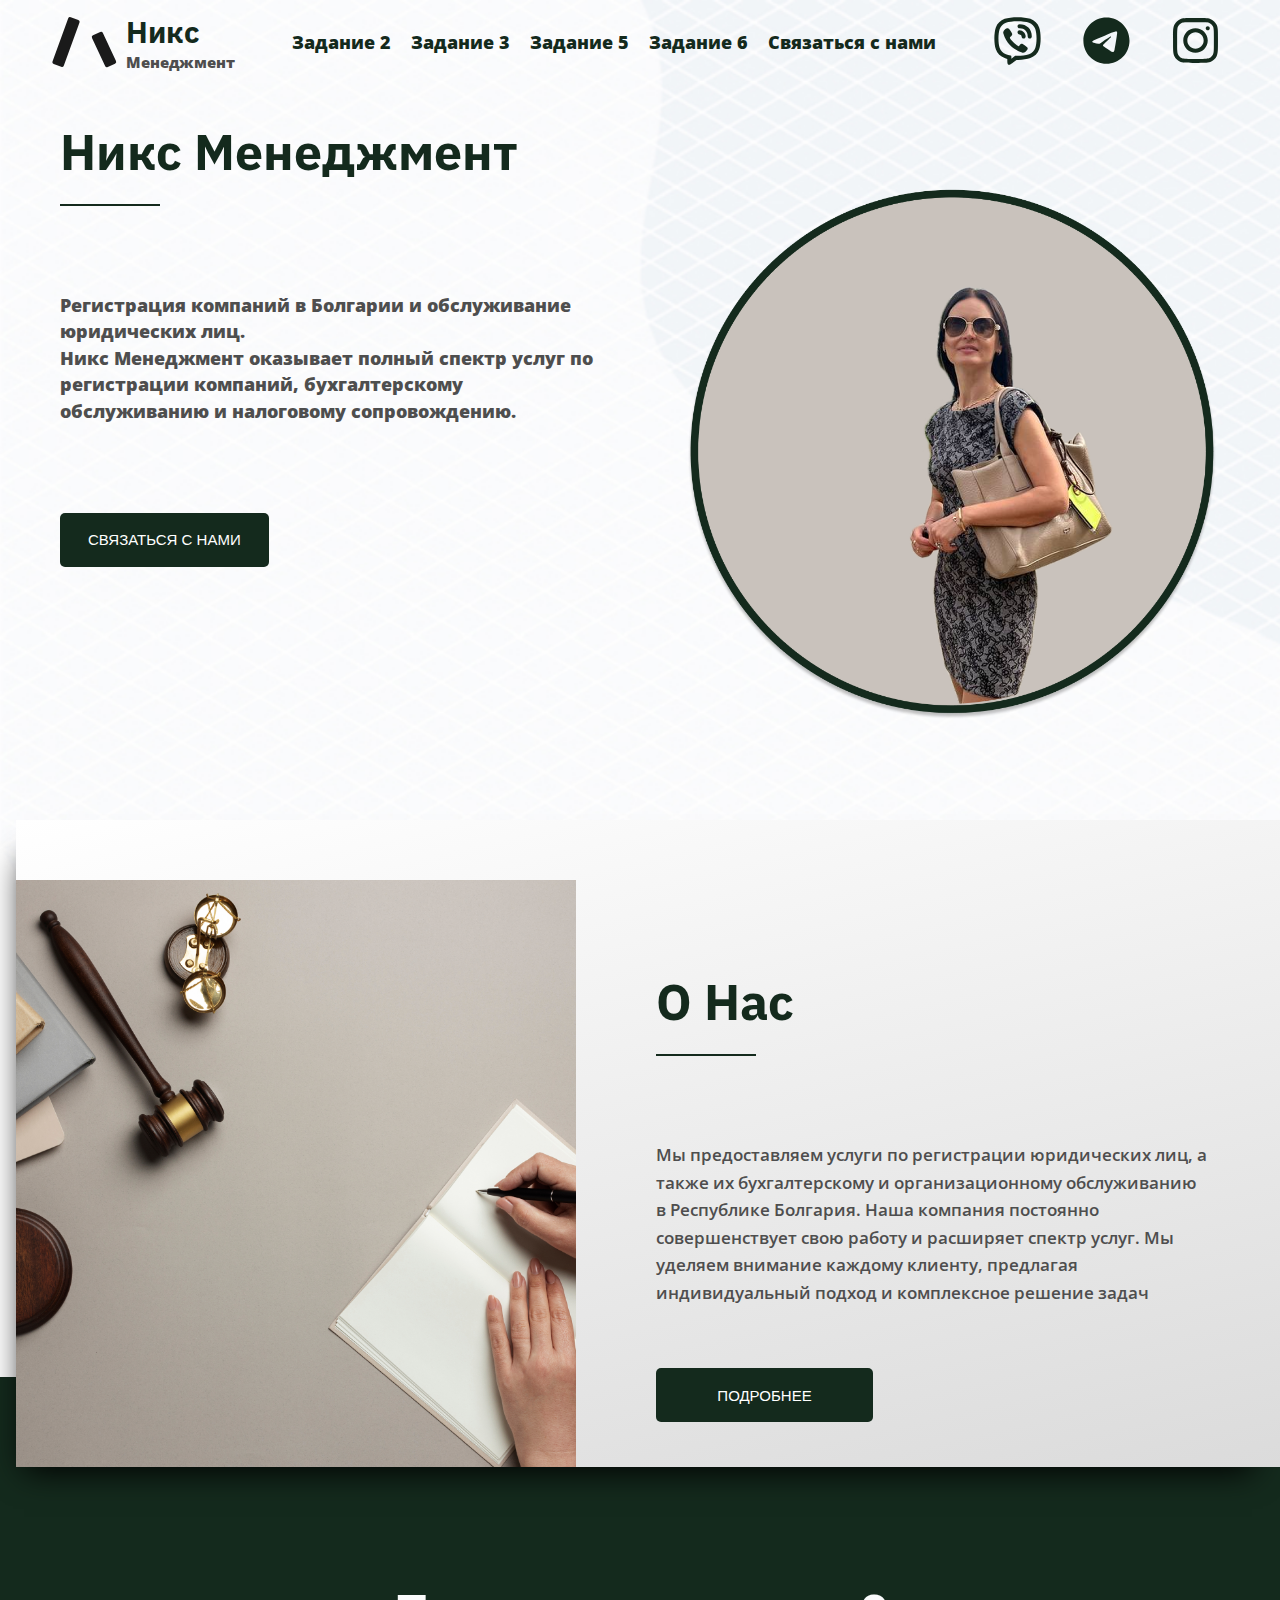
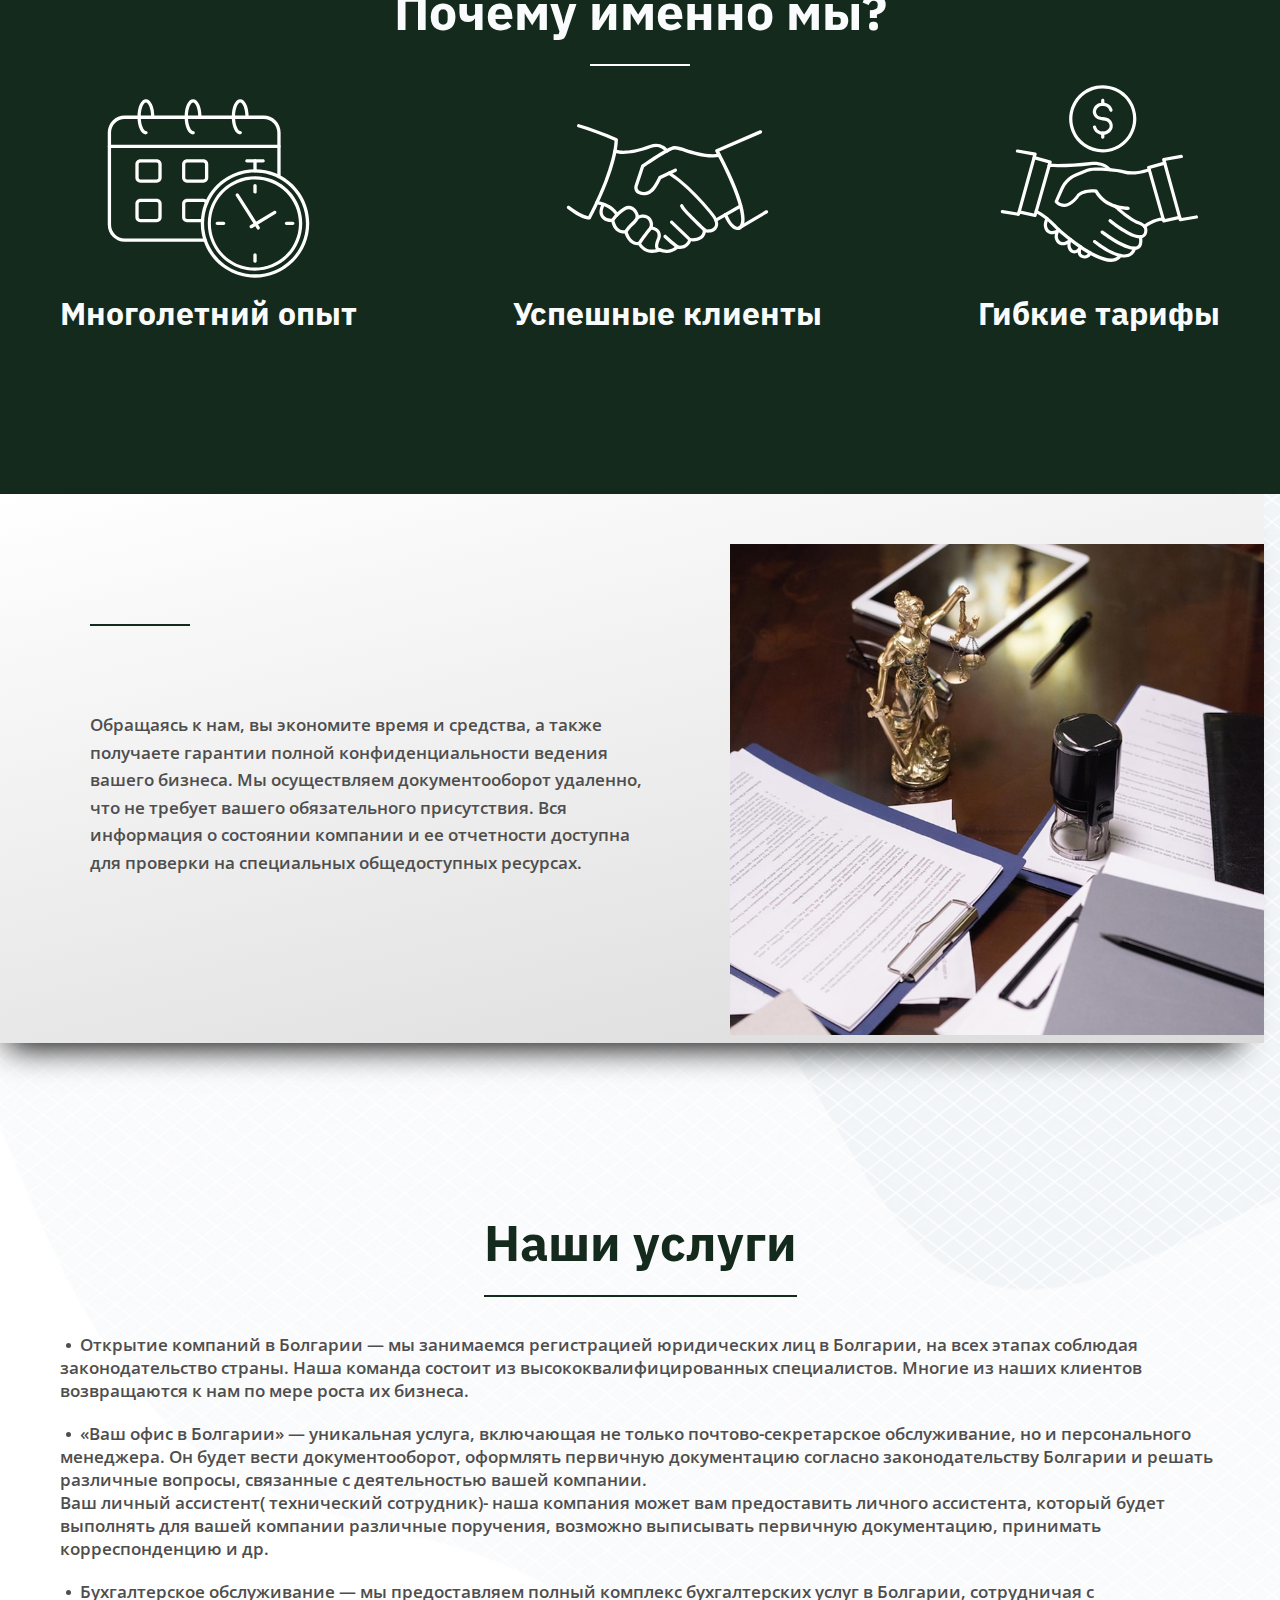
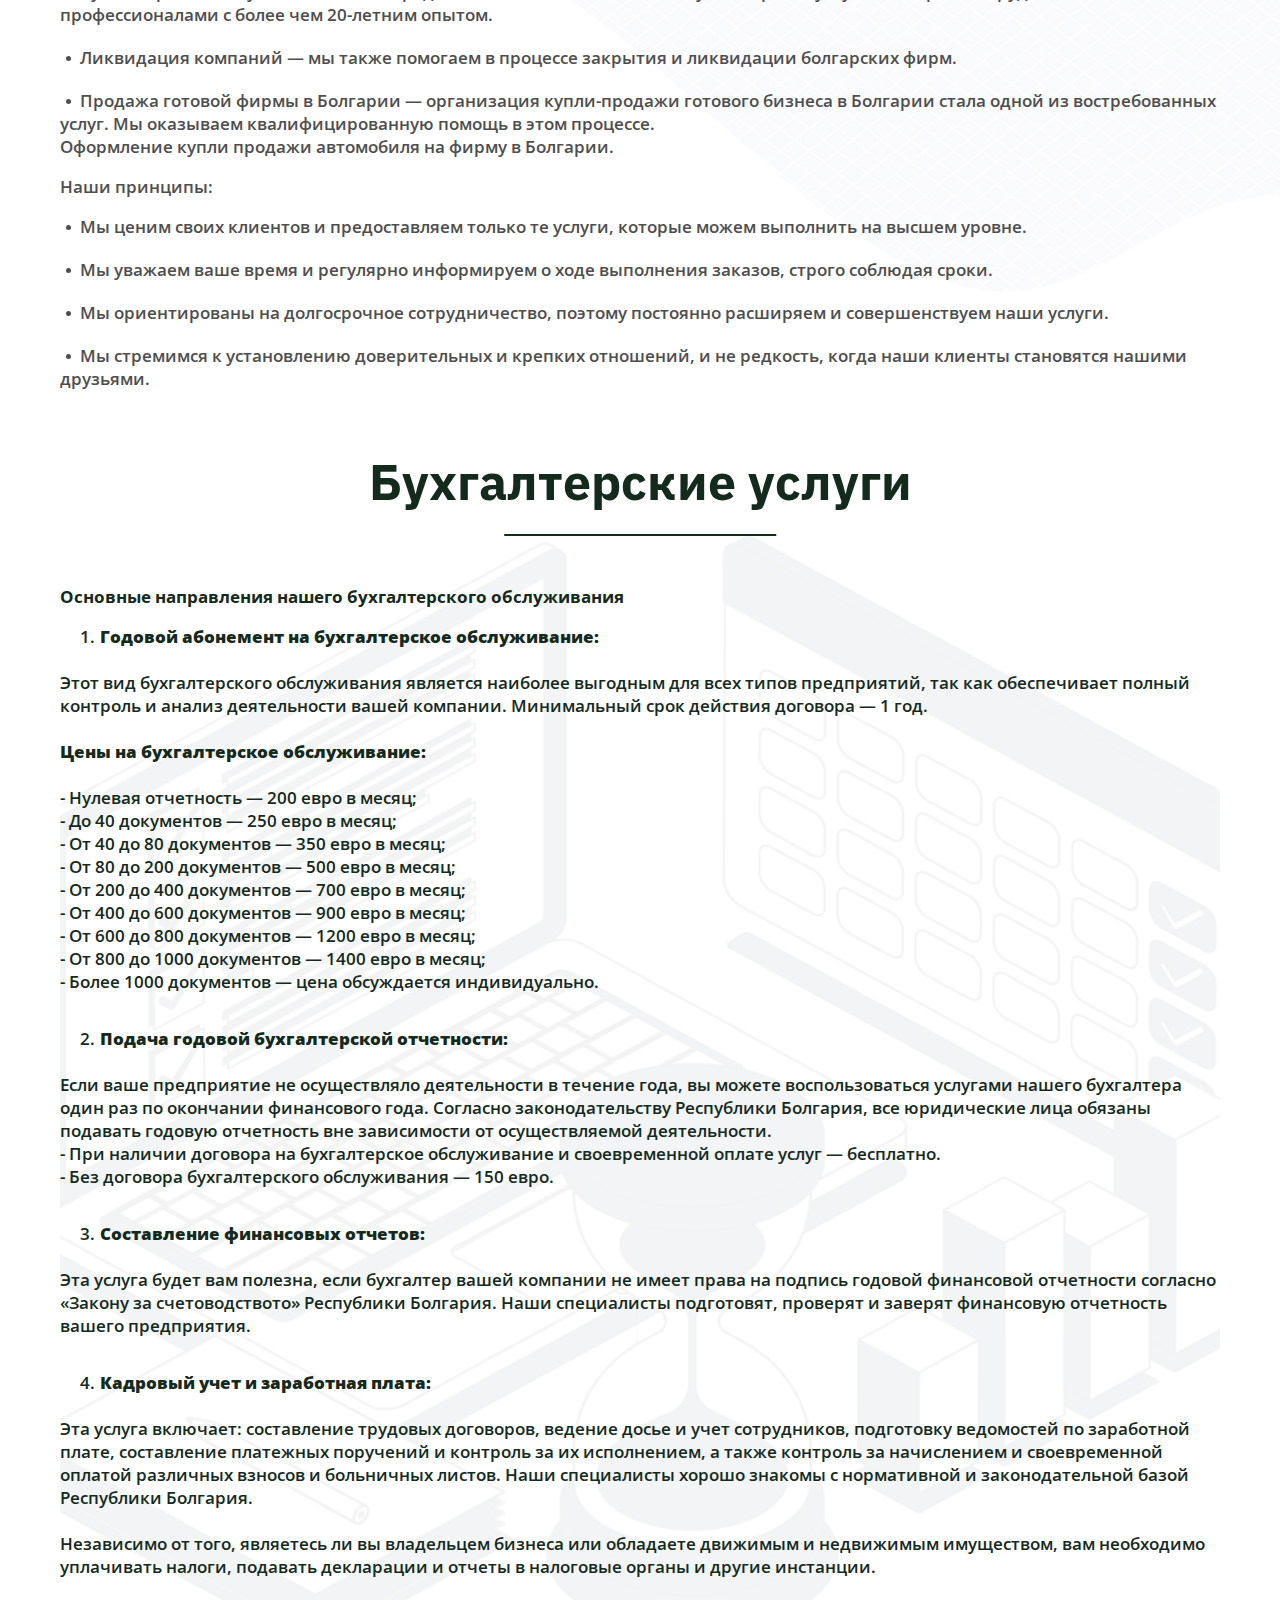
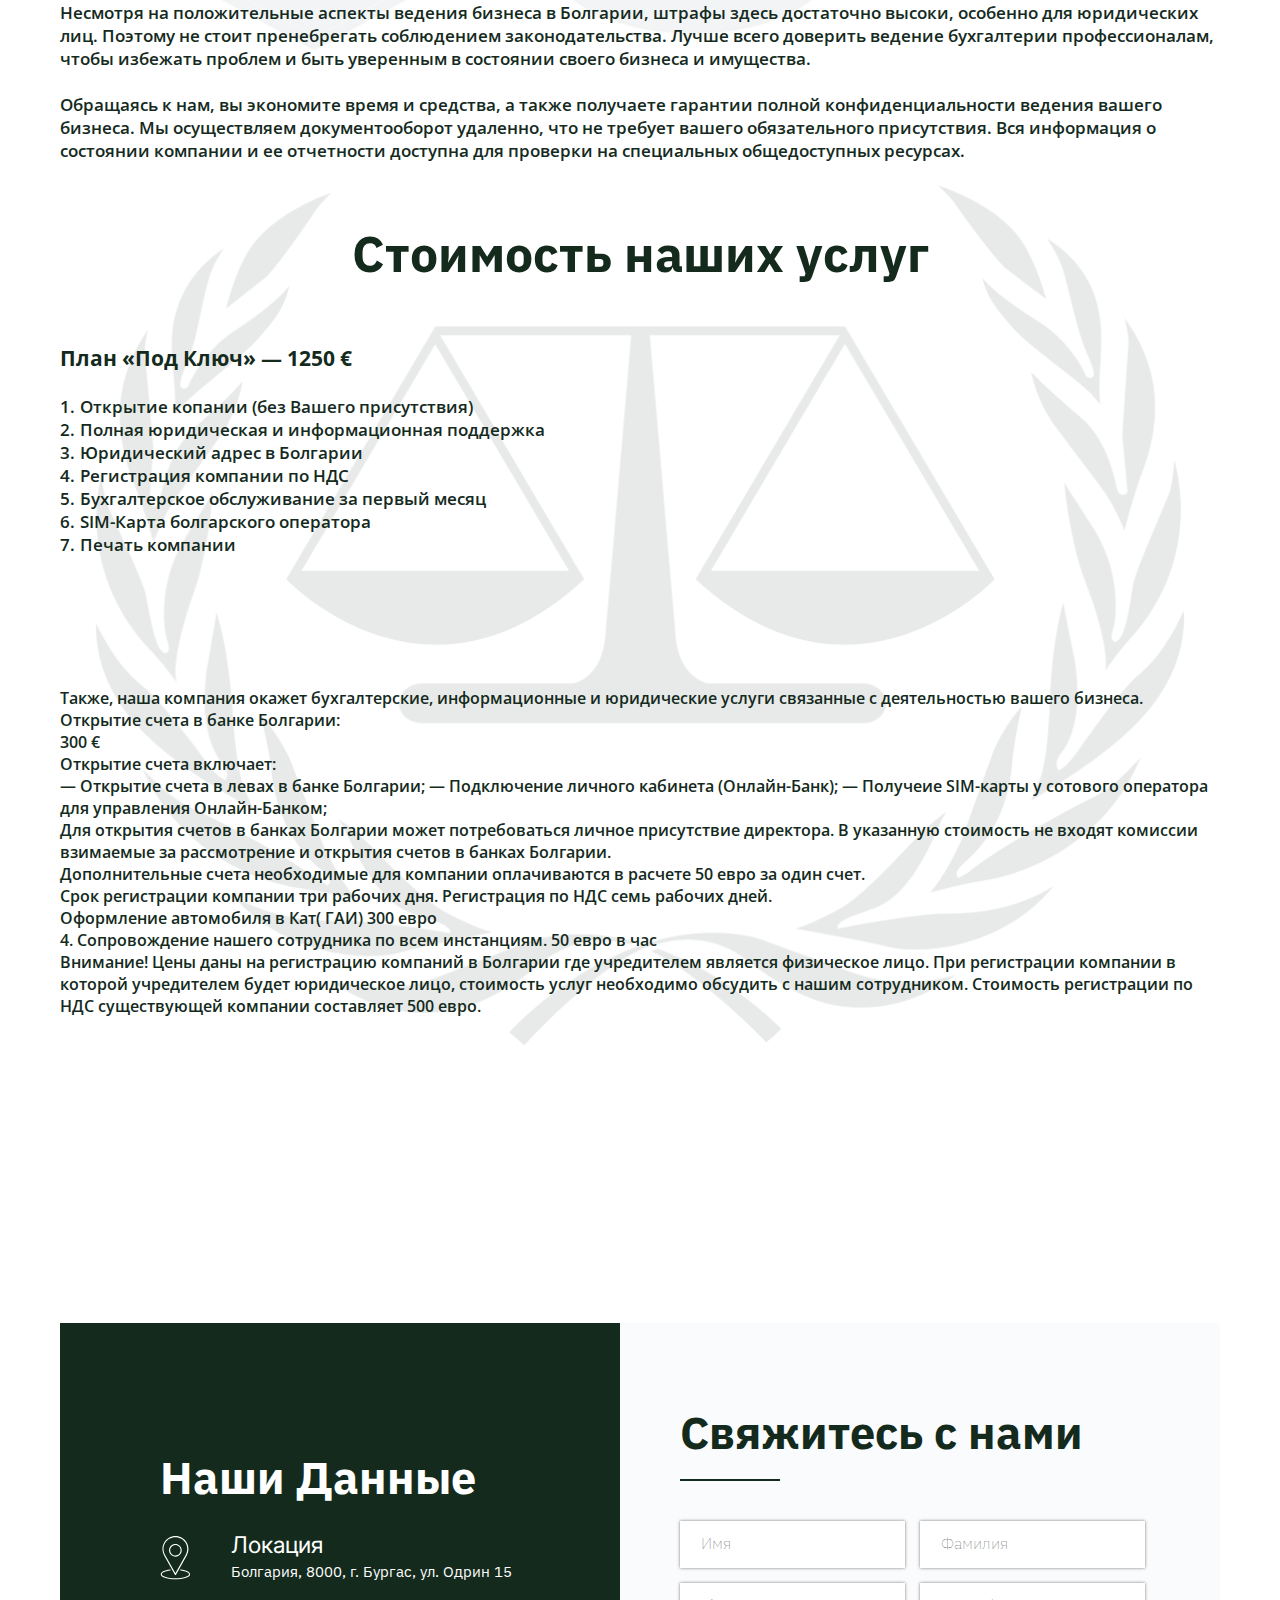
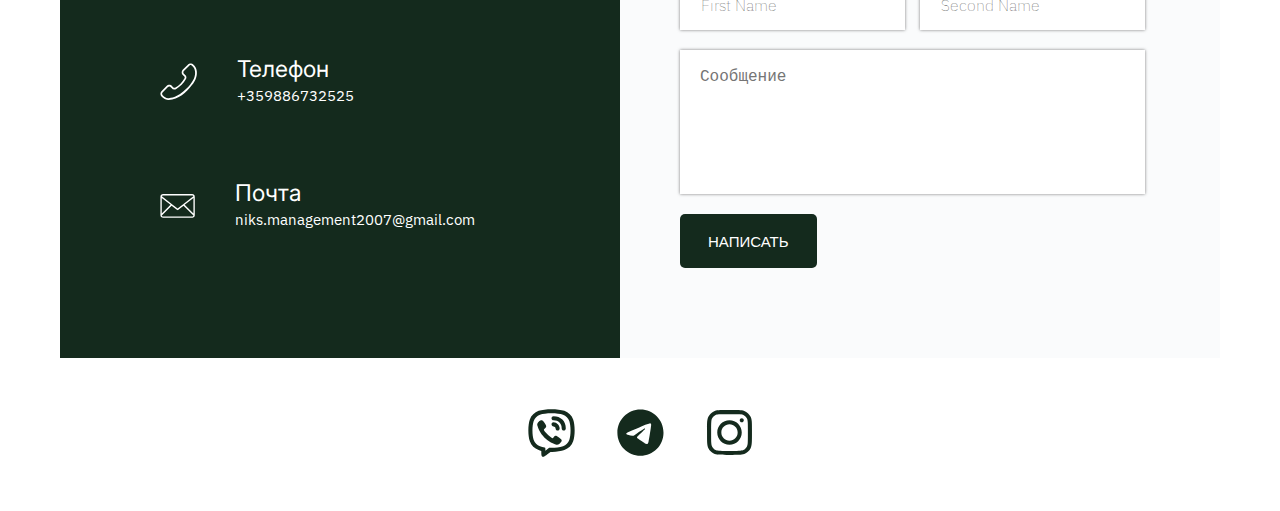
<file: index.html>
<!DOCTYPE html>
<html lang="en">
  <head>
    <meta charset="UTF-8" />
    <meta name="viewport" content="width=device-width, initial-scale=1.0" />
    <title>Document</title>
    <link rel="stylesheet" href="css/style.css" />
    <link rel="preconnect" href="https://fonts.googleapis.com" />
    <link rel="preconnect" href="https://fonts.gstatic.com" crossorigin />
    <link
      href="https://fonts.googleapis.com/css2?family=IBM+Plex+Sans:ital,wght@0,100..700;1,100..700&family=Inter:ital,opsz,wght@0,14..32,100..900;1,14..32,100..900&family=Montserrat:ital,wght@0,100..900;1,100..900&display=swap"
      rel="stylesheet"
    />
    <link rel="preconnect" href="https://fonts.googleapis.com" />
    <link rel="preconnect" href="https://fonts.gstatic.com" crossorigin />
    <link
      href="https://fonts.googleapis.com/css2?family=IBM+Plex+Sans:ital,wght@0,100..700;1,100..700&family=Inter:ital,opsz,wght@0,14..32,100..900;1,14..32,100..900&family=Montserrat:ital,wght@0,100..900;1,100..900&family=Open+Sans:ital,wght@0,300..800;1,300..800&family=Work+Sans:ital,wght@0,100..900;1,100..900&display=swap"
      rel="stylesheet"
    />
    <link
      href="https://fonts.googleapis.com/css2?family=IBM+Plex+Sans:ital,wght@0,100..700;1,100..700&family=Inter:ital,opsz,wght@0,14..32,100..900;1,14..32,100..900&family=Montserrat:ital,wght@0,100..900;1,100..900&family=Work+Sans:ital,wght@0,100..900;1,100..900&display=swap"
      rel="stylesheet"
    />
  </head>
  <body>
    <section class="first-bg" style="background-image: url(img/Pattern.jpg)">
      <header class="header">
        <div class="container">
          <div class="header__content">
            <a class="header__logo" href="index.html">
              <div class="header__logo-icon"></div>
              <div class="header__logo-text">
                <span class="header__brand-name">Никс</span>
                <span class="header__brand-subtitle">Менеджмент</span>
              </div>
            </a>
            <nav class="header__nav">
              <ul class="header__nav-list">
                <li class="header__nav-item"><a href="task2.html">Задание 2</a></li>
                <li class="header__nav-item"><a href="task3.html">Задание 3</a></li>
                <li class="header__nav-item"><a href="task5.html">Задание 5</a></li>
                <li class="header__nav-item"><a href="task6.html">Задание 6</a></li>
                <li class="header__nav-item">
                  <a href="#form">Связаться с нами</a>
                </li>
              </ul>
            </nav>
            <div class="header__social">
              <ul class="header__social-list">
                <li class="header__social-item">
                  <a href="#"
                    ><svg
                      width="49"
                      height="49"
                      viewBox="0 0 49 49"
                      fill="none"
                      xmlns="http://www.w3.org/2000/svg"
                    >
                      <path
                        d="M26.5417 8.16667C25.4141 8.16667 24.5 9.08076 24.5 10.2083C24.5 11.3359 25.4141 12.25 26.5417 12.25C29.1403 12.25 31.1471 13.1073 32.499 14.4593C33.851 15.8113 34.7083 17.8181 34.7083 20.4167C34.7083 21.5443 35.6224 22.4583 36.75 22.4583C37.8776 22.4583 38.7917 21.5443 38.7917 20.4167C38.7917 16.8902 37.6073 13.7928 35.3864 11.5719C33.1654 9.35106 30.068 8.16667 26.5417 8.16667Z"
                        fill="#142A1D"
                      />
                      <path
                        d="M10.237 16.3458C10.4703 14.5007 12.8682 11.993 14.7713 12.2713L14.7682 12.2683C16.3589 12.5705 17.6649 14.9647 18.5256 16.5425C18.667 16.8017 18.7963 17.0389 18.913 17.2412C19.4988 18.2811 19.1184 19.3348 18.5722 19.7794C18.509 19.8303 18.4428 19.8829 18.3746 19.937C17.6477 20.5141 16.7032 21.2638 16.9243 22.0161C17.3542 23.4792 22.4584 28.5833 24.9688 30.0343C25.7375 30.4786 26.3351 29.6158 26.8469 28.8769C26.9678 28.7024 27.084 28.5347 27.1965 28.3928C27.624 27.822 28.6785 27.4808 29.7161 28.0443C31.2657 28.9468 32.7255 29.9956 34.0755 31.1762C34.7496 31.7397 34.9078 32.5725 34.4407 33.4527C33.6179 35.0029 31.2382 37.0473 29.5107 36.6318C26.4935 35.9064 14.2917 31.1762 10.3724 17.4726C10.1672 16.869 10.2011 16.6149 10.2306 16.3944L10.237 16.3458Z"
                        fill="#142A1D"
                      />
                      <path
                        d="M26.5417 14.2917C25.4141 14.2917 24.5 15.2058 24.5 16.3333C24.5 17.4609 25.4141 18.375 26.5417 18.375C26.8985 18.375 27.4261 18.574 27.9053 19.0531C28.3843 19.5321 28.5833 20.0598 28.5833 20.4167C28.5833 21.5443 29.4974 22.4583 30.625 22.4583C31.7526 22.4583 32.6667 21.5443 32.6667 20.4167C32.6667 18.7318 31.8449 17.2179 30.7926 16.1657C29.7405 15.1135 28.2264 14.2917 26.5417 14.2917Z"
                        fill="#142A1D"
                      />
                      <path
                        fill-rule="evenodd"
                        clip-rule="evenodd"
                        d="M15.348 48.6554C15.4061 48.6874 15.4658 48.7166 15.5267 48.7428C16.6347 49.2193 18.0025 48.1554 20.738 46.0277L23.4791 43.8958C28.968 44.0775 33.7161 43.3572 37.387 42.0728C41.4922 40.6363 44.7198 37.4086 46.1563 33.3035C48.1359 27.6462 48.1359 17.2701 46.1563 11.6129C44.7198 7.50766 41.4922 4.27995 37.387 2.84345C30.8502 0.556167 18.0279 0.598836 11.6131 2.84345C7.50786 4.27995 4.28017 7.50766 2.84367 11.6129C0.864122 17.2701 0.864122 27.6462 2.84367 33.3035C4.28017 37.4086 7.50786 40.6363 11.6131 42.0728C12.4185 42.3546 13.3192 42.6637 14.2916 42.875C14.2916 46.3405 14.2916 48.0733 15.348 48.6554ZM18.375 42.6927V40.4064C18.375 39.9262 18.0401 39.5112 17.5705 39.4107C16.015 39.0781 14.4688 38.7459 12.9617 38.2186C10.0294 37.1926 7.72393 34.887 6.69787 31.9547C5.91818 29.7265 5.44234 26.2258 5.44234 22.4581C5.44234 18.6905 5.91818 15.1897 6.69787 12.9615C7.72393 10.0292 10.0294 7.72371 12.9617 6.69765C15.5498 5.79205 19.8391 5.23243 24.4587 5.22732C29.0778 5.22222 33.3937 5.77226 36.0382 6.69765C38.9705 7.72371 41.2761 10.0292 42.3021 12.9615C43.0818 15.1897 43.5577 18.6905 43.5577 22.4581C43.5577 26.2258 43.0818 29.7265 42.3021 31.9547C41.2761 34.887 38.9705 37.1926 36.0382 38.2186C31.686 39.7415 27.0704 39.9125 22.5071 39.7774C22.2686 39.7704 22.0349 39.8462 21.8466 39.9926L18.375 42.6927Z"
                        fill="#142A1D"
                      />
                    </svg>
                  </a>
                </li>
                <li class="header__social-item">
                  <a href="#"
                    ><svg
                      width="49"
                      height="49"
                      viewBox="0 0 49 49"
                      fill="none"
                      xmlns="http://www.w3.org/2000/svg"
                    >
                      <path
                        d="M33.8743 15.3737C33.8835 15.3737 33.8957 15.3737 33.908 15.3737C34.228 15.3737 34.5251 15.4733 34.7685 15.6448L34.7639 15.6417C34.9416 15.7964 35.061 16.0138 35.0901 16.2588V16.2634C35.1207 16.4502 35.1376 16.6646 35.1376 16.8836C35.1376 16.9831 35.1345 17.0811 35.1268 17.1791V17.1653C34.7823 20.7928 33.2878 29.5899 32.5283 33.6507C32.2067 35.3703 31.5743 35.9461 30.9618 36.0012C29.6312 36.1252 28.6206 35.1223 27.3312 34.277C25.3131 32.9525 24.1723 32.1287 22.2138 30.8378C19.9491 29.3479 21.4176 28.5257 22.7069 27.1873C23.0453 26.8352 28.9115 21.4988 29.0263 21.0149C29.0325 20.9858 29.0355 20.9536 29.0355 20.9199C29.0355 20.8005 28.9911 20.6918 28.9191 20.6091C28.8395 20.557 28.74 20.5279 28.6359 20.5279C28.567 20.5279 28.5011 20.5417 28.4399 20.5647L28.4429 20.5632C28.2408 20.6091 25.017 22.7396 18.7716 26.9546C18.0901 27.4921 17.2296 27.832 16.2925 27.8718H16.2833C14.9557 27.711 13.7506 27.4155 12.6067 26.9944L12.7201 27.0312C11.2837 26.5626 10.143 26.3161 10.241 25.5229C10.293 25.1105 10.8616 24.6883 11.9468 24.2565C18.6312 21.3441 23.0887 19.4244 25.3192 18.4975C27.7799 17.1913 30.6326 16.1164 33.6323 15.4197L33.8727 15.3722L33.8743 15.3737ZM24.3928 1.56953C11.6803 1.60016 1.38574 11.9131 1.38574 24.6302C1.38574 37.3656 11.7094 47.6908 24.4464 47.6908C37.1833 47.6908 47.507 37.3671 47.507 24.6302C47.507 11.9131 37.2124 1.60016 24.503 1.56953H24.5C24.4642 1.56953 24.4285 1.56953 24.3928 1.56953Z"
                        fill="#142A1D"
                      /></svg
                  ></a>
                </li>
                <li class="header__social-item">
                  <a href="#"
                    ><svg
                      width="49"
                      height="49"
                      viewBox="0 0 49 49"
                      fill="none"
                      xmlns="http://www.w3.org/2000/svg"
                    >
                      <path
                        fill-rule="evenodd"
                        clip-rule="evenodd"
                        d="M24.5 36.75C31.2655 36.75 36.75 31.2655 36.75 24.5C36.75 17.7345 31.2655 12.25 24.5 12.25C17.7345 12.25 12.25 17.7345 12.25 24.5C12.25 31.2655 17.7345 36.75 24.5 36.75ZM24.5 32.6667C29.0102 32.6667 32.6667 29.0102 32.6667 24.5C32.6667 19.9897 29.0102 16.3333 24.5 16.3333C19.9897 16.3333 16.3333 19.9897 16.3333 24.5C16.3333 29.0102 19.9897 32.6667 24.5 32.6667Z"
                        fill="#142A1D"
                      />
                      <path
                        d="M36.75 10.2083C35.6224 10.2083 34.7084 11.1224 34.7084 12.25C34.7084 13.3776 35.6224 14.2917 36.75 14.2917C37.8777 14.2917 38.7917 13.3776 38.7917 12.25C38.7917 11.1224 37.8777 10.2083 36.75 10.2083Z"
                        fill="#142A1D"
                      />
                      <path
                        fill-rule="evenodd"
                        clip-rule="evenodd"
                        d="M3.37679 8.73029C2.04163 11.3507 2.04163 14.781 2.04163 21.6417V27.3583C2.04163 34.2189 2.04163 37.6494 3.37679 40.2696C4.55124 42.5747 6.42525 44.4487 8.73025 45.6231C11.3507 46.9583 14.781 46.9583 21.6416 46.9583H27.3583C34.2189 46.9583 37.6493 46.9583 40.2696 45.6231C42.5746 44.4487 44.4487 42.5747 45.623 40.2696C46.9583 37.6494 46.9583 34.2189 46.9583 27.3583V21.6417C46.9583 14.781 46.9583 11.3507 45.623 8.73029C44.4487 6.42529 42.5746 4.55128 40.2696 3.37684C37.6493 2.04167 34.2189 2.04167 27.3583 2.04167H21.6416C14.781 2.04167 11.3507 2.04167 8.73025 3.37684C6.42525 4.55128 4.55124 6.42529 3.37679 8.73029ZM27.3583 6.125H21.6416C18.1439 6.125 15.7662 6.12819 13.9284 6.27833C12.1382 6.42459 11.2227 6.68971 10.584 7.01511C9.04738 7.79809 7.79804 9.04742 7.01506 10.5841C6.68966 11.2227 6.42455 12.1382 6.27829 13.9284C6.12814 15.7663 6.12496 18.144 6.12496 21.6417V27.3583C6.12496 30.8561 6.12814 33.2336 6.27829 35.0715C6.42455 36.8619 6.68966 37.7774 7.01506 38.416C7.79804 39.9526 9.04738 41.2019 10.584 41.9848C11.2227 42.3103 12.1382 42.5755 13.9284 42.7217C15.7662 42.8717 18.1439 42.875 21.6416 42.875H27.3583C30.8561 42.875 33.2336 42.8717 35.0715 42.7217C36.8618 42.5755 37.7773 42.3103 38.416 41.9848C39.9525 41.2019 41.2018 39.9526 41.9848 38.416C42.3102 37.7774 42.5754 36.8619 42.7216 35.0715C42.8717 33.2336 42.875 30.8561 42.875 27.3583V21.6417C42.875 18.144 42.8717 15.7663 42.7216 13.9284C42.5754 12.1382 42.3102 11.2227 41.9848 10.5841C41.2018 9.04742 39.9525 7.79809 38.416 7.01511C37.7773 6.68971 36.8618 6.42459 35.0715 6.27833C33.2336 6.12819 30.8561 6.125 27.3583 6.125Z"
                        fill="#142A1D"
                      /></svg
                  ></a>
                </li>
              </ul>
            </div>
          </div>
        </div>
      </header>
      <section class="hero">
        <div class="container">
          <div class="hero__content">
            <div class="hero__info">
              <h1 class="hero__title title">Никс Менеджмент</h1>
              <p class="hero__desc">
                Регистрация компаний в Болгарии и обслуживание юридических лиц.
                <br />
                Никс Менеджмент оказывает полный спектр услуг по регистрации
                компаний, бухгалтерскому обслуживанию и налоговому
                сопровождению.
              </p>
              <button class="hero__button buttom-primary">
                <a href="#form">Связаться с нами</a>
                <a href="#form"></a>
              </button>
            </div>
            <img class="hero__img" src="img/hero-img.png" alt="" />
          </div>
        </div>
      </section>
      <section id="about-us" class="about-us">
        <div class="about-us__wrapper">
          <div class="about-us__content">
            <div class="about__img">
              <img src="img/about-img (1).jpg" alt="" />
            </div>
            <div class="about-us__info">
              <h2 class="about-us__title title">О Нас</h2>
              <p class="about-us__desc">
                Мы предоставляем услуги по регистрации юридических лиц, а также
                их бухгалтерскому и организационному обслуживанию в Республике
                Болгария. Наша компания постоянно совершенствует свою работу и
                расширяет спектр услуг. Мы уделяем внимание каждому клиенту,
                предлагая индивидуальный подход и комплексное решение задач
              </p>
              <button class="about-us__button buttom-primary">
                <a href="#detail">Подробнее</a>
              </button>
            </div>
          </div>
        </div>
      </section>
    </section>

    <section class="why-us" id="why-us">
      <div class="why-us__wraper">
        <div class="container">
          <div class="why-us__content">
            <h2 class="why-us__title title">Почему именно мы?</h2>
            <div class="why-us__info">
              <div class="why-us__item">
                <svg
                  width="207"
                  height="207"
                  viewBox="0 0 207 207"
                  fill="none"
                  xmlns="http://www.w3.org/2000/svg"
                >
                  <path
                    d="M100.109 156.725H19.687C15.1975 156.72 10.8936 154.934 7.71905 151.759C4.5445 148.585 2.75848 144.281 2.75266 139.791V47.544C2.75848 43.0545 4.5445 38.7506 7.71905 35.576C10.8936 32.4015 15.1975 30.6154 19.687 30.6096H158.685C163.175 30.6154 167.479 32.4015 170.653 35.576C173.828 38.7506 175.614 43.0545 175.62 47.544V91.5865C175.62 92.0246 175.446 92.4447 175.136 92.7544C174.826 93.0641 174.406 93.2381 173.968 93.2381C173.53 93.2381 173.11 93.0641 172.8 92.7544C172.491 92.4447 172.317 92.0246 172.317 91.5865V47.544C172.311 43.9306 170.873 40.4668 168.318 37.9117C165.763 35.3566 162.299 33.9186 158.685 33.9128H19.687C16.0736 33.9186 12.6098 35.3566 10.0548 37.9117C7.49968 40.4668 6.06167 43.9306 6.05585 47.544V139.791C6.06167 143.405 7.49968 146.868 10.0548 149.423C12.6098 151.978 16.0736 153.416 19.687 153.422H100.109C100.547 153.422 100.967 153.596 101.277 153.906C101.586 154.216 101.76 154.636 101.76 155.074C101.76 155.512 101.586 155.932 101.277 156.242C100.967 156.551 100.547 156.725 100.109 156.725Z"
                    fill="white"
                  />
                  <path
                    d="M173.968 62.9808H4.40425C3.96622 62.9808 3.54613 62.8068 3.2364 62.4971C2.92666 62.1873 2.75266 61.7672 2.75266 61.3292C2.75266 60.8912 2.92666 60.4711 3.2364 60.1614C3.54613 59.8516 3.96622 59.6776 4.40425 59.6776H173.968C174.406 59.6776 174.826 59.8516 175.136 60.1614C175.446 60.4711 175.62 60.8912 175.62 61.3292C175.62 61.7672 175.446 62.1873 175.136 62.4971C174.826 62.8068 174.406 62.9808 173.968 62.9808Z"
                    fill="white"
                  />
                  <path
                    d="M88.0851 49.3937C83.2624 49.3937 79.6289 41.8624 79.6289 31.7767C79.6289 21.6909 83.2624 14.1597 88.0851 14.1597C92.9078 14.1597 96.5413 21.6909 96.5413 31.7767C96.5413 32.2147 96.3673 32.6348 96.0575 32.9445C95.7478 33.2543 95.3277 33.4283 94.8897 33.4283C94.4517 33.4283 94.0316 33.2543 93.7218 32.9445C93.4121 32.6348 93.2381 32.2147 93.2381 31.7767C93.2381 23.1884 90.2872 17.617 88.0851 17.617C85.883 17.617 82.9321 23.1664 82.9321 31.8428C82.9321 40.5191 85.9931 46.0685 88.0851 46.0685C88.5231 46.0685 88.9432 46.2425 89.253 46.5522C89.5627 46.862 89.7367 47.2821 89.7367 47.7201C89.7367 48.1581 89.5627 48.5782 89.253 48.888C88.9432 49.1977 88.5231 49.3717 88.0851 49.3717V49.3937Z"
                    fill="white"
                  />
                  <path
                    d="M40.9376 49.3937C36.1149 49.3937 32.4814 41.8624 32.4814 31.7767C32.4814 21.6909 36.1149 14.1597 40.9376 14.1597C45.7602 14.1597 49.3937 21.6909 49.3937 31.7767C49.3937 32.2147 49.2197 32.6348 48.91 32.9445C48.6003 33.2543 48.1802 33.4283 47.7421 33.4283C47.3041 33.4283 46.884 33.2543 46.5743 32.9445C46.2645 32.6348 46.0905 32.2147 46.0905 31.7767C46.0905 23.1003 43.0516 17.5509 40.9376 17.5509C38.8235 17.5509 35.7846 23.1003 35.7846 31.7767C35.7846 40.4531 38.8455 46.0024 40.9376 46.0024C41.3756 46.0024 41.7957 46.1764 42.1054 46.4862C42.4151 46.7959 42.5891 47.216 42.5891 47.654C42.5891 48.0921 42.4151 48.5121 42.1054 48.8219C41.7957 49.1316 41.3756 49.3056 40.9376 49.3056V49.3937Z"
                    fill="white"
                  />
                  <path
                    d="M135.233 49.3937C130.41 49.3937 126.776 41.8624 126.776 31.7767C126.776 21.6909 130.41 14.1597 135.233 14.1597C140.055 14.1597 143.689 21.6909 143.689 31.7767C143.689 32.2147 143.515 32.6348 143.205 32.9445C142.895 33.2543 142.475 33.4283 142.037 33.4283C141.599 33.4283 141.179 33.2543 140.869 32.9445C140.56 32.6348 140.386 32.2147 140.386 31.7767C140.386 23.1003 137.325 17.5509 135.233 17.5509C133.141 17.5509 130.08 23.1003 130.08 31.7767C130.08 40.4531 133.119 46.0024 135.233 46.0024C135.671 46.0024 136.091 46.1764 136.401 46.4862C136.71 46.7959 136.884 47.216 136.884 47.654C136.884 48.0921 136.71 48.5121 136.401 48.8219C136.091 49.1316 135.671 49.3056 135.233 49.3056V49.3937Z"
                    fill="white"
                  />
                  <path
                    d="M51.706 97.7304H35.3441C34.028 97.7305 32.7655 97.2091 31.8328 96.2806C30.9001 95.352 30.3732 94.0918 30.3673 92.7757V79.2766C30.3673 77.9567 30.8917 76.6908 31.825 75.7575C32.7583 74.8241 34.0242 74.2998 35.3441 74.2998H51.706C53.0221 74.3056 54.2823 74.8325 55.2109 75.7652C56.1394 76.6979 56.6608 77.9605 56.6607 79.2766V92.7977C56.6549 94.1079 56.1303 95.3626 55.2018 96.287C54.2732 97.2115 53.0162 97.7305 51.706 97.7304ZM35.3441 77.581C34.9003 77.581 34.4746 77.7573 34.1607 78.0712C33.8469 78.385 33.6705 78.8107 33.6705 79.2546V92.7757C33.6763 93.2157 33.8552 93.6358 34.1684 93.9449C34.4817 94.254 34.9041 94.4273 35.3441 94.4272H51.706C52.1422 94.4215 52.559 94.2457 52.8675 93.9372C53.176 93.6287 53.3518 93.2119 53.3576 92.7757V79.2766C53.3576 78.8365 53.1843 78.4141 52.8752 78.1009C52.5661 77.7877 52.146 77.6088 51.706 77.603L35.3441 77.581Z"
                    fill="white"
                  />
                  <path
                    d="M98.325 97.7304H81.9632C80.6624 97.7074 79.4223 97.1759 78.5086 96.2498C77.5948 95.3237 77.08 94.0767 77.0745 92.7757V79.2766C77.0803 77.9585 77.6065 76.696 78.5385 75.7639C79.4706 74.8318 80.7331 74.3056 82.0513 74.2998H98.4131C99.7138 74.3286 100.952 74.8656 101.861 75.7958C102.771 76.7261 103.28 77.9755 103.28 79.2766V92.7977C103.274 94.1079 102.749 95.3626 101.821 96.287C100.892 97.2115 99.6353 97.7305 98.325 97.7304ZM81.9632 77.581C81.5193 77.581 81.0936 77.7573 80.7798 78.0712C80.4659 78.385 80.2896 78.8107 80.2896 79.2546V92.7757C80.2954 93.2157 80.4742 93.6358 80.7875 93.9449C81.1007 94.254 81.5231 94.4273 81.9632 94.4272H98.325C98.763 94.4272 99.1831 94.2532 99.4928 93.9435C99.8026 93.6338 99.9766 93.2137 99.9766 92.7757V79.2766C99.9795 79.0579 99.9389 78.8407 99.8572 78.6378C99.7756 78.4349 99.6544 78.2502 99.5007 78.0945C99.3471 77.9388 99.164 77.8152 98.9622 77.7308C98.7603 77.6464 98.5438 77.603 98.325 77.603L81.9632 77.581Z"
                    fill="white"
                  />
                  <path
                    d="M51.706 137.237H35.3441C34.028 137.237 32.7655 136.715 31.8328 135.787C30.9001 134.858 30.3732 133.598 30.3673 132.282V118.761C30.3673 117.441 30.8917 116.175 31.825 115.242C32.7583 114.308 34.0242 113.784 35.3441 113.784H51.706C53.0221 113.79 54.2823 114.317 55.2109 115.249C56.1394 116.182 56.6608 117.445 56.6607 118.761V132.282C56.6607 133.596 56.1387 134.856 55.2095 135.785C54.2803 136.715 53.02 137.237 51.706 137.237ZM35.3441 117.087C34.9003 117.087 34.4746 117.263 34.1607 117.577C33.8469 117.891 33.6705 118.317 33.6705 118.761V132.282C33.6763 132.722 33.8552 133.142 34.1684 133.451C34.4817 133.76 34.9041 133.933 35.3441 133.933H51.706C52.1422 133.928 52.559 133.752 52.8675 133.443C53.176 133.135 53.3518 132.718 53.3576 132.282V118.761C53.3576 118.321 53.1843 117.898 52.8752 117.585C52.5661 117.272 52.146 117.093 51.706 117.087H35.3441Z"
                    fill="white"
                  />
                  <path
                    d="M97.5102 137.237H81.9632C80.6624 137.214 79.4223 136.682 78.5086 135.756C77.5948 134.83 77.08 133.583 77.0745 132.282V118.761C77.0803 117.443 77.6065 116.18 78.5385 115.248C79.4706 114.316 80.7331 113.79 82.0513 113.784H98.4131C99.5314 113.785 100.617 114.164 101.492 114.859C102.368 115.555 102.982 116.526 103.236 117.616C103.288 117.825 103.298 118.043 103.266 118.257C103.233 118.471 103.158 118.676 103.045 118.86C102.932 119.045 102.784 119.205 102.609 119.331C102.434 119.458 102.235 119.549 102.025 119.598C101.813 119.65 101.594 119.661 101.379 119.628C101.164 119.596 100.957 119.521 100.771 119.408C100.585 119.296 100.423 119.148 100.294 118.972C100.165 118.797 100.072 118.598 100.021 118.386C99.9405 118.019 99.7375 117.69 99.4452 117.454C99.153 117.218 98.7889 117.088 98.4131 117.087H81.9632C81.5193 117.087 81.0936 117.263 80.7798 117.577C80.4659 117.891 80.2896 118.317 80.2896 118.761V132.282C80.2954 132.722 80.4742 133.142 80.7875 133.451C81.1007 133.76 81.5231 133.933 81.9632 133.933H97.5102C97.9482 133.933 98.3683 134.107 98.6781 134.417C98.9878 134.727 99.1618 135.147 99.1618 135.585C99.1618 136.023 98.9878 136.443 98.6781 136.753C98.3683 137.063 97.9482 137.237 97.5102 137.237Z"
                    fill="white"
                  />
                  <path
                    d="M150.009 185.661C140.667 185.661 131.534 182.891 123.766 177.701C115.998 172.51 109.944 165.133 106.369 156.502C102.794 147.871 101.858 138.373 103.681 129.211C105.504 120.048 110.002 111.631 116.608 105.025C123.214 98.4191 131.631 93.9203 140.794 92.0977C149.957 90.2751 159.454 91.2105 168.085 94.7857C176.716 98.3608 184.094 104.415 189.284 112.183C194.474 119.951 197.245 129.083 197.245 138.426C197.233 150.95 192.253 162.958 183.397 171.813C174.541 180.669 162.533 185.65 150.009 185.661ZM150.009 94.4933C141.293 94.4715 132.768 97.036 125.51 101.862C118.253 106.688 112.591 113.559 109.241 121.605C105.89 129.651 105.002 138.51 106.689 147.06C108.376 155.611 112.562 163.469 118.717 169.639C124.872 175.81 132.72 180.016 141.266 181.724C149.812 183.432 158.674 182.566 166.728 179.236C174.782 175.906 181.667 170.261 186.511 163.016C191.356 155.771 193.941 147.251 193.941 138.536C193.941 126.874 189.316 115.688 181.081 107.432C172.845 99.1755 161.671 94.5224 150.009 94.4933Z"
                    fill="white"
                  />
                  <path
                    d="M150.009 192.664C139.282 192.664 128.795 189.483 119.876 183.523C110.956 177.563 104.004 169.093 99.8992 159.182C95.794 149.271 94.7199 138.366 96.8127 127.844C98.9055 117.323 104.071 107.659 111.657 100.073C119.242 92.488 128.906 87.3223 139.428 85.2295C149.949 83.1367 160.854 84.2108 170.765 88.3159C180.676 92.4211 189.147 99.373 195.107 108.292C201.066 117.212 204.247 127.698 204.247 138.426C204.23 152.805 198.51 166.591 188.342 176.759C178.174 186.927 164.389 192.647 150.009 192.664ZM150.009 87.4905C139.935 87.4905 130.087 90.4778 121.711 96.0746C113.335 101.671 106.806 109.626 102.951 118.934C99.0958 128.241 98.0871 138.482 100.052 148.363C102.018 158.243 106.869 167.319 113.992 174.442C121.116 181.566 130.192 186.417 140.072 188.382C149.952 190.348 160.194 189.339 169.501 185.484C178.808 181.629 186.763 175.1 192.36 166.724C197.957 158.348 200.944 148.5 200.944 138.426C200.927 124.922 195.555 111.977 186.006 102.428C176.458 92.8799 163.512 87.508 150.009 87.4905Z"
                    fill="white"
                  />
                  <path
                    d="M150.009 108.609C149.573 108.603 149.156 108.427 148.847 108.119C148.539 107.81 148.363 107.394 148.357 106.957V100.659C148.357 100.221 148.531 99.8012 148.841 99.4914C149.151 99.1817 149.571 99.0077 150.009 99.0077C150.447 99.0077 150.867 99.1817 151.177 99.4914C151.487 99.8012 151.661 100.221 151.661 100.659V106.957C151.661 107.395 151.487 107.815 151.177 108.125C150.867 108.435 150.447 108.609 150.009 108.609Z"
                    fill="white"
                  />
                  <path
                    d="M118.541 140.077H112.309C111.87 140.077 111.45 139.903 111.141 139.594C110.831 139.284 110.657 138.864 110.657 138.426C110.657 137.988 110.831 137.568 111.141 137.258C111.45 136.948 111.87 136.774 112.309 136.774H118.607C119.045 136.774 119.465 136.948 119.774 137.258C120.084 137.568 120.258 137.988 120.258 138.426C120.258 138.864 120.084 139.284 119.774 139.594C119.465 139.903 119.045 140.077 118.607 140.077H118.541Z"
                    fill="white"
                  />
                  <path
                    d="M150.009 177.844C149.571 177.844 149.151 177.67 148.841 177.36C148.531 177.05 148.357 176.63 148.357 176.192V169.916C148.357 169.478 148.531 169.058 148.841 168.748C149.151 168.439 149.571 168.265 150.009 168.265C150.447 168.265 150.867 168.439 151.177 168.748C151.487 169.058 151.661 169.478 151.661 169.916V176.17C151.667 176.39 151.628 176.608 151.547 176.812C151.467 177.017 151.346 177.203 151.191 177.359C151.037 177.515 150.853 177.639 150.65 177.722C150.447 177.805 150.229 177.847 150.009 177.844Z"
                    fill="white"
                  />
                  <path
                    d="M187.775 140.077H181.499C181.061 140.077 180.641 139.903 180.332 139.594C180.022 139.284 179.848 138.864 179.848 138.426C179.848 137.988 180.022 137.568 180.332 137.258C180.641 136.948 181.061 136.774 181.499 136.774H187.775C188.213 136.774 188.634 136.948 188.943 137.258C189.253 137.568 189.427 137.988 189.427 138.426C189.427 138.864 189.253 139.284 188.943 139.594C188.634 139.903 188.213 140.077 187.775 140.077Z"
                    fill="white"
                  />
                  <path
                    d="M146.111 143.336C145.759 143.318 145.421 143.187 145.149 142.963C144.876 142.738 144.682 142.433 144.596 142.09C144.51 141.748 144.536 141.387 144.67 141.061C144.804 140.734 145.039 140.459 145.34 140.276L168.903 125.94C169.28 125.712 169.732 125.643 170.159 125.748C170.587 125.854 170.955 126.124 171.182 126.501C171.41 126.878 171.479 127.33 171.374 127.757C171.268 128.185 170.998 128.553 170.621 128.78L146.97 143.138C146.708 143.284 146.41 143.353 146.111 143.336Z"
                    fill="white"
                  />
                  <path
                    d="M153.268 144.636C152.99 144.638 152.716 144.569 152.473 144.434C152.229 144.298 152.026 144.103 151.881 143.865L130.828 110.833C130.619 110.466 130.558 110.032 130.659 109.621C130.76 109.211 131.014 108.854 131.37 108.625C131.726 108.397 132.156 108.313 132.571 108.392C132.986 108.471 133.356 108.706 133.603 109.049L154.655 142.081C154.872 142.443 154.94 142.874 154.846 143.284C154.751 143.695 154.502 144.053 154.149 144.283C153.898 144.488 153.591 144.611 153.268 144.636Z"
                    fill="white"
                  />
                  <path
                    d="M150.009 87.4905C149.571 87.4905 149.151 87.3165 148.841 87.0067C148.531 86.697 148.357 86.2769 148.357 85.8389V75.9293C148.357 75.4913 148.531 75.0712 148.841 74.7614C149.151 74.4517 149.571 74.2777 150.009 74.2777C150.447 74.2777 150.867 74.4517 151.177 74.7614C151.487 75.0712 151.661 75.4913 151.661 75.9293V85.8829C151.658 86.0969 151.613 86.3083 151.528 86.5049C151.444 86.7015 151.321 86.8795 151.168 87.0288C151.014 87.1781 150.833 87.2957 150.634 87.3749C150.435 87.4541 150.223 87.4934 150.009 87.4905Z"
                    fill="white"
                  />
                  <path
                    d="M158.113 77.5809H141.905C141.467 77.5809 141.047 77.4069 140.737 77.0972C140.427 76.7874 140.253 76.3673 140.253 75.9293C140.253 75.4913 140.427 75.0712 140.737 74.7614C141.047 74.4517 141.467 74.2777 141.905 74.2777H158.113C158.551 74.2777 158.971 74.4517 159.281 74.7614C159.59 75.0712 159.764 75.4913 159.764 75.9293C159.764 76.3673 159.59 76.7874 159.281 77.0972C158.971 77.4069 158.551 77.5809 158.113 77.5809Z"
                    fill="white"
                  />
                </svg>
                <span class="why-us__item-name">Многолетний опыт</span>
              </div>
              <div class="why-us__item">
                <svg
                  width="207"
                  height="207"
                  viewBox="0 0 207 207"
                  fill="none"
                  xmlns="http://www.w3.org/2000/svg"
                >
                  <path
                    d="M59.4575 68.9926C56.3442 69.1679 53.2292 68.68 50.3186 67.5612C50.1235 67.4674 49.949 67.3355 49.8054 67.1735C49.6618 67.0114 49.5519 66.8223 49.4822 66.6173C49.4125 66.4122 49.3843 66.1954 49.3994 65.9794C49.4145 65.7633 49.4724 65.5525 49.5699 65.3591C49.7645 64.9693 50.1033 64.6707 50.5145 64.5268C50.9257 64.3828 51.3769 64.4049 51.772 64.5884C51.9482 64.5884 61.8358 68.9926 86.4556 59.7437C89.5356 58.4975 92.9445 58.3192 96.1377 59.2373C99.331 60.1553 102.125 62.1168 104.073 64.8086C104.208 64.9777 104.31 65.172 104.371 65.3803C104.431 65.5887 104.451 65.8069 104.427 66.0226C104.404 66.2384 104.338 66.4474 104.234 66.6377C104.129 66.828 103.989 66.9959 103.819 67.1318C103.65 67.2677 103.456 67.369 103.248 67.4298C103.039 67.4907 102.821 67.5099 102.605 67.4864C102.39 67.4628 102.181 67.3971 101.99 67.2928C101.8 67.1885 101.632 67.0477 101.496 66.8786C99.9839 64.7263 97.783 63.1541 95.2567 62.4214C92.7304 61.6887 90.0297 61.8395 87.6007 62.8487C74.498 67.7374 65.3372 68.9926 59.4575 68.9926Z"
                    fill="white"
                  />
                  <path
                    d="M79.9593 110.349C78.058 110.328 76.1824 109.908 74.454 109.115C72.8399 108.38 71.5554 107.073 70.8478 105.446C70.1403 103.82 70.06 101.989 70.6223 100.307L77.0745 80.7079C77.186 80.3706 77.402 80.0776 77.6911 79.8711C80.3336 78.0214 103.61 61.7917 110.084 61.109C112.639 60.8227 116.449 62.0559 121.756 63.7516C130.762 66.6364 143.116 70.5782 155.14 68.7504C155.572 68.6873 156.011 68.7978 156.362 69.0578C156.713 69.3177 156.946 69.706 157.012 70.1377C157.046 70.3533 157.037 70.5736 156.986 70.7858C156.935 70.998 156.842 71.1979 156.713 71.3741C156.584 71.5502 156.421 71.699 156.235 71.8118C156.048 71.9247 155.84 71.9994 155.624 72.0316C142.83 73.9474 130.08 69.8294 120.743 66.9006C117.444 65.5789 113.974 64.7336 110.437 64.3902C106.231 64.8306 90.1551 75.2026 80.0474 82.2494L73.7713 101.298C73.4771 102.201 73.5229 103.181 73.9 104.052C74.2771 104.924 74.9596 105.628 75.8193 106.032C79.4748 107.684 84.8921 107.992 89.9349 100.021C91.6298 97.4566 93.1032 94.7529 94.3392 91.9388C94.4926 91.5546 94.7828 91.2408 95.154 91.0579L110.635 83.6808C111.029 83.4915 111.483 83.4663 111.895 83.6108C112.308 83.7553 112.647 84.0577 112.837 84.4516C112.934 84.6463 112.991 84.8584 113.004 85.0754C113.018 85.2924 112.988 85.5099 112.916 85.7151C112.844 85.9203 112.732 86.1091 112.586 86.2702C112.44 86.4314 112.263 86.5618 112.066 86.6537L97.0698 93.9207C95.8073 96.7005 94.3349 99.3802 92.6656 101.936C88.4815 108.609 83.6809 110.349 79.9593 110.349Z"
                    fill="white"
                  />
                  <path
                    d="M52.9832 131.445C52.6839 131.444 52.3905 131.361 52.1345 131.206C51.8785 131.051 51.6695 130.829 51.5298 130.564C46.597 121.051 32.7897 119.311 32.6576 119.289C32.2225 119.24 31.825 119.019 31.5524 118.676C31.2799 118.334 31.1546 117.897 31.2042 117.462C31.2285 117.245 31.2961 117.035 31.403 116.845C31.5098 116.655 31.6538 116.488 31.8263 116.355C31.9988 116.221 32.1963 116.124 32.4072 116.068C32.6181 116.012 32.838 115.999 33.0539 116.03C33.6926 116.03 48.7331 117.99 54.4586 129.045C54.647 129.432 54.6789 129.877 54.5477 130.287C54.4164 130.697 54.1321 131.041 53.7539 131.247C53.5142 131.367 53.2513 131.435 52.9832 131.445Z"
                    fill="white"
                  />
                  <path
                    d="M60.1621 148.6C57.7156 148.595 55.3255 147.865 53.2947 146.5C51.264 145.136 49.684 143.2 48.7551 140.936C48.0452 139.382 47.499 137.759 47.1255 136.092C46.9429 135.755 46.8882 135.364 46.9714 134.99C47.0195 134.6 47.2072 134.24 47.4999 133.977C50.7828 129.075 55.1539 124.998 60.2722 122.064C61.8367 121.095 63.6697 120.652 65.5038 120.799C67.338 120.945 69.0773 121.674 70.4681 122.879C73.6612 125.499 75.7092 130.52 74.8723 133.405C73.4903 136.093 71.5804 138.475 69.2569 140.408C66.9563 142.372 65.0119 144.719 63.5094 147.344C63.4193 147.614 63.2601 147.856 63.0476 148.045C62.8351 148.235 62.5767 148.365 62.2982 148.423C61.5956 148.566 60.8786 148.625 60.1621 148.6ZM50.3847 135.585C50.7211 136.94 51.1857 138.26 51.772 139.527C52.449 141.322 53.6813 142.853 55.2894 143.899C56.8975 144.945 58.7976 145.45 60.7127 145.34C62.395 142.657 64.4486 140.225 66.8126 138.117C68.6981 136.478 70.3242 134.563 71.6352 132.436C71.6463 131.113 71.3591 129.804 70.7948 128.607C70.2306 127.41 69.4039 126.355 68.3761 125.521C67.4873 124.714 66.3538 124.228 65.1564 124.14C63.959 124.052 62.7667 124.368 61.7697 125.037C57.2487 127.678 53.3623 131.278 50.3847 135.585Z"
                    fill="white"
                  />
                  <path
                    d="M47.0594 137.06C45.7034 137.107 44.349 136.929 43.0516 136.532C41.4712 136.117 40.0102 135.337 38.7863 134.255C37.5624 133.172 36.6096 131.818 36.0048 130.3C34.0889 124.905 37.7885 118.871 37.9647 118.607C38.1983 118.236 38.5696 117.973 38.9971 117.876C39.4245 117.779 39.873 117.855 40.2439 118.089C40.6147 118.323 40.8776 118.694 40.9746 119.121C41.0717 119.549 40.995 119.997 40.7614 120.368C40.7614 120.368 37.7224 125.323 39.1318 129.177C39.5798 130.196 40.2553 131.099 41.1066 131.817C41.9578 132.534 42.9622 133.048 44.0425 133.317C45.4669 133.755 46.9688 133.883 48.4468 133.691C48.868 133.673 49.2803 133.817 49.599 134.093C49.9177 134.369 50.1188 134.756 50.161 135.176C50.2032 135.595 50.0834 136.015 49.8261 136.349C49.5688 136.683 49.1935 136.906 48.7771 136.972C48.2067 137.035 47.6332 137.064 47.0594 137.06Z"
                    fill="white"
                  />
                  <path
                    d="M73.463 160.337C71.4556 160.251 69.5053 159.643 67.8035 158.575C62.6065 155.602 60.3383 147.565 60.2502 147.234C60.1334 146.811 60.1896 146.358 60.4064 145.976C60.6232 145.594 60.9829 145.314 61.4063 145.197C61.8297 145.081 62.2822 145.137 62.6642 145.354C63.0462 145.57 63.3265 145.93 63.4433 146.353C63.4433 146.353 65.4252 153.4 69.4551 155.712C70.8141 156.722 72.5089 157.171 74.1897 156.968C75.533 155.03 81.743 146.133 85.0021 142.544C86.2133 141.245 86.0591 137.611 84.0772 135.079C82.0953 132.546 78.2856 131.996 73.9915 134.33C73.6069 134.52 73.1639 134.555 72.7541 134.428C72.3443 134.301 71.9989 134.022 71.7893 133.647C71.586 133.267 71.5413 132.822 71.6651 132.41C71.7889 131.997 72.0711 131.65 72.45 131.445C78.1755 128.34 83.4606 128.957 86.7418 133.075C89.5605 136.686 89.8908 142.169 87.4905 144.812C84.0332 148.578 76.7882 159.104 76.7221 159.214C76.6162 159.349 76.4983 159.474 76.3698 159.588C75.5016 160.132 74.486 160.394 73.463 160.337Z"
                    fill="white"
                  />
                  <path
                    d="M88.0851 167.934C85.0707 167.96 82.1125 167.118 79.563 165.509C77.0135 163.901 74.9802 161.593 73.7052 158.861C73.5636 158.46 73.5823 158.02 73.7575 157.632C73.9327 157.244 74.2508 156.939 74.6455 156.78C75.0402 156.621 75.481 156.62 75.8761 156.778C76.2712 156.936 76.5901 157.241 76.7662 157.628C76.9423 158.025 80.6199 166.437 91.8287 164.235C90.4194 162.033 90.7056 158.531 92.6655 153.995C93.2098 153.068 93.5238 152.025 93.5813 150.952C93.6388 149.879 93.438 148.808 92.9959 147.829C91.3222 145.032 86.6537 144.57 86.6097 144.57C86.1734 144.53 85.7698 144.322 85.4857 143.988C85.2016 143.655 85.0596 143.223 85.0902 142.786C85.1348 142.352 85.3452 141.952 85.6774 141.669C86.0096 141.385 86.4382 141.241 86.8739 141.266C87.1382 141.266 93.2601 141.861 95.8146 146.133C96.5533 147.551 96.9298 149.129 96.9106 150.727C96.8914 152.326 96.4771 153.895 95.7045 155.294C93.6785 160.007 94.2731 161.9 94.6034 162.451C94.7389 162.665 94.9194 162.847 95.1324 162.984C95.3454 163.12 95.5857 163.209 95.8366 163.244C96.216 163.271 96.5743 163.428 96.8511 163.689C97.128 163.95 97.3063 164.298 97.3561 164.675C97.4132 165.046 97.3388 165.425 97.1457 165.747C96.9527 166.069 96.6531 166.313 96.299 166.437C93.6672 167.403 90.8887 167.91 88.0851 167.934Z"
                    fill="white"
                  />
                  <path
                    d="M102.707 167.912C100.066 167.924 97.4522 167.368 95.0439 166.283C94.8506 166.187 94.6783 166.054 94.5369 165.891C94.3956 165.728 94.288 165.538 94.2204 165.333C94.1528 165.129 94.1265 164.912 94.1431 164.697C94.1598 164.482 94.2189 164.273 94.3172 164.081C94.5152 163.694 94.8572 163.402 95.2692 163.266C95.6813 163.13 96.1304 163.161 96.5193 163.354C99.1055 164.566 101.998 164.967 104.817 164.503C107.635 164.04 110.247 162.733 112.309 160.755C112.514 160.57 112.762 160.437 113.031 160.368C113.299 160.299 113.58 160.296 113.85 160.359C114.945 160.665 116.091 160.746 117.218 160.596C118.345 160.447 119.43 160.071 120.408 159.49C121.386 158.91 122.235 158.137 122.906 157.219C123.577 156.301 124.054 155.257 124.31 154.149C124.427 153.765 124.678 153.436 125.018 153.221C125.358 153.007 125.763 152.922 126.16 152.982C126.16 152.982 132.766 153.995 136.312 150.956C137.147 150.19 137.798 149.246 138.217 148.194C138.637 147.141 138.813 146.008 138.734 144.878C138.731 144.659 138.772 144.442 138.856 144.24C138.939 144.038 139.063 143.855 139.22 143.703C139.377 143.55 139.563 143.431 139.767 143.353C139.971 143.275 140.189 143.239 140.408 143.248C140.729 143.253 141.041 143.352 141.307 143.532C141.573 143.712 141.781 143.965 141.905 144.261C143.204 144.466 144.526 144.466 145.825 144.261C146.626 144.196 147.404 143.967 148.113 143.588C148.821 143.21 149.444 142.689 149.943 142.059C150.386 141.492 150.708 140.839 150.89 140.142C151.072 139.446 151.109 138.719 151 138.007C150.515 134.572 148.049 131.401 145.362 128.208C133.559 114.246 120.412 99.8885 104.183 89.4945C103.838 89.2571 103.595 88.8994 103.502 88.4918C103.408 88.0842 103.47 87.6563 103.676 87.2923C103.914 86.9476 104.273 86.7058 104.682 86.6158C105.091 86.5259 105.518 86.5945 105.878 86.8079C122.46 97.4221 135.827 112 147.719 126.16C150.736 129.749 153.51 133.317 154.127 137.633C154.303 138.795 154.24 139.98 153.94 141.116C153.641 142.252 153.113 143.315 152.387 144.239C151.625 145.171 150.686 145.943 149.624 146.51C148.562 147.077 147.398 147.428 146.199 147.543C144.737 147.723 143.258 147.723 141.795 147.543C141.375 149.828 140.177 151.898 138.404 153.4C135.105 155.742 131.062 156.792 127.041 156.351C126.096 158.965 124.239 161.149 121.811 162.501C119.382 163.853 116.547 164.281 113.828 163.706C110.76 166.42 106.804 167.917 102.707 167.912Z"
                    fill="white"
                  />
                  <path
                    d="M113.388 163.574C113.03 163.576 112.682 163.46 112.397 163.244C108.03 159.987 103.874 156.456 99.9546 152.673C99.7988 152.522 99.675 152.34 99.5904 152.14C99.5058 151.939 99.4623 151.724 99.4623 151.506C99.4623 151.289 99.5058 151.073 99.5904 150.873C99.675 150.673 99.7988 150.491 99.9546 150.339C100.264 150.03 100.684 149.856 101.122 149.856C101.559 149.856 101.979 150.03 102.289 150.339C106.104 154.005 110.142 157.432 114.379 160.601C114.656 160.809 114.861 161.099 114.964 161.43C115.067 161.761 115.064 162.116 114.954 162.445C114.845 162.774 114.634 163.06 114.353 163.262C114.072 163.465 113.734 163.574 113.388 163.574Z"
                    fill="white"
                  />
                  <path
                    d="M125.896 156.219C125.475 156.218 125.072 156.052 124.773 155.757L106.737 138.58C106.536 138.449 106.365 138.276 106.238 138.073C106.11 137.87 106.028 137.641 105.998 137.403C105.968 137.165 105.99 136.923 106.062 136.694C106.135 136.465 106.257 136.255 106.419 136.078C106.582 135.901 106.781 135.762 107.002 135.67C107.224 135.577 107.463 135.535 107.703 135.544C107.943 135.554 108.178 135.616 108.391 135.726C108.605 135.835 108.792 135.99 108.939 136.18L126.975 153.378C127.284 153.688 127.458 154.108 127.458 154.545C127.458 154.983 127.284 155.403 126.975 155.712C126.687 156.005 126.304 156.184 125.896 156.219Z"
                    fill="white"
                  />
                  <path
                    d="M140.43 146.552C140.014 146.55 139.613 146.393 139.307 146.111C139.307 146.111 130.696 138.007 126.38 133.515L124.486 131.555C120.633 127.613 117.307 124.2 116.206 121.469C116.113 121.268 116.061 121.049 116.055 120.827C116.049 120.605 116.089 120.384 116.171 120.178C116.254 119.972 116.378 119.785 116.535 119.628C116.693 119.471 116.88 119.349 117.087 119.267C117.289 119.177 117.507 119.128 117.728 119.124C117.949 119.119 118.169 119.159 118.375 119.242C118.58 119.324 118.767 119.446 118.924 119.602C119.081 119.758 119.205 119.943 119.289 120.148C120.17 122.35 123.429 125.631 126.887 129.177L128.802 131.159C133.075 135.563 141.531 143.557 141.597 143.623C141.84 143.849 142.01 144.142 142.084 144.466C142.158 144.79 142.133 145.128 142.011 145.437C141.89 145.746 141.679 146.012 141.404 146.199C141.13 146.386 140.806 146.486 140.474 146.486L140.43 146.552Z"
                    fill="white"
                  />
                  <path
                    d="M151.947 136.818C151.656 136.815 151.371 136.736 151.12 136.59C150.869 136.443 150.661 136.233 150.515 135.981C150.309 135.607 150.257 135.166 150.373 134.754C150.488 134.342 150.761 133.992 151.132 133.779L175.862 119.576C176.239 119.38 176.676 119.335 177.085 119.449C177.494 119.564 177.844 119.829 178.064 120.192C178.265 120.568 178.313 121.007 178.199 121.417C178.084 121.828 177.815 122.178 177.447 122.394L152.784 136.532C152.539 136.708 152.248 136.808 151.947 136.818Z"
                    fill="white"
                  />
                  <path
                    d="M24.9501 134.55C22.9462 134.55 16.2517 133.647 3.3913 123.716C3.07403 123.453 2.86811 123.079 2.81499 122.671C2.76188 122.262 2.86551 121.849 3.10502 121.513C3.23019 121.335 3.3895 121.183 3.57375 121.066C3.75801 120.949 3.96356 120.87 4.17853 120.833C4.39351 120.797 4.61366 120.803 4.82627 120.851C5.03888 120.9 5.23974 120.99 5.41726 121.117C16.2958 129.529 22.3296 130.983 24.3556 131.225C27.8129 124.618 49.0414 83.0643 50.5609 55.868C38.7835 50.4726 26.633 45.9318 14.2037 42.2809C13.9939 42.2227 13.7979 42.1232 13.6272 41.988C13.4564 41.8528 13.3146 41.6849 13.2099 41.4939C13.1052 41.303 13.0398 41.0931 13.0176 40.8765C12.9954 40.6599 13.0169 40.441 13.0807 40.2329C13.2079 39.8164 13.4945 39.4671 13.8781 39.2609C14.2616 39.0547 14.7111 39.0083 15.1286 39.1318C28.0972 42.8957 40.7595 47.6441 53.0052 53.3355C53.2884 53.48 53.5252 53.7011 53.6888 53.9736C53.8523 54.2462 53.9359 54.5592 53.9301 54.877C52.8511 85.0682 27.8569 131.687 26.7779 133.669C26.6545 133.893 26.4809 134.085 26.2707 134.23C26.0605 134.375 25.8196 134.47 25.5667 134.506C25.3633 134.542 25.1566 134.557 24.9501 134.55Z"
                    fill="white"
                  />
                  <path
                    d="M173.638 145.076C173.057 145.068 172.48 144.987 171.92 144.834C167.516 143.601 163.112 138.228 159.919 130.212C159.758 129.803 159.766 129.347 159.942 128.944C160.117 128.542 160.446 128.225 160.854 128.065C161.263 127.904 161.719 127.912 162.122 128.088C162.524 128.264 162.841 128.592 163.001 129.001C166.239 137.215 170.313 140.936 172.801 141.641C173.05 141.754 173.32 141.813 173.594 141.813C173.867 141.813 174.138 141.754 174.386 141.641C184.384 135.739 165.578 92.4453 151.308 66.5483C151.217 66.3362 151.169 66.1076 151.169 65.8766C151.169 65.6456 151.217 65.4171 151.308 65.205C151.379 64.9872 151.496 64.7876 151.652 64.6202C151.808 64.4528 151.999 64.3216 152.211 64.236L195.791 45.3418C195.992 45.2509 196.209 45.201 196.429 45.1951C196.649 45.1891 196.868 45.2273 197.073 45.3073C197.278 45.3874 197.465 45.5076 197.623 45.661C197.781 45.8144 197.907 45.9979 197.993 46.2006C198.171 46.6066 198.18 47.0664 198.019 47.4792C197.858 47.892 197.54 48.2241 197.134 48.4027L155.294 66.5703C161.9 78.66 191.431 135.563 176.434 144.393C175.617 144.956 174.622 145.199 173.638 145.076Z"
                    fill="white"
                  />
                  <path
                    d="M175.377 144.504C175.013 144.507 174.657 144.388 174.366 144.168C174.076 143.947 173.866 143.637 173.771 143.285C173.675 142.933 173.699 142.559 173.838 142.222C173.977 141.884 174.224 141.603 174.541 141.421L201.759 125.367C202.133 125.169 202.568 125.121 202.977 125.231C203.386 125.342 203.737 125.603 203.961 125.962C204.164 126.335 204.216 126.772 204.105 127.182C203.994 127.592 203.73 127.944 203.366 128.164L176.17 144.261C175.93 144.407 175.658 144.491 175.377 144.504Z"
                    fill="white"
                  />
                </svg>
                <span class="why-us__item-name">Успешные клиенты</span>
              </div>
              <div class="why-us__item">
                <svg
                  width="199"
                  height="177"
                  viewBox="0 0 199 177"
                  fill="none"
                  xmlns="http://www.w3.org/2000/svg"
                >
                  <path
                    d="M102.742 67.4118C96.0926 67.4118 89.5925 65.4397 84.0639 61.745C78.5353 58.0503 74.2267 52.7989 71.683 46.6552C69.1394 40.5114 68.4749 33.7512 69.7737 27.2298C71.0726 20.7084 74.2763 14.7186 78.9797 10.0182C83.6832 5.31779 89.675 2.11788 96.1972 0.823241C102.72 -0.471402 109.479 0.197383 115.621 2.745C121.764 5.29262 127.012 9.60461 130.703 15.1356C134.394 20.6665 136.362 27.1679 136.358 33.8174C136.347 42.7275 132.801 51.269 126.498 57.5673C120.196 63.8656 111.652 67.4061 102.742 67.4118ZM102.742 3.43588C96.7333 3.43588 90.8593 5.21773 85.8631 8.5561C80.8669 11.8945 76.9728 16.6394 74.6733 22.1909C72.3738 27.7424 71.7721 33.8511 72.9444 39.7446C74.1167 45.638 77.0102 51.0515 81.2592 55.3005C85.5081 59.5494 90.9216 62.443 96.815 63.6152C102.708 64.7875 108.817 64.1859 114.369 61.8864C119.92 59.5868 124.665 55.6928 128.004 50.6965C131.342 45.7003 133.124 39.8264 133.124 33.8174C133.118 25.7615 129.915 18.0372 124.219 12.3407C118.522 6.64433 110.798 3.4416 102.742 3.43588Z"
                    fill="white"
                  />
                  <path
                    d="M102.764 49.7953C100.507 49.8744 98.2924 49.1672 96.499 47.7946C94.7056 46.4221 93.4445 44.4693 92.9312 42.27C92.8598 41.8468 92.9593 41.4126 93.208 41.0628C93.4567 40.713 93.8342 40.4763 94.2573 40.4048C94.6805 40.3333 95.1148 40.4329 95.4646 40.6816C95.8143 40.9303 96.051 41.3077 96.1225 41.7309C96.5019 43.1957 97.3828 44.4812 98.612 45.3637C99.8411 46.2461 101.341 46.6698 102.85 46.5609C104.179 46.6167 105.496 46.2885 106.643 45.6155C107.79 44.9425 108.719 43.9531 109.319 42.7659C109.749 41.6296 109.768 40.3788 109.375 39.2294C108.981 38.08 108.199 37.104 107.162 36.4697C105.807 35.8377 104.343 35.4717 102.85 35.3916C101.467 35.2685 100.102 35.0011 98.7747 34.5937C97.0536 34.0529 95.5454 32.9861 94.4624 31.5433C93.3794 30.1006 92.776 28.3545 92.7372 26.5509C92.9144 24.0601 94.0664 21.7396 95.9434 20.0927C97.8204 18.4458 100.271 17.6053 102.764 17.7534C104.936 17.6689 107.075 18.3066 108.846 19.5667C110.617 20.8269 111.921 22.6384 112.553 24.7181C112.603 24.9248 112.611 25.1393 112.578 25.3492C112.544 25.5591 112.47 25.7605 112.359 25.9417C112.248 26.1229 112.102 26.2804 111.93 26.4053C111.758 26.5302 111.563 26.62 111.356 26.6695C111.15 26.7191 110.935 26.7274 110.725 26.6941C110.515 26.6608 110.314 26.5864 110.133 26.4753C109.952 26.3642 109.794 26.2185 109.669 26.0464C109.544 25.8744 109.455 25.6795 109.405 25.4728C108.963 24.0876 108.067 22.8917 106.863 22.078C105.658 21.2643 104.214 20.8803 102.764 20.9878C101.129 20.8426 99.5023 21.3437 98.2326 22.3836C96.9629 23.4235 96.1512 24.9196 95.9716 26.5509C96.008 27.6701 96.3934 28.7498 97.0739 29.6391C97.7544 30.5284 98.6958 31.1826 99.7666 31.5103C100.848 31.8306 101.962 32.0331 103.087 32.1141C105.046 32.2163 106.962 32.7229 108.715 33.6019C110.417 34.6445 111.696 36.2544 112.327 38.1478C112.958 40.0412 112.901 42.0966 112.165 43.9519C111.34 45.7377 110.01 47.2428 108.339 48.2812C106.669 49.3197 104.73 49.8461 102.764 49.7953Z"
                    fill="white"
                  />
                  <path
                    d="M102.764 21.0524C102.335 21.0524 101.924 20.882 101.62 20.5788C101.317 20.2755 101.147 19.8641 101.147 19.4352V15.4462C101.147 15.0173 101.317 14.6059 101.62 14.3026C101.924 13.9994 102.335 13.829 102.764 13.829C103.193 13.829 103.604 13.9994 103.907 14.3026C104.211 14.6059 104.381 15.0173 104.381 15.4462V19.4999C104.359 19.9157 104.18 20.3076 103.879 20.596C103.579 20.8843 103.18 21.0475 102.764 21.0524Z"
                    fill="white"
                  />
                  <path
                    d="M102.764 53.7628C102.551 53.7657 102.339 53.7258 102.142 53.6456C101.944 53.5654 101.765 53.4463 101.614 53.2956C101.463 53.1448 101.344 52.9654 101.264 52.7679C101.184 52.5704 101.144 52.3588 101.147 52.1456V48.1781C101.147 47.7492 101.317 47.3379 101.62 47.0346C101.924 46.7313 102.335 46.5609 102.764 46.5609C103.193 46.5609 103.604 46.7313 103.907 47.0346C104.211 47.3379 104.381 47.7492 104.381 48.1781V52.1456C104.381 52.5745 104.211 52.9858 103.907 53.2891C103.604 53.5924 103.193 53.7628 102.764 53.7628Z"
                    fill="white"
                  />
                  <path
                    d="M18.4328 130.892H18.1525L2.08847 128.132C1.87892 128.095 1.67869 128.017 1.49918 127.903C1.31968 127.789 1.16443 127.64 1.04229 127.466C0.920152 127.292 0.833521 127.096 0.787342 126.888C0.741163 126.68 0.736342 126.465 0.773153 126.256C0.809964 126.046 0.887687 125.846 1.00188 125.667C1.11608 125.487 1.26451 125.332 1.43871 125.21C1.61291 125.088 1.80946 125.001 2.01713 124.955C2.22481 124.909 2.43955 124.904 2.64909 124.941L17.2685 127.42L33.0307 70.3875L17.1607 67.6059C16.7398 67.527 16.3665 67.2866 16.1207 66.936C15.8749 66.5854 15.776 66.1525 15.8453 65.73C15.924 65.3104 16.1653 64.9389 16.5167 64.6966C16.8681 64.4542 17.3011 64.3606 17.7213 64.4362L35.3594 67.5197C35.5784 67.5578 35.7871 67.6407 35.9726 67.7631C36.1581 67.8855 36.3164 68.0449 36.4375 68.2312C36.5588 68.4253 36.6386 68.6423 36.672 68.8686C36.7054 69.0949 36.6916 69.3257 36.6316 69.5465L19.9853 129.706C19.8913 130.046 19.6887 130.346 19.4084 130.56C19.1281 130.774 18.7855 130.891 18.4328 130.892Z"
                    fill="white"
                  />
                  <path
                    d="M35.0791 132.056C34.9578 132.077 34.8338 132.077 34.7125 132.056L18.7347 128.455C18.3408 128.339 18.006 128.077 17.7982 127.723C17.5903 127.369 17.5251 126.948 17.6156 126.548C17.7061 126.147 17.9457 125.796 18.2857 125.566C18.6257 125.335 19.0406 125.243 19.4463 125.307L33.9363 128.563L48.146 78.1716L33.6775 74.2256C33.4721 74.1706 33.2796 74.0756 33.1109 73.9461C32.9423 73.8166 32.8008 73.655 32.6947 73.4708C32.5885 73.2865 32.5198 73.0831 32.4923 72.8723C32.4649 72.6614 32.4793 72.4472 32.5347 72.2419C32.6508 71.8302 32.9233 71.4802 33.2939 71.2666C33.6646 71.0531 34.1041 70.993 34.5185 71.0991L50.5825 75.4116C50.9927 75.5256 51.3413 75.7968 51.5528 76.1663C51.6622 76.3493 51.7321 76.5532 51.7581 76.7648C51.7841 76.9765 51.7656 77.1912 51.7038 77.3953L36.61 130.87C36.5202 131.209 36.3217 131.508 36.045 131.722C35.7684 131.936 35.429 132.054 35.0791 132.056Z"
                    fill="white"
                  />
                  <path
                    d="M180.367 136.347C180.015 136.346 179.672 136.229 179.392 136.015C179.111 135.801 178.909 135.501 178.815 135.161L162.169 74.9802C162.108 74.7645 162.093 74.5385 162.126 74.3169C162.158 74.0952 162.237 73.8829 162.357 73.6938C162.477 73.5046 162.636 73.3428 162.822 73.219C163.009 73.0951 163.22 73.012 163.441 72.9749L181.079 69.8699C181.502 69.7956 181.937 69.8924 182.289 70.139C182.641 70.3857 182.88 70.762 182.955 71.1852C183.029 71.6084 182.932 72.0438 182.686 72.3956C182.439 72.7474 182.063 72.9868 181.639 73.0611L165.769 75.8427L181.532 132.876L196.151 130.396C196.574 130.321 197.01 130.418 197.361 130.665C197.713 130.912 197.953 131.288 198.027 131.711C198.101 132.134 198.004 132.57 197.758 132.922C197.511 133.273 197.135 133.513 196.712 133.587L180.648 136.326L180.367 136.347Z"
                    fill="white"
                  />
                  <path
                    d="M163.721 137.511C163.37 137.515 163.028 137.403 162.747 137.192C162.467 136.982 162.263 136.685 162.169 136.347L147.075 82.8721C147.013 82.668 146.994 82.4533 147.02 82.2416C147.046 82.03 147.116 81.8261 147.226 81.643C147.437 81.2735 147.786 81.0024 148.196 80.8883L164.26 76.5758C164.675 76.4643 165.117 76.5221 165.489 76.7364C165.861 76.9507 166.132 77.304 166.244 77.7186C166.355 78.1332 166.298 78.5752 166.083 78.9472C165.869 79.3192 165.516 79.5909 165.101 79.7024L150.633 83.6268L164.842 134.04L179.332 130.784C179.538 130.736 179.75 130.73 179.958 130.765C180.166 130.799 180.365 130.875 180.544 130.988C180.722 131.1 180.876 131.246 180.998 131.419C181.119 131.591 181.206 131.786 181.251 131.991C181.348 132.409 181.276 132.848 181.049 133.212C180.823 133.575 180.461 133.835 180.044 133.932L164.088 137.468C163.969 137.504 163.845 137.518 163.721 137.511Z"
                    fill="white"
                  />
                  <path
                    d="M111.238 176.906C92.7372 176.906 59.725 148.875 53.4288 141.695C48.2916 136.066 42.2319 131.356 35.5104 127.765C35.1285 127.575 34.8372 127.242 34.6998 126.838C34.5625 126.434 34.5903 125.993 34.7772 125.609C34.9715 125.231 35.3049 124.943 35.7072 124.807C36.1095 124.67 36.5491 124.695 36.9335 124.876C44.0464 128.628 50.4466 133.598 55.8438 139.56C62.6575 147.387 96.8125 175.16 112.575 173.499C113.861 173.438 115.11 173.047 116.201 172.364C117.293 171.68 118.19 170.727 118.806 169.597C119.018 169.222 119.37 168.947 119.784 168.832C120.199 168.716 120.642 168.77 121.016 168.982C121.391 169.194 121.666 169.545 121.781 169.96C121.897 170.374 121.843 170.818 121.631 171.192C120.764 172.755 119.521 174.078 118.016 175.042C116.51 176.005 114.789 176.579 113.006 176.712C112.421 176.812 111.831 176.877 111.238 176.906Z"
                    fill="white"
                  />
                  <path
                    d="M124.391 172.594C111.798 172.594 94.2035 158.449 93.4919 157.78C93.1922 157.514 93.002 157.146 92.9582 156.748C92.9144 156.349 93.02 155.949 93.2547 155.624C93.5223 155.286 93.9122 155.067 94.34 155.015C94.7678 154.962 95.1991 155.08 95.5404 155.344C95.756 155.516 116.521 172.313 127.367 169.014C128.725 168.565 129.943 167.767 130.896 166.7C131.85 165.633 132.506 164.334 132.8 162.934C132.929 162.525 133.215 162.184 133.595 161.986C133.975 161.788 134.418 161.749 134.827 161.877C135.031 161.936 135.22 162.036 135.385 162.169C135.55 162.302 135.687 162.467 135.787 162.654C135.887 162.84 135.949 163.045 135.97 163.256C135.99 163.467 135.968 163.68 135.905 163.882C135.454 165.795 134.515 167.558 133.182 169.001C131.848 170.444 130.165 171.518 128.294 172.119C127.023 172.465 125.708 172.625 124.391 172.594Z"
                    fill="white"
                  />
                  <path
                    d="M134.461 164.853C123.183 164.853 103.734 150.276 101.254 148.379C101.074 148.255 100.92 148.095 100.803 147.91C100.686 147.724 100.608 147.517 100.573 147.301C100.539 147.084 100.549 146.863 100.602 146.65C100.656 146.437 100.752 146.238 100.886 146.064C101.019 145.89 101.186 145.744 101.377 145.637C101.568 145.529 101.779 145.462 101.997 145.438C102.215 145.415 102.436 145.436 102.645 145.5C102.855 145.565 103.049 145.671 103.217 145.813C113.329 153.532 131.507 164.486 137.242 160.907C139.14 159.742 139.679 156.767 138.838 152.023C138.801 151.813 138.805 151.599 138.851 151.391C138.897 151.183 138.984 150.986 139.106 150.812C139.228 150.638 139.384 150.489 139.563 150.375C139.743 150.261 139.943 150.184 140.153 150.147C140.573 150.077 141.003 150.173 141.353 150.415C141.703 150.656 141.945 151.024 142.029 151.441C143.107 157.651 142.029 161.748 138.924 163.667C137.572 164.46 136.029 164.871 134.461 164.853Z"
                    fill="white"
                  />
                  <path
                    d="M139.916 153.425C129.329 153.425 111.259 138.805 109.038 136.972C108.876 136.831 108.742 136.659 108.646 136.465C108.55 136.272 108.493 136.062 108.477 135.847C108.462 135.632 108.49 135.416 108.558 135.211C108.627 135.006 108.735 134.817 108.877 134.654C109.018 134.492 109.191 134.358 109.384 134.262C109.577 134.166 109.787 134.109 110.002 134.094C110.217 134.078 110.434 134.106 110.638 134.175C110.843 134.243 111.032 134.351 111.195 134.493C117.383 139.581 134.913 152.303 141.792 149.931C142.444 149.668 143.01 149.228 143.425 148.66C143.84 148.092 144.089 147.42 144.142 146.719C144.509 145.015 145.156 142.147 137.975 139.366C129.35 136.067 116.672 125.156 114.257 122.267C113.988 121.932 113.863 121.505 113.909 121.078C113.956 120.651 114.17 120.261 114.505 119.992C114.839 119.723 115.267 119.598 115.693 119.645C116.12 119.691 116.511 119.905 116.779 120.24C118.936 122.892 131.118 133.307 139.032 136.347C147.657 139.689 147.937 144.023 147.182 147.409C146.999 148.658 146.481 149.834 145.684 150.813C144.887 151.793 143.84 152.538 142.654 152.972C141.769 153.259 140.846 153.412 139.916 153.425Z"
                    fill="white"
                  />
                  <path
                    d="M127.819 124.876C125.318 124.876 104.597 124.358 95.0444 107.626C92.4353 107.453 84.2632 107.238 79.4763 111.335C78.5275 112.779 72.7272 121.102 65.2019 121.9C63.3092 122.066 61.4041 121.781 59.6426 121.069C57.8811 120.357 56.3133 119.238 55.0675 117.803C54.8404 117.572 54.6881 117.278 54.6304 116.958C54.5727 116.639 54.6123 116.31 54.7441 116.014L60.4366 103.076C63.2911 96.4836 68.5946 91.2574 75.2285 88.5L84.3063 84.6619C87.7842 83.2431 91.5039 82.5109 95.26 82.5056C102.591 82.5056 116.068 83.0016 124.111 85.3087C134.892 88.3922 148.541 83.2819 148.67 83.1525C148.873 83.0663 149.092 83.0225 149.313 83.024C149.533 83.0254 149.752 83.072 149.953 83.1609C150.155 83.2498 150.337 83.379 150.487 83.5408C150.637 83.7025 150.753 83.8932 150.827 84.1012C150.916 84.304 150.962 84.5231 150.963 84.7448C150.963 84.9664 150.917 85.1856 150.827 85.3885C150.738 85.5913 150.608 85.7734 150.444 85.923C150.281 86.0726 150.088 86.1865 149.878 86.2575C149.296 86.4947 135.021 91.8206 123.291 88.4137C115.615 86.2575 102.462 85.8047 95.26 85.74C91.938 85.7366 88.648 86.3887 85.5785 87.6591L76.4575 91.4756C70.5866 93.9345 65.8959 98.5711 63.3691 104.413L58.1294 116.316C59.0149 117.183 60.0805 117.846 61.2506 118.256C62.4207 118.665 63.6666 118.813 64.9 118.687C71.3688 117.997 76.8888 109.502 76.9319 109.416C77.0208 109.291 77.122 109.175 77.2338 109.071C83.9182 103.033 95.7991 104.435 96.295 104.499C96.554 104.525 96.8022 104.616 97.017 104.763C97.2317 104.91 97.4061 105.108 97.5241 105.34C106.343 121.857 127.841 121.706 128.057 121.706C128.484 121.706 128.894 121.873 129.2 122.171C129.507 122.469 129.684 122.875 129.695 123.302C129.701 123.515 129.664 123.727 129.586 123.926C129.509 124.124 129.392 124.305 129.244 124.458C129.095 124.611 128.917 124.732 128.72 124.815C128.524 124.898 128.313 124.941 128.1 124.941L127.819 124.876Z"
                    fill="white"
                  />
                  <path
                    d="M144.466 143.096C144.14 143.084 143.826 142.975 143.564 142.781C143.301 142.588 143.104 142.32 142.997 142.012C142.889 141.705 142.878 141.372 142.963 141.057C143.048 140.743 143.226 140.461 143.474 140.25C143.905 139.926 153.889 132.423 163.268 132.595C163.481 132.598 163.69 132.643 163.885 132.727C164.081 132.81 164.257 132.932 164.405 133.084C164.554 133.236 164.67 133.416 164.749 133.613C164.828 133.811 164.867 134.022 164.864 134.234C164.842 134.661 164.658 135.064 164.35 135.36C164.041 135.657 163.631 135.825 163.204 135.83H162.88C154.643 135.83 145.63 142.751 145.458 142.837C145.161 143.023 144.815 143.114 144.466 143.096Z"
                    fill="white"
                  />
                  <path
                    d="M84.6943 173.542C83.5822 173.54 82.4821 173.312 81.46 172.874C80.6926 172.578 79.9964 172.124 79.4167 171.54C78.8371 170.957 78.3871 170.258 78.0962 169.489C77.8563 168.86 77.711 168.198 77.665 167.527C77.2769 167.763 76.8649 167.958 76.4359 168.109C75.4082 168.463 74.3067 168.545 73.2377 168.349C72.1687 168.152 71.1685 167.683 70.3337 166.987C69.2797 165.992 68.466 164.771 67.9542 163.414C67.4424 162.058 67.2459 160.604 67.3797 159.16C66.5403 159.595 65.6491 159.921 64.7275 160.131C63.6233 160.372 62.4819 160.39 61.3708 160.182C60.2597 159.975 59.2014 159.547 58.2587 158.923L58.0862 158.794C56.6491 157.577 55.5908 155.973 55.0367 154.173C54.4826 152.373 54.4558 150.452 54.9597 148.638L54.1187 148.875C52.7107 149.261 51.2254 149.264 49.8155 148.885C48.4057 148.506 47.1223 147.758 46.0975 146.719C41.1381 140.379 45.7093 133.156 45.925 132.854C46.1566 132.497 46.5207 132.246 46.9372 132.157C47.3537 132.068 47.7885 132.148 48.1459 132.38C48.5033 132.611 48.7541 132.975 48.8431 133.392C48.932 133.808 48.8519 134.243 48.6203 134.601C48.4693 134.859 45.1272 140.228 48.6203 144.606C49.1137 145.108 49.7175 145.489 50.3838 145.717C51.0501 145.946 51.7604 146.015 52.4584 145.921C54.0889 145.776 55.6444 145.17 56.9434 144.174C57.0459 144.001 57.1612 143.835 57.2884 143.678C57.5144 143.365 57.8466 143.143 58.2234 143.056C58.6002 142.969 58.9959 143.021 59.3368 143.204C59.6766 143.387 59.9408 143.685 60.0828 144.044C60.2248 144.403 60.2356 144.8 60.1131 145.166C59.9832 145.506 59.7934 145.82 59.5525 146.093C58.5822 147.689 56.0593 152.692 60.1562 156.357C60.727 156.729 61.3668 156.981 62.0374 157.1C62.7079 157.218 63.3955 157.2 64.059 157.047C66.0579 156.56 67.8168 155.375 69.0184 153.705C69.1274 153.522 69.2713 153.363 69.442 153.236C69.6126 153.109 69.8065 153.017 70.0128 152.965C70.219 152.913 70.4335 152.902 70.6439 152.933C70.8544 152.963 71.0567 153.035 71.2393 153.144C71.422 153.253 71.5814 153.397 71.7084 153.568C71.8354 153.739 71.9276 153.932 71.9796 154.139C72.0317 154.345 72.0426 154.559 72.0118 154.77C71.981 154.98 71.909 155.183 71.8 155.365C71.6706 155.581 68.7165 161.036 72.4468 164.616C72.8502 164.946 73.3318 165.167 73.8454 165.258C74.359 165.349 74.8872 165.306 75.3793 165.133C76.7427 164.529 77.8604 163.48 78.549 162.157C78.7647 161.64 78.9156 161.273 78.9803 161.166C79.1581 160.811 79.46 160.534 79.8286 160.388C80.1972 160.241 80.6067 160.235 80.9794 160.371C81.3521 160.507 81.6618 160.775 81.8498 161.124C82.0378 161.473 82.0909 161.879 81.999 162.265C81.881 162.648 81.7369 163.023 81.5678 163.387C80.8845 164.978 80.7332 166.748 81.1365 168.432C81.2731 168.786 81.4845 169.105 81.7562 169.37C82.0279 169.634 82.3534 169.836 82.7106 169.963C83.287 170.236 83.9166 170.377 84.5542 170.377C85.1918 170.377 85.8214 170.236 86.3978 169.963C87.3652 169.451 88.1266 168.621 88.554 167.613C88.5806 167.405 88.6481 167.204 88.7525 167.021C88.8569 166.839 88.9962 166.68 89.1625 166.551C89.3287 166.423 89.5186 166.329 89.7214 166.274C89.9241 166.22 90.1355 166.206 90.3437 166.233C90.7718 166.292 91.1592 166.517 91.4217 166.861C91.6842 167.204 91.8005 167.637 91.7453 168.066C91.4928 169.014 91.0538 169.904 90.4541 170.681C89.8544 171.458 89.1058 172.109 88.2522 172.594C87.1741 173.226 85.9443 173.554 84.6943 173.542Z"
                    fill="white"
                  />
                  <path
                    d="M110.181 86.3436C109.953 86.3468 109.727 86.3002 109.518 86.2071C109.31 86.114 109.124 85.9766 108.974 85.8046C104.963 81.3196 98.1925 79.2065 90.775 80.1336C76.9662 81.8458 63.0451 82.4802 49.1378 82.0311C48.7089 82.0311 48.2976 81.8608 47.9943 81.5575C47.691 81.2542 47.5206 80.8429 47.5206 80.414C47.5206 79.9851 47.691 79.5737 47.9943 79.2704C48.2976 78.9672 48.7089 78.7968 49.1378 78.7968C62.8215 79.2417 76.519 78.6217 90.1066 76.9424C98.5591 75.8858 106.408 78.3871 111.13 83.6699C111.272 83.8284 111.381 84.0133 111.451 84.214C111.521 84.4147 111.551 84.6272 111.539 84.8395C111.527 85.0518 111.474 85.2597 111.381 85.4512C111.289 85.6427 111.159 85.8141 111.001 85.9555C110.771 86.1625 110.487 86.2974 110.181 86.3436Z"
                    fill="white"
                  />
                </svg>
                <span class="why-us__item-name">Гибкие тарифы</span>
              </div>
            </div>
          </div>
        </div>
      </div>
    </section>
    <section
      class="second-bg"
      style="background-image: url(img/bg-services.jpg)"
    >
      <section class="about-us reverse" id="detail">
        <div class="about-us__wrapper">
          <div class="about-us__content">
            <div class="about__img">
              <img src="img/benefits-img.jpg" alt="" />
            </div>
            <div class="about-us__info">
              <h2 class="about-us__title title"></h2>
              <p class="about-us__desc">
                Обращаясь к нам, вы экономите время и средства, а также
                получаете гарантии полной конфиденциальности ведения вашего
                бизнеса. Мы осуществляем документооборот удаленно, что не
                требует вашего обязательного присутствия. Вся информация о
                состоянии компании и ее отчетности доступна для проверки на
                специальных общедоступных ресурсах.
              </p>
            </div>
          </div>
        </div>
      </section>
      <section class="our-services">
        <div class="container">
          <div class="our-services__content">
            <h2 class="our-services__title title">Наши услуги</h2>
            <div class="our-services__desc">
              <ul class="our-services__list">
                <li class="our-services__item">
                  Открытие компаний в Болгарии — мы занимаемся регистрацией
                  юридических лиц в Болгарии, на всех этапах соблюдая
                  законодательство страны. Наша команда состоит из
                  высококвалифицированных специалистов. Многие из наших клиентов
                  возвращаются к нам по мере роста их бизнеса.
                </li>
                <li class="our-services__item">
                  «Ваш офис в Болгарии» — уникальная услуга, включающая не
                  только почтово-секретарское обслуживание, но и персонального
                  менеджера. Он будет вести документооборот, оформлять первичную
                  документацию согласно законодательству Болгарии и решать
                  различные вопросы, связанные с деятельностью вашей компании.
                  <br />
                  Ваш личный ассистент( технический сотрудник)- наша компания
                  может вам предоставить личного ассистента, который будет
                  выполнять для вашей компании различные поручения, возможно
                  выписывать первичную документацию, принимать корреспонденцию и
                  др.
                </li>
                <li class="our-services__item">
                  Бухгалтерское обслуживание — мы предоставляем полный комплекс
                  бухгалтерских услуг в Болгарии, сотрудничая с профессионалами
                  с более чем 20-летним опытом.
                </li>
                <li class="our-services__item">
                  Ликвидация компаний — мы также помогаем в процессе закрытия и
                  ликвидации болгарских фирм.
                </li>
                <li class="our-services__item">
                  Продажа готовой фирмы в Болгарии — организация купли-продажи
                  готового бизнеса в Болгарии стала одной из востребованных
                  услуг. Мы оказываем квалифицированную помощь в этом процессе.
                  <br />
                  Оформление купли продажи автомобиля на фирму в Болгарии.
                </li>
              </ul>
              Наши принципы:
              <ul class="our-services__list">
                <li class="our-services__item">
                  Мы ценим своих клиентов и предоставляем только те услуги,
                  которые можем выполнить на высшем уровне.
                </li>
                <li class="our-services__item">
                  Мы уважаем ваше время и регулярно информируем о ходе
                  выполнения заказов, строго соблюдая сроки.
                </li>
                <li class="our-services__item">
                  Мы ориентированы на долгосрочное сотрудничество, поэтому
                  постоянно расширяем и совершенствуем наши услуги.
                </li>
                <li class="our-services__item">
                  Мы стремимся к установлению доверительных и крепких отношений,
                  и не редкость, когда наши клиенты становятся нашими друзьями.
                </li>
              </ul>
            </div>
          </div>
        </div>
      </section>
    </section>

    <section class="counting-services">
      <div class="container">
        <div
          class="counting-services__wrapper"
          style="background-image: url(img/acc-services-bg.png)"
        >
          <div class="counting-services__content">
            <h2 class="counting-services__title title">Бухгалтерские услуги</h2>
            <div class="counting-services__desc">
              Основные направления нашего бухгалтерского обслуживания <br />
              <ol class="counting-services__list">
                <li class="counting-services__item">
                  <span class="counting-services__item-title"
                    ><b
                      >Годовой абонемент на бухгалтерское обслуживание:</b
                    ></span
                  >
                  <br /><br />
                  Этот вид бухгалтерского обслуживания является наиболее
                  выгодным для всех типов предприятий, так как обеспечивает
                  полный контроль и анализ деятельности вашей компании.
                  Минимальный срок действия договора — 1 год. <br /><br />
                  <b>Цены на бухгалтерское обслуживание:</b><br /><br />
                  - Нулевая отчетность — 200 евро в месяц; <br />
                  - До 40 документов — 250 евро в месяц; <br />
                  - От 40 до 80 документов — 350 евро в месяц; <br />
                  - От 80 до 200 документов — 500 евро в месяц; <br />
                  - От 200 до 400 документов — 700 евро в месяц; <br />
                  - От 400 до 600 документов — 900 евро в месяц; <br />
                  - От 600 до 800 документов — 1200 евро в месяц; <br />
                  - От 800 до 1000 документов — 1400 евро в месяц; <br />
                  - Более 1000 документов — цена обсуждается индивидуально.
                </li>
                <li class="counting-services__item">
                  <span class="counting-services__item-title"
                    ><b>Подача годовой бухгалтерской отчетности:</b></span
                  ><br /><br />
                  Если ваше предприятие не осуществляло деятельности в течение
                  года, вы можете воспользоваться услугами нашего бухгалтера
                  один раз по окончании финансового года. Согласно
                  законодательству Республики Болгария, все юридические лица
                  обязаны подавать годовую отчетность вне зависимости от
                  осуществляемой деятельности.
                  <br />
                  - При наличии договора на бухгалтерское обслуживание и
                  своевременной оплате услуг — бесплатно. <br />- Без договора
                  бухгалтерского обслуживания — 150 евро.
                </li>
                <li class="counting-services__item">
                  <span class="counting-services__item-title"
                    ><b>Составление финансовых отчетов:</b></span
                  >
                  <br /><br />
                  Эта услуга будет вам полезна, если бухгалтер вашей компании не
                  имеет права на подпись годовой финансовой отчетности согласно
                  «Закону за счетоводството» Республики Болгария. Наши
                  специалисты подготовят, проверят и заверят финансовую
                  отчетность вашего предприятия.
                </li>

                <li class="counting-services__item">
                  <span class="counting-services__item-title"
                    ><b>Кадровый учет и заработная плата:</b></span
                  >
                  <br /><br />
                  Эта услуга включает: составление трудовых договоров, ведение
                  досье и учет сотрудников, подготовку ведомостей по заработной
                  плате, составление платежных поручений и контроль за их
                  исполнением, а также контроль за начислением и своевременной
                  оплатой различных взносов и больничных листов. Наши
                  специалисты хорошо знакомы с нормативной и законодательной
                  базой Республики Болгария. <br /><br />
                  Независимо от того, являетесь ли вы владельцем бизнеса или
                  обладаете движимым и недвижимым имуществом, вам необходимо
                  уплачивать налоги, подавать декларации и отчеты в налоговые
                  органы и другие инстанции.
                  <br /><br />
                  Несмотря на положительные аспекты ведения бизнеса в Болгарии,
                  штрафы здесь достаточно высоки, особенно для юридических лиц.
                  Поэтому не стоит пренебрегать соблюдением законодательства.
                  Лучше всего доверить ведение бухгалтерии профессионалам, чтобы
                  избежать проблем и быть уверенным в состоянии своего бизнеса и
                  имущества.
                  <br /><br />
                  Обращаясь к нам, вы экономите время и средства, а также
                  получаете гарантии полной конфиденциальности ведения вашего
                  бизнеса. Мы осуществляем документооборот удаленно, что не
                  требует вашего обязательного присутствия. Вся информация о
                  состоянии компании и ее отчетности доступна для проверки на
                  специальных общедоступных ресурсах.
                </li>
              </ol>
            </div>
          </div>
        </div>
      </div>
    </section>
    <section class="cost-service">
      <div class="container">
        <div
          class="cost-service__wrapper"
          style="background-image: url(img/cost-services.png)"
        >
          <div class="cost-service__content">
            <h2 class="cost-service__title title">Стоимость наших услуг</h2>
            <ol class="cost-service__list">
              <b>План «Под Ключ» — 1250 €</b
              ><br />
              <li class="cost-service__item">
                <span class="counting-services__item-title"
                  >Открытие копании (без Вашего присутствия)</span
                >
              </li>
              <li class="cost-service__item">
                <span class="counting-services__item-title"
                  >Полная юридическая и информационная поддержка</span
                >
              </li>
              <li class="cost-service__item">
                <span class="counting-services__item-title"
                  >Юридический адрес в Болгарии</span
                >
              </li>
              <li class="cost-service__item">
                <span class="counting-services__item-title"
                  >Регистрация компании по НДС</span
                >
              </li>
              <li class="cost-service__item">
                <span class="counting-services__item-title"
                  >Бухгалтерское обслуживание за первый месяц</span
                >
              </li>
              <li class="cost-service__item">
                <span class="counting-services__item-title"
                  >SIM-Карта болгарского оператора</span
                >
              </li>
              <li class="cost-service__item">
                <span class="counting-services__item-title"
                  >Печать компании</span
                >
              </li>
              <br /><br /><br /><br /><br />
              <p class="cost-service__desc">
                Также, наша компания окажет бухгалтерские, информационные и
                юридические услуги связанные с деятельностью
                вашего&nbsp;бизнеса. Открытие счета в банке Болгарии: <br />300
                € <br />
                Открытие счета включает: <br />
                — Открытие счета в левах в банке Болгарии; — Подключение личного
                кабинета (Онлайн-Банк); — Получеие SIM-карты у сотового
                оператора для управления Онлайн-Банком; <br />Для открытия
                счетов в банках Болгарии может потребоваться личное присутствие
                директора. В указанную стоимость не входят комиссии взимаемые за
                рассмотрение и открытия счетов в банках Болгарии.
                <br />Дополнительные счета необходимые для компании оплачиваются
                в расчете 50 евро за один счет. <br />
                Срок регистрации компании три рабочих дня. Регистрация по НДС
                семь рабочих дней. <br />Оформление автомобиля в Кат( ГАИ) 300
                евро <br />
                4. ⁠Сопровождение нашего сотрудника по всем инстанциям. 50 евро
                в час <br />
                Внимание! Цены даны на регистрацию компаний в Болгарии где
                учредителем является физическое лицо. При регистрации компании в
                которой учредителем будет юридическое лицо, стоимость услуг
                необходимо обсудить с нашим сотрудником. Стоимость регистрации
                по НДС существующей компании составляет 500 евро.
              </p>
            </ol>
          </div>
        </div>
      </div>
    </section>
    <footer class="footer">
      <div class="container">      <div class="footer__content">
        <div class="footer__address">
          <h2 class="footer__title footer__title-address">Наши Данные</h2>
          <ul class="footer__address-list">
            <li class="footer__address-item">
              <svg
                width="31"
                height="44"
                viewBox="0 0 31 44"
                fill="none"
                xmlns="http://www.w3.org/2000/svg"
              >
                <path
                  d="M15.4001 38.96C15.2977 38.9586 15.1974 38.9301 15.1096 38.8774C15.0218 38.8247 14.9495 38.7499 14.9001 38.6602L4.11006 19.4697C4.10468 19.4433 4.10468 19.4165 4.11006 19.3901C2.99717 17.412 2.42156 15.1769 2.44052 12.9072C2.45947 10.6376 3.07232 8.4124 4.2181 6.45312C5.36388 4.49385 7.00266 2.86864 8.97143 1.73926C10.9402 0.60988 13.1704 0.015625 15.4401 0.015625C17.7098 0.015625 19.9399 0.60988 21.9087 1.73926C23.8775 2.86864 25.5163 4.49385 26.662 6.45312C27.8078 8.4124 28.4207 10.6376 28.4396 12.9072C28.4586 15.1769 27.883 17.412 26.7701 19.3901V19.4697L15.9801 38.6602C15.9237 38.7617 15.8385 38.8441 15.7354 38.8975C15.6322 38.9508 15.5155 38.9726 15.4001 38.96ZM5.16007 18.96L15.4001 37.2397L25.6401 19.02V18.9302C26.6798 17.1256 27.2265 15.0788 27.2251 12.9961C27.2237 10.9134 26.6743 8.86768 25.6321 7.06445C24.59 5.26122 23.0917 3.76411 21.2878 2.72314C19.4839 1.68218 17.4378 1.13428 15.3551 1.13428C13.2723 1.13428 11.2263 1.68218 9.42235 2.72314C7.61843 3.76411 6.12015 5.26122 5.07798 7.06445C4.03582 8.86768 3.48646 10.9134 3.48506 12.9961C3.48367 15.0788 4.03031 17.1256 5.07006 18.9302L5.16007 18.96Z"
                  fill="white"
                />
                <path
                  d="M15.4 43.2498C8.27996 43.2498 0.709961 41.4798 0.709961 38.2498C0.709961 36.0798 4.27996 34.2496 10.04 33.5296C10.1762 33.5092 10.3151 33.5431 10.4271 33.6234C10.5391 33.7037 10.6155 33.8242 10.64 33.9598C10.6483 34.0263 10.6432 34.0936 10.6249 34.1581C10.6066 34.2225 10.5756 34.2831 10.5336 34.3353C10.4916 34.3875 10.4396 34.4305 10.3805 34.4622C10.3215 34.494 10.2567 34.5137 10.19 34.5199C5.18996 35.1599 1.76997 36.6898 1.76997 38.2498C1.76997 40.1598 7.36996 42.2498 15.4 42.2498C23.43 42.2498 29.03 40.1198 29.03 38.2498C29.03 36.6898 25.57 35.1599 20.61 34.5199C20.5427 34.5151 20.4771 34.4965 20.4174 34.4652C20.3577 34.4339 20.305 34.3903 20.2628 34.3377C20.2206 34.2852 20.1896 34.2246 20.1719 34.1595C20.1542 34.0944 20.1502 34.0265 20.16 33.9598C20.1709 33.8921 20.1951 33.8272 20.2312 33.7689C20.2673 33.7105 20.3147 33.6599 20.3704 33.62C20.4262 33.58 20.4893 33.5514 20.5562 33.536C20.623 33.5205 20.6923 33.5182 20.76 33.5296C26.52 34.2796 30.09 36.0798 30.09 38.2498C30.1 41.4798 22.53 43.2498 15.4 43.2498Z"
                  fill="white"
                />
                <path
                  d="M15.4 20.63C14.1428 20.636 12.9122 20.2685 11.864 19.5744C10.8158 18.8802 9.99726 17.8909 9.51204 16.7311C9.02682 15.5713 8.89678 14.2935 9.1384 13.0597C9.38002 11.826 9.98242 10.692 10.8693 9.80094C11.7561 8.90987 12.8875 8.30181 14.1201 8.05435C15.3527 7.8069 16.631 7.93108 17.7931 8.4108C18.9551 8.89052 19.9487 9.70429 20.6477 10.7492C21.3468 11.7941 21.72 13.0228 21.72 14.2799C21.72 15.9589 21.0551 17.5694 19.8708 18.7594C18.6864 19.9494 17.0789 20.6221 15.4 20.63ZM15.4 9.08023C14.3703 9.07429 13.362 9.37429 12.5029 9.94205C11.6439 10.5098 10.9727 11.3196 10.5745 12.2692C10.1763 13.2188 10.0691 14.2654 10.2663 15.276C10.4635 16.2867 10.9564 17.2162 11.6824 17.9464C12.4085 18.6767 13.335 19.175 14.3445 19.3781C15.354 19.5812 16.4011 19.4797 17.353 19.0871C18.3049 18.6944 19.1188 18.0278 19.6915 17.172C20.2643 16.3163 20.57 15.3097 20.57 14.2799C20.57 12.906 20.0263 11.5883 19.0576 10.6139C18.0889 9.63959 16.7739 9.08816 15.4 9.08023Z"
                  fill="white"
                />
              </svg>
              <div class="footer__address-block">
                <div class="footer__address-title">Локация</div>
                <div class="footer__address-desc">
                  Болгария, 8000, г. Бургас, ул. Одрин 15
                </div>
              </div>
            </li>
            <li class="footer__address-item">
              <svg
                width="37"
                height="38"
                viewBox="0 0 37 38"
                fill="none"
                xmlns="http://www.w3.org/2000/svg"
              >
                <path
                  d="M7.97004 36.9601C4.89004 36.5901 3.40004 35.3203 1.47004 33.4303C0.779044 32.7457 0.384523 31.8169 0.37143 30.8444C0.358338 29.8718 0.727722 28.933 1.40004 28.2301L6.78004 22.8302C7.11128 22.5055 7.50376 22.2499 7.93466 22.0783C8.36555 21.9066 8.82627 21.8223 9.29004 21.8302C9.78488 21.8295 10.2749 21.9272 10.7316 22.1178C11.1883 22.3084 11.6025 22.5879 11.95 22.9401L13.49 24.4899C13.6102 24.6114 13.7536 24.7078 13.9116 24.7731C14.0696 24.8383 14.2391 24.8716 14.41 24.8702C14.6391 24.8709 14.864 24.8085 15.06 24.6901C19.0629 22.5079 22.3433 19.2067 24.5 15.1901C24.6466 14.9418 24.7065 14.6519 24.6703 14.3658C24.6341 14.0798 24.5039 13.8139 24.3 13.61L22.77 12.0602C22.0759 11.38 21.6782 10.4533 21.6632 9.48157C21.6483 8.50984 22.0172 7.57154 22.69 6.87024L28.07 1.46985C28.4028 1.14441 28.797 0.888602 29.2296 0.716924C29.6622 0.545246 30.1247 0.461128 30.59 0.469854C31.084 0.471253 31.5727 0.571016 32.0277 0.763311C32.4827 0.955606 32.8948 1.2367 33.24 1.58997C35.08 3.44997 36.41 5.00024 36.76 8.12024C37.51 14.3202 34.76 19.9299 27.25 27.4699C23.9491 30.9328 19.9787 33.6886 15.58 35.57C13.4121 36.4986 11.0877 37.0076 8.73004 37.07C8.47494 37.0468 8.22125 37.0102 7.97004 36.9601ZM29.27 2.66028L23.9 8.06019C23.5495 8.43259 23.3602 8.92833 23.3733 9.43958C23.3864 9.95083 23.6009 10.4362 23.97 10.7902L25.51 12.3302C25.9837 12.8098 26.2864 13.432 26.3713 14.1007C26.4563 14.7694 26.3188 15.4471 25.98 16.0299C24.8169 18.1466 23.3702 20.0947 21.68 21.82C19.9569 23.5152 18.0167 24.975 15.91 26.1603C15.4489 26.4298 14.9242 26.571 14.39 26.57C13.9921 26.5709 13.598 26.4928 13.2306 26.34C12.8632 26.1872 12.5299 25.9632 12.25 25.6803L10.7 24.13C10.5136 23.9398 10.2911 23.7887 10.0456 23.6857C9.8 23.5826 9.53634 23.5297 9.27004 23.5299C8.78877 23.5289 8.32604 23.7154 7.98004 24.0499L2.61004 29.4503C2.27062 29.8301 2.08888 30.3249 2.10188 30.8341C2.11489 31.3433 2.32167 31.8281 2.68004 32.1901C4.55004 34.0301 5.68004 34.9401 8.16004 35.1901C8.16004 35.1901 8.39004 35.1901 8.70004 35.1901C10.63 35.1901 17.59 34.5402 25.99 26.1002C33.07 18.9902 35.68 13.8003 34.99 8.1803C34.72 5.8003 33.88 4.6103 31.99 2.6803C31.8056 2.48952 31.5851 2.33728 31.3413 2.23255C31.0975 2.12782 30.8354 2.07235 30.57 2.06995C30.3283 2.06913 30.0889 2.1164 29.8657 2.20911C29.6425 2.30183 29.44 2.43817 29.27 2.60999V2.66028Z"
                  fill="white"
                />
              </svg>
              <div class="footer__address-block">
                <div class="footer__address-title">Телефон</div>
                <div class="footer__address-desc">+359886732525</div>
              </div>
            </li>
            <li class="footer__address-item">
              <svg
                width="35"
                height="24"
                viewBox="0 0 35 24"
                fill="none"
                xmlns="http://www.w3.org/2000/svg"
              >
                <path
                  d="M32.17 0.0800781H3.04003C2.34251 0.0800781 1.67356 0.356877 1.18034 0.850098C0.687123 1.34332 0.410034 2.01244 0.410034 2.70996V21.1499C0.410029 21.8483 0.686798 22.5184 1.17973 23.0132C1.67267 23.508 2.34159 23.7874 3.04003 23.79H32.17C32.5154 23.7887 32.8571 23.7193 33.1757 23.5859C33.4943 23.4526 33.7835 23.2578 34.0268 23.0127C34.2701 22.7675 34.4627 22.4768 34.5937 22.1572C34.7246 21.8376 34.7913 21.4953 34.79 21.1499V2.70996C34.79 2.01417 34.5143 1.34694 34.0233 0.854004C33.5322 0.36107 32.8658 0.0827237 32.17 0.0800781ZM3.04003 1.4502H32.17C32.4414 1.45244 32.7047 1.54209 32.921 1.70605C33.1372 1.87002 33.2947 2.09919 33.37 2.35986L17.6 14.5898L1.84003 2.31982C1.92246 2.06661 2.08298 1.84625 2.29858 1.68994C2.51417 1.53364 2.77374 1.4498 3.04003 1.4502ZM1.77003 4.02002L10.53 10.8198L1.77003 19.6001V4.02002ZM32.17 22.4199H3.04003C2.75832 22.4219 2.48408 22.3294 2.26112 22.1572C2.03815 21.985 1.87934 21.7428 1.81004 21.4697L11.61 11.6602L17.18 15.9897C17.2999 16.0842 17.4474 16.1373 17.6 16.1401C17.7511 16.1381 17.8979 16.089 18.02 16L23.56 11.71L33.39 21.48C33.3193 21.7495 33.1611 21.9881 32.9404 22.1582C32.7196 22.3283 32.4487 22.4202 32.17 22.4199ZM33.43 19.6001L24.64 10.8599L33.43 4.0498V19.6001Z"
                  fill="white"
                />
              </svg>
              <div class="footer__address-block">
                <div class="footer__address-title">Почта</div>
                <div class="footer__address-desc">
                  niks.management2007@gmail.com
                </div>
              </div>
            </li>
          </ul>
        </div>
        <div id="form" class="footer-form">
          <h2 class="footer__title footer__title-contact">Свяжитесь с нами</h2>

          <form class="contact-form" action="#" method="post">
            <div class="form-row">
              <div class="form-group">
                <input
                  type="text"
                  id="first-name"
                  name="first_name"
                  placeholder="Имя"
                  required
                />
                <input
                  type="text"
                  id="first-name"
                  name="first_name"
                  placeholder="First Name"
                  required
                />
              </div>

              <div class="form-group">
                <input
                  type="text"
                  id="last-name"
                  name="last_name"
                  placeholder="Фамилия"
                  required
                />
                <input
                  type="text"
                  id="last-name"
                  name="last_name"
                  placeholder="Second Name"
                  required
                />
              </div>
            </div>

            <div class="form-row">
              <div class="form-group full-width">
                <textarea
                  id="message"
                  name="message"
                  placeholder="Сообщение"
                  rows="6"
                  required
                ></textarea>
              </div>
            </div>

            <button type="submit" class="buttom-primary">Написать</button>
          </form>
        </div>
      </div>
      <ul class="footer__social-list header__social-list">
        <li class="header__social-item">
          <a href="#"
            ><svg
              width="49"
              height="49"
              viewBox="0 0 49 49"
              fill="none"
              xmlns="http://www.w3.org/2000/svg"
            >
              <path
                d="M26.5417 8.16667C25.4141 8.16667 24.5 9.08076 24.5 10.2083C24.5 11.3359 25.4141 12.25 26.5417 12.25C29.1403 12.25 31.1471 13.1073 32.499 14.4593C33.851 15.8113 34.7083 17.8181 34.7083 20.4167C34.7083 21.5443 35.6224 22.4583 36.75 22.4583C37.8776 22.4583 38.7917 21.5443 38.7917 20.4167C38.7917 16.8902 37.6073 13.7928 35.3864 11.5719C33.1654 9.35106 30.068 8.16667 26.5417 8.16667Z"
                fill="#142A1D"
              />
              <path
                d="M10.237 16.3458C10.4703 14.5007 12.8682 11.993 14.7713 12.2713L14.7682 12.2683C16.3589 12.5705 17.6649 14.9647 18.5256 16.5425C18.667 16.8017 18.7963 17.0389 18.913 17.2412C19.4988 18.2811 19.1184 19.3348 18.5722 19.7794C18.509 19.8303 18.4428 19.8829 18.3746 19.937C17.6477 20.5141 16.7032 21.2638 16.9243 22.0161C17.3542 23.4792 22.4584 28.5833 24.9688 30.0343C25.7375 30.4786 26.3351 29.6158 26.8469 28.8769C26.9678 28.7024 27.084 28.5347 27.1965 28.3928C27.624 27.822 28.6785 27.4808 29.7161 28.0443C31.2657 28.9468 32.7255 29.9956 34.0755 31.1762C34.7496 31.7397 34.9078 32.5725 34.4407 33.4527C33.6179 35.0029 31.2382 37.0473 29.5107 36.6318C26.4935 35.9064 14.2917 31.1762 10.3724 17.4726C10.1672 16.869 10.2011 16.6149 10.2306 16.3944L10.237 16.3458Z"
                fill="#142A1D"
              />
              <path
                d="M26.5417 14.2917C25.4141 14.2917 24.5 15.2058 24.5 16.3333C24.5 17.4609 25.4141 18.375 26.5417 18.375C26.8985 18.375 27.4261 18.574 27.9053 19.0531C28.3843 19.5321 28.5833 20.0598 28.5833 20.4167C28.5833 21.5443 29.4974 22.4583 30.625 22.4583C31.7526 22.4583 32.6667 21.5443 32.6667 20.4167C32.6667 18.7318 31.8449 17.2179 30.7926 16.1657C29.7405 15.1135 28.2264 14.2917 26.5417 14.2917Z"
                fill="#142A1D"
              />
              <path
                fill-rule="evenodd"
                clip-rule="evenodd"
                d="M15.348 48.6554C15.4061 48.6874 15.4658 48.7166 15.5267 48.7428C16.6347 49.2193 18.0025 48.1554 20.738 46.0277L23.4791 43.8958C28.968 44.0775 33.7161 43.3572 37.387 42.0728C41.4922 40.6363 44.7198 37.4086 46.1563 33.3035C48.1359 27.6462 48.1359 17.2701 46.1563 11.6129C44.7198 7.50766 41.4922 4.27995 37.387 2.84345C30.8502 0.556167 18.0279 0.598836 11.6131 2.84345C7.50786 4.27995 4.28017 7.50766 2.84367 11.6129C0.864122 17.2701 0.864122 27.6462 2.84367 33.3035C4.28017 37.4086 7.50786 40.6363 11.6131 42.0728C12.4185 42.3546 13.3192 42.6637 14.2916 42.875C14.2916 46.3405 14.2916 48.0733 15.348 48.6554ZM18.375 42.6927V40.4064C18.375 39.9262 18.0401 39.5112 17.5705 39.4107C16.015 39.0781 14.4688 38.7459 12.9617 38.2186C10.0294 37.1926 7.72393 34.887 6.69787 31.9547C5.91818 29.7265 5.44234 26.2258 5.44234 22.4581C5.44234 18.6905 5.91818 15.1897 6.69787 12.9615C7.72393 10.0292 10.0294 7.72371 12.9617 6.69765C15.5498 5.79205 19.8391 5.23243 24.4587 5.22732C29.0778 5.22222 33.3937 5.77226 36.0382 6.69765C38.9705 7.72371 41.2761 10.0292 42.3021 12.9615C43.0818 15.1897 43.5577 18.6905 43.5577 22.4581C43.5577 26.2258 43.0818 29.7265 42.3021 31.9547C41.2761 34.887 38.9705 37.1926 36.0382 38.2186C31.686 39.7415 27.0704 39.9125 22.5071 39.7774C22.2686 39.7704 22.0349 39.8462 21.8466 39.9926L18.375 42.6927Z"
                fill="#142A1D"
              />
            </svg>
          </a>
        </li>
        <li class="header__social-item">
          <a href="#"
            ><svg
              width="49"
              height="49"
              viewBox="0 0 49 49"
              fill="none"
              xmlns="http://www.w3.org/2000/svg"
            >
              <path
                d="M33.8743 15.3737C33.8835 15.3737 33.8957 15.3737 33.908 15.3737C34.228 15.3737 34.5251 15.4733 34.7685 15.6448L34.7639 15.6417C34.9416 15.7964 35.061 16.0138 35.0901 16.2588V16.2634C35.1207 16.4502 35.1376 16.6646 35.1376 16.8836C35.1376 16.9831 35.1345 17.0811 35.1268 17.1791V17.1653C34.7823 20.7928 33.2878 29.5899 32.5283 33.6507C32.2067 35.3703 31.5743 35.9461 30.9618 36.0012C29.6312 36.1252 28.6206 35.1223 27.3312 34.277C25.3131 32.9525 24.1723 32.1287 22.2138 30.8378C19.9491 29.3479 21.4176 28.5257 22.7069 27.1873C23.0453 26.8352 28.9115 21.4988 29.0263 21.0149C29.0325 20.9858 29.0355 20.9536 29.0355 20.9199C29.0355 20.8005 28.9911 20.6918 28.9191 20.6091C28.8395 20.557 28.74 20.5279 28.6359 20.5279C28.567 20.5279 28.5011 20.5417 28.4399 20.5647L28.4429 20.5632C28.2408 20.6091 25.017 22.7396 18.7716 26.9546C18.0901 27.4921 17.2296 27.832 16.2925 27.8718H16.2833C14.9557 27.711 13.7506 27.4155 12.6067 26.9944L12.7201 27.0312C11.2837 26.5626 10.143 26.3161 10.241 25.5229C10.293 25.1105 10.8616 24.6883 11.9468 24.2565C18.6312 21.3441 23.0887 19.4244 25.3192 18.4975C27.7799 17.1913 30.6326 16.1164 33.6323 15.4197L33.8727 15.3722L33.8743 15.3737ZM24.3928 1.56953C11.6803 1.60016 1.38574 11.9131 1.38574 24.6302C1.38574 37.3656 11.7094 47.6908 24.4464 47.6908C37.1833 47.6908 47.507 37.3671 47.507 24.6302C47.507 11.9131 37.2124 1.60016 24.503 1.56953H24.5C24.4642 1.56953 24.4285 1.56953 24.3928 1.56953Z"
                fill="#142A1D"
              /></svg
          ></a>
        </li>
        <li class="header__social-item">
          <a href="#"
            ><svg
              width="49"
              height="49"
              viewBox="0 0 49 49"
              fill="none"
              xmlns="http://www.w3.org/2000/svg"
            >
              <path
                fill-rule="evenodd"
                clip-rule="evenodd"
                d="M24.5 36.75C31.2655 36.75 36.75 31.2655 36.75 24.5C36.75 17.7345 31.2655 12.25 24.5 12.25C17.7345 12.25 12.25 17.7345 12.25 24.5C12.25 31.2655 17.7345 36.75 24.5 36.75ZM24.5 32.6667C29.0102 32.6667 32.6667 29.0102 32.6667 24.5C32.6667 19.9897 29.0102 16.3333 24.5 16.3333C19.9897 16.3333 16.3333 19.9897 16.3333 24.5C16.3333 29.0102 19.9897 32.6667 24.5 32.6667Z"
                fill="#142A1D"
              />
              <path
                d="M36.75 10.2083C35.6224 10.2083 34.7084 11.1224 34.7084 12.25C34.7084 13.3776 35.6224 14.2917 36.75 14.2917C37.8777 14.2917 38.7917 13.3776 38.7917 12.25C38.7917 11.1224 37.8777 10.2083 36.75 10.2083Z"
                fill="#142A1D"
              />
              <path
                fill-rule="evenodd"
                clip-rule="evenodd"
                d="M3.37679 8.73029C2.04163 11.3507 2.04163 14.781 2.04163 21.6417V27.3583C2.04163 34.2189 2.04163 37.6494 3.37679 40.2696C4.55124 42.5747 6.42525 44.4487 8.73025 45.6231C11.3507 46.9583 14.781 46.9583 21.6416 46.9583H27.3583C34.2189 46.9583 37.6493 46.9583 40.2696 45.6231C42.5746 44.4487 44.4487 42.5747 45.623 40.2696C46.9583 37.6494 46.9583 34.2189 46.9583 27.3583V21.6417C46.9583 14.781 46.9583 11.3507 45.623 8.73029C44.4487 6.42529 42.5746 4.55128 40.2696 3.37684C37.6493 2.04167 34.2189 2.04167 27.3583 2.04167H21.6416C14.781 2.04167 11.3507 2.04167 8.73025 3.37684C6.42525 4.55128 4.55124 6.42529 3.37679 8.73029ZM27.3583 6.125H21.6416C18.1439 6.125 15.7662 6.12819 13.9284 6.27833C12.1382 6.42459 11.2227 6.68971 10.584 7.01511C9.04738 7.79809 7.79804 9.04742 7.01506 10.5841C6.68966 11.2227 6.42455 12.1382 6.27829 13.9284C6.12814 15.7663 6.12496 18.144 6.12496 21.6417V27.3583C6.12496 30.8561 6.12814 33.2336 6.27829 35.0715C6.42455 36.8619 6.68966 37.7774 7.01506 38.416C7.79804 39.9526 9.04738 41.2019 10.584 41.9848C11.2227 42.3103 12.1382 42.5755 13.9284 42.7217C15.7662 42.8717 18.1439 42.875 21.6416 42.875H27.3583C30.8561 42.875 33.2336 42.8717 35.0715 42.7217C36.8618 42.5755 37.7773 42.3103 38.416 41.9848C39.9525 41.2019 41.2018 39.9526 41.9848 38.416C42.3102 37.7774 42.5754 36.8619 42.7216 35.0715C42.8717 33.2336 42.875 30.8561 42.875 27.3583V21.6417C42.875 18.144 42.8717 15.7663 42.7216 13.9284C42.5754 12.1382 42.3102 11.2227 41.9848 10.5841C41.2018 9.04742 39.9525 7.79809 38.416 7.01511C37.7773 6.68971 36.8618 6.42459 35.0715 6.27833C33.2336 6.12819 30.8561 6.125 27.3583 6.125Z"
                fill="#142A1D"
              /></svg
          ></a>
        </li>
      </ul>
      </div>
    </footer>
  </body>
</html>
</file>
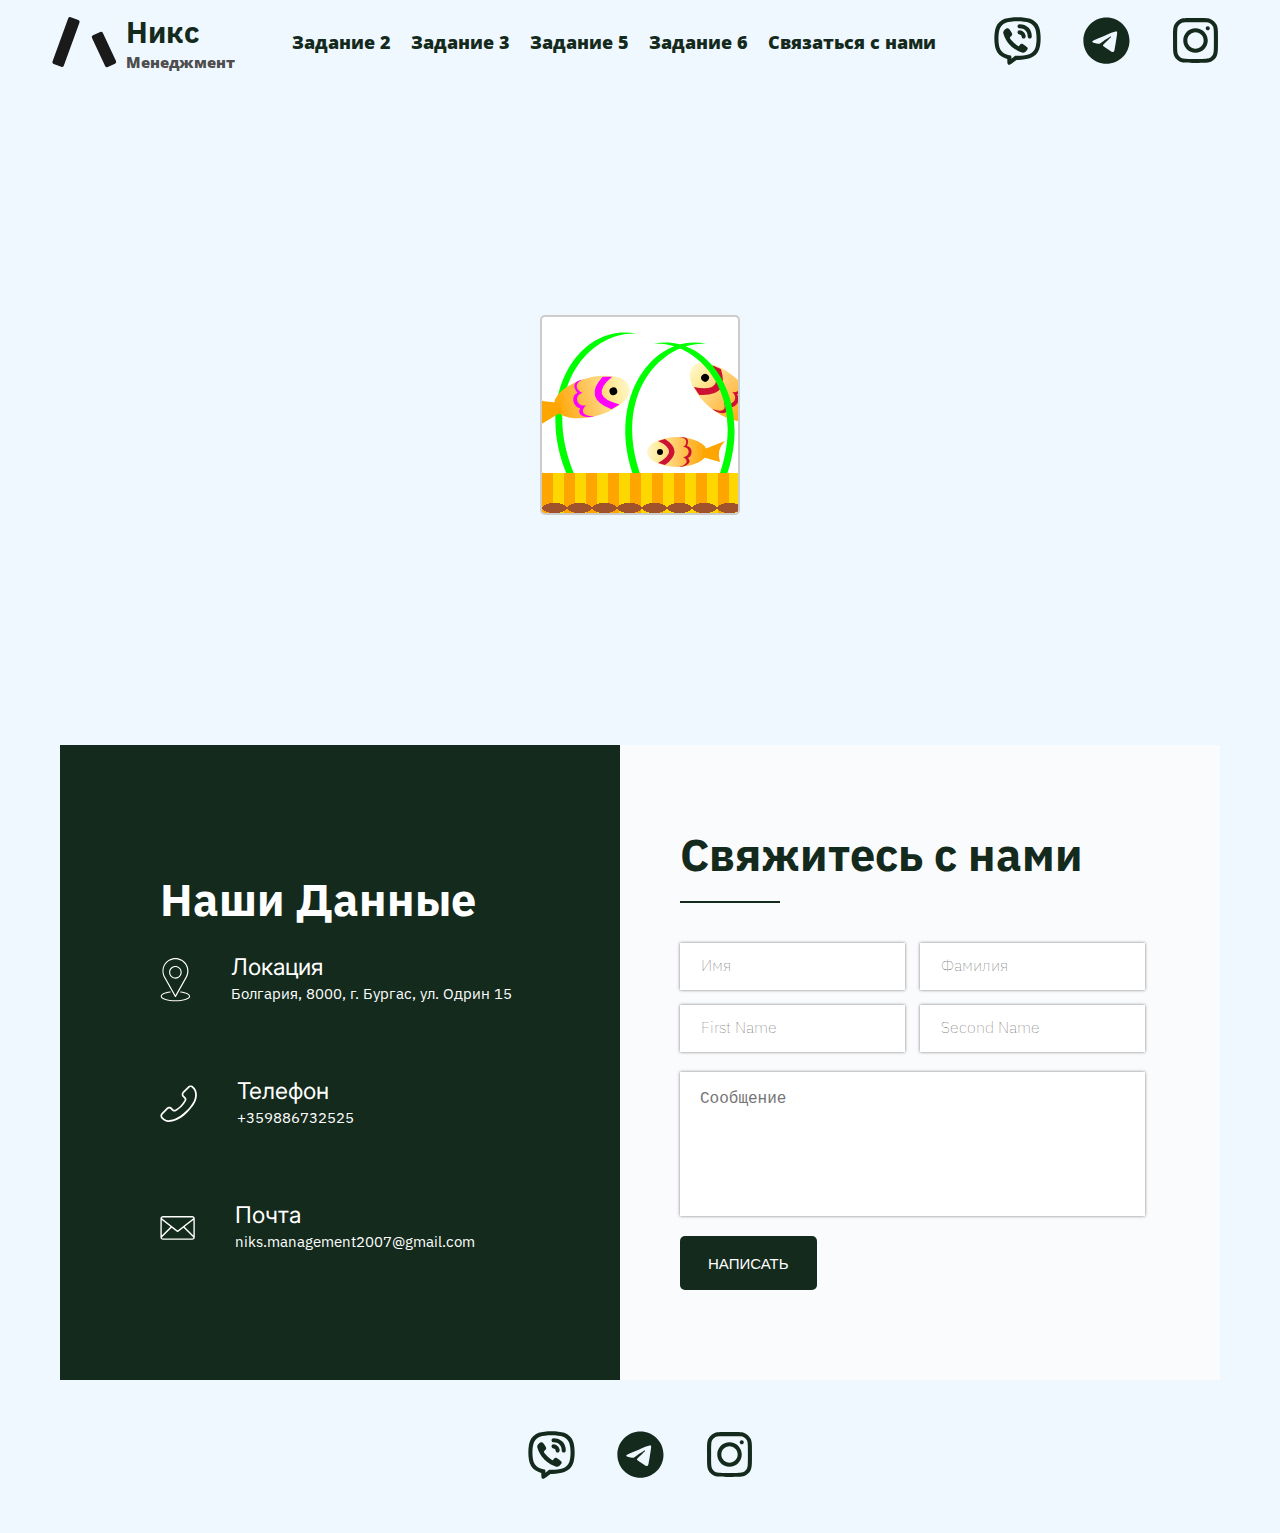
<file: task2.html>
<!DOCTYPE html>
<html lang="ru">
<head>
    <meta charset="UTF-8">
    <title>Аквариум с рыбками</title>
<link rel="stylesheet" href="css/style.css" />
    <link rel="preconnect" href="https://fonts.googleapis.com" />
    <link rel="preconnect" href="https://fonts.gstatic.com" crossorigin />
    <link
      href="https://fonts.googleapis.com/css2?family=IBM+Plex+Sans:ital,wght@0,100..700;1,100..700&family=Inter:ital,opsz,wght@0,14..32,100..900;1,14..32,100..900&family=Montserrat:ital,wght@0,100..900;1,100..900&display=swap"
      rel="stylesheet"
    />
    <link rel="preconnect" href="https://fonts.googleapis.com" />
    <link rel="preconnect" href="https://fonts.gstatic.com" crossorigin />
    <link
      href="https://fonts.googleapis.com/css2?family=IBM+Plex+Sans:ital,wght@0,100..700;1,100..700&family=Inter:ital,opsz,wght@0,14..32,100..900;1,14..32,100..900&family=Montserrat:ital,wght@0,100..900;1,100..900&family=Open+Sans:ital,wght@0,300..800;1,300..800&family=Work+Sans:ital,wght@0,100..900;1,100..900&display=swap"
      rel="stylesheet"
    />
    <link
      href="https://fonts.googleapis.com/css2?family=IBM+Plex+Sans:ital,wght@0,100..700;1,100..700&family=Inter:ital,opsz,wght@0,14..32,100..900;1,14..32,100..900&family=Montserrat:ital,wght@0,100..900;1,100..900&family=Work+Sans:ital,wght@0,100..900;1,100..900&display=swap"
      rel="stylesheet"
    />
  

    <link rel="stylesheet" href="css/task2.css">
</head>
<body>
<header class="header">
        <div class="container">
          <div class="header__content">
            <a class="header__logo" href="index.html">
              <div class="header__logo-icon"></div>
              <div class="header__logo-text">
                <span class="header__brand-name">Никс</span>
                <span class="header__brand-subtitle">Менеджмент</span>
              </div>
            </a>
            <nav class="header__nav">
              <ul class="header__nav-list">
                  <li class="header__nav-item"><a href="task2.html">Задание 2</a></li>
                  <li class="header__nav-item"><a href="task3.html">Задание 3</a></li>
                  <li class="header__nav-item"><a href="task5.html">Задание 5</a></li>
                  <li class="header__nav-item"><a href="task6.html">Задание 6</a></li>
                <li class="header__nav-item">
                  <a href="#form">Связаться с нами</a>
                </li>
              </ul>
            </nav>
            <div class="header__social">
              <ul class="header__social-list">
                <li class="header__social-item">
                  <a href="#"
                    ><svg
                      width="49"
                      height="49"
                      viewBox="0 0 49 49"
                      fill="none"
                      xmlns="http://www.w3.org/2000/svg"
                    >
                      <path
                        d="M26.5417 8.16667C25.4141 8.16667 24.5 9.08076 24.5 10.2083C24.5 11.3359 25.4141 12.25 26.5417 12.25C29.1403 12.25 31.1471 13.1073 32.499 14.4593C33.851 15.8113 34.7083 17.8181 34.7083 20.4167C34.7083 21.5443 35.6224 22.4583 36.75 22.4583C37.8776 22.4583 38.7917 21.5443 38.7917 20.4167C38.7917 16.8902 37.6073 13.7928 35.3864 11.5719C33.1654 9.35106 30.068 8.16667 26.5417 8.16667Z"
                        fill="#142A1D"
                      />
                      <path
                        d="M10.237 16.3458C10.4703 14.5007 12.8682 11.993 14.7713 12.2713L14.7682 12.2683C16.3589 12.5705 17.6649 14.9647 18.5256 16.5425C18.667 16.8017 18.7963 17.0389 18.913 17.2412C19.4988 18.2811 19.1184 19.3348 18.5722 19.7794C18.509 19.8303 18.4428 19.8829 18.3746 19.937C17.6477 20.5141 16.7032 21.2638 16.9243 22.0161C17.3542 23.4792 22.4584 28.5833 24.9688 30.0343C25.7375 30.4786 26.3351 29.6158 26.8469 28.8769C26.9678 28.7024 27.084 28.5347 27.1965 28.3928C27.624 27.822 28.6785 27.4808 29.7161 28.0443C31.2657 28.9468 32.7255 29.9956 34.0755 31.1762C34.7496 31.7397 34.9078 32.5725 34.4407 33.4527C33.6179 35.0029 31.2382 37.0473 29.5107 36.6318C26.4935 35.9064 14.2917 31.1762 10.3724 17.4726C10.1672 16.869 10.2011 16.6149 10.2306 16.3944L10.237 16.3458Z"
                        fill="#142A1D"
                      />
                      <path
                        d="M26.5417 14.2917C25.4141 14.2917 24.5 15.2058 24.5 16.3333C24.5 17.4609 25.4141 18.375 26.5417 18.375C26.8985 18.375 27.4261 18.574 27.9053 19.0531C28.3843 19.5321 28.5833 20.0598 28.5833 20.4167C28.5833 21.5443 29.4974 22.4583 30.625 22.4583C31.7526 22.4583 32.6667 21.5443 32.6667 20.4167C32.6667 18.7318 31.8449 17.2179 30.7926 16.1657C29.7405 15.1135 28.2264 14.2917 26.5417 14.2917Z"
                        fill="#142A1D"
                      />
                      <path
                        fill-rule="evenodd"
                        clip-rule="evenodd"
                        d="M15.348 48.6554C15.4061 48.6874 15.4658 48.7166 15.5267 48.7428C16.6347 49.2193 18.0025 48.1554 20.738 46.0277L23.4791 43.8958C28.968 44.0775 33.7161 43.3572 37.387 42.0728C41.4922 40.6363 44.7198 37.4086 46.1563 33.3035C48.1359 27.6462 48.1359 17.2701 46.1563 11.6129C44.7198 7.50766 41.4922 4.27995 37.387 2.84345C30.8502 0.556167 18.0279 0.598836 11.6131 2.84345C7.50786 4.27995 4.28017 7.50766 2.84367 11.6129C0.864122 17.2701 0.864122 27.6462 2.84367 33.3035C4.28017 37.4086 7.50786 40.6363 11.6131 42.0728C12.4185 42.3546 13.3192 42.6637 14.2916 42.875C14.2916 46.3405 14.2916 48.0733 15.348 48.6554ZM18.375 42.6927V40.4064C18.375 39.9262 18.0401 39.5112 17.5705 39.4107C16.015 39.0781 14.4688 38.7459 12.9617 38.2186C10.0294 37.1926 7.72393 34.887 6.69787 31.9547C5.91818 29.7265 5.44234 26.2258 5.44234 22.4581C5.44234 18.6905 5.91818 15.1897 6.69787 12.9615C7.72393 10.0292 10.0294 7.72371 12.9617 6.69765C15.5498 5.79205 19.8391 5.23243 24.4587 5.22732C29.0778 5.22222 33.3937 5.77226 36.0382 6.69765C38.9705 7.72371 41.2761 10.0292 42.3021 12.9615C43.0818 15.1897 43.5577 18.6905 43.5577 22.4581C43.5577 26.2258 43.0818 29.7265 42.3021 31.9547C41.2761 34.887 38.9705 37.1926 36.0382 38.2186C31.686 39.7415 27.0704 39.9125 22.5071 39.7774C22.2686 39.7704 22.0349 39.8462 21.8466 39.9926L18.375 42.6927Z"
                        fill="#142A1D"
                      />
                    </svg>
                  </a>
                </li>
                <li class="header__social-item">
                  <a href="#"
                    ><svg
                      width="49"
                      height="49"
                      viewBox="0 0 49 49"
                      fill="none"
                      xmlns="http://www.w3.org/2000/svg"
                    >
                      <path
                        d="M33.8743 15.3737C33.8835 15.3737 33.8957 15.3737 33.908 15.3737C34.228 15.3737 34.5251 15.4733 34.7685 15.6448L34.7639 15.6417C34.9416 15.7964 35.061 16.0138 35.0901 16.2588V16.2634C35.1207 16.4502 35.1376 16.6646 35.1376 16.8836C35.1376 16.9831 35.1345 17.0811 35.1268 17.1791V17.1653C34.7823 20.7928 33.2878 29.5899 32.5283 33.6507C32.2067 35.3703 31.5743 35.9461 30.9618 36.0012C29.6312 36.1252 28.6206 35.1223 27.3312 34.277C25.3131 32.9525 24.1723 32.1287 22.2138 30.8378C19.9491 29.3479 21.4176 28.5257 22.7069 27.1873C23.0453 26.8352 28.9115 21.4988 29.0263 21.0149C29.0325 20.9858 29.0355 20.9536 29.0355 20.9199C29.0355 20.8005 28.9911 20.6918 28.9191 20.6091C28.8395 20.557 28.74 20.5279 28.6359 20.5279C28.567 20.5279 28.5011 20.5417 28.4399 20.5647L28.4429 20.5632C28.2408 20.6091 25.017 22.7396 18.7716 26.9546C18.0901 27.4921 17.2296 27.832 16.2925 27.8718H16.2833C14.9557 27.711 13.7506 27.4155 12.6067 26.9944L12.7201 27.0312C11.2837 26.5626 10.143 26.3161 10.241 25.5229C10.293 25.1105 10.8616 24.6883 11.9468 24.2565C18.6312 21.3441 23.0887 19.4244 25.3192 18.4975C27.7799 17.1913 30.6326 16.1164 33.6323 15.4197L33.8727 15.3722L33.8743 15.3737ZM24.3928 1.56953C11.6803 1.60016 1.38574 11.9131 1.38574 24.6302C1.38574 37.3656 11.7094 47.6908 24.4464 47.6908C37.1833 47.6908 47.507 37.3671 47.507 24.6302C47.507 11.9131 37.2124 1.60016 24.503 1.56953H24.5C24.4642 1.56953 24.4285 1.56953 24.3928 1.56953Z"
                        fill="#142A1D"
                      /></svg
                  ></a>
                </li>
                <li class="header__social-item">
                  <a href="#"
                    ><svg
                      width="49"
                      height="49"
                      viewBox="0 0 49 49"
                      fill="none"
                      xmlns="http://www.w3.org/2000/svg"
                    >
                      <path
                        fill-rule="evenodd"
                        clip-rule="evenodd"
                        d="M24.5 36.75C31.2655 36.75 36.75 31.2655 36.75 24.5C36.75 17.7345 31.2655 12.25 24.5 12.25C17.7345 12.25 12.25 17.7345 12.25 24.5C12.25 31.2655 17.7345 36.75 24.5 36.75ZM24.5 32.6667C29.0102 32.6667 32.6667 29.0102 32.6667 24.5C32.6667 19.9897 29.0102 16.3333 24.5 16.3333C19.9897 16.3333 16.3333 19.9897 16.3333 24.5C16.3333 29.0102 19.9897 32.6667 24.5 32.6667Z"
                        fill="#142A1D"
                      />
                      <path
                        d="M36.75 10.2083C35.6224 10.2083 34.7084 11.1224 34.7084 12.25C34.7084 13.3776 35.6224 14.2917 36.75 14.2917C37.8777 14.2917 38.7917 13.3776 38.7917 12.25C38.7917 11.1224 37.8777 10.2083 36.75 10.2083Z"
                        fill="#142A1D"
                      />
                      <path
                        fill-rule="evenodd"
                        clip-rule="evenodd"
                        d="M3.37679 8.73029C2.04163 11.3507 2.04163 14.781 2.04163 21.6417V27.3583C2.04163 34.2189 2.04163 37.6494 3.37679 40.2696C4.55124 42.5747 6.42525 44.4487 8.73025 45.6231C11.3507 46.9583 14.781 46.9583 21.6416 46.9583H27.3583C34.2189 46.9583 37.6493 46.9583 40.2696 45.6231C42.5746 44.4487 44.4487 42.5747 45.623 40.2696C46.9583 37.6494 46.9583 34.2189 46.9583 27.3583V21.6417C46.9583 14.781 46.9583 11.3507 45.623 8.73029C44.4487 6.42529 42.5746 4.55128 40.2696 3.37684C37.6493 2.04167 34.2189 2.04167 27.3583 2.04167H21.6416C14.781 2.04167 11.3507 2.04167 8.73025 3.37684C6.42525 4.55128 4.55124 6.42529 3.37679 8.73029ZM27.3583 6.125H21.6416C18.1439 6.125 15.7662 6.12819 13.9284 6.27833C12.1382 6.42459 11.2227 6.68971 10.584 7.01511C9.04738 7.79809 7.79804 9.04742 7.01506 10.5841C6.68966 11.2227 6.42455 12.1382 6.27829 13.9284C6.12814 15.7663 6.12496 18.144 6.12496 21.6417V27.3583C6.12496 30.8561 6.12814 33.2336 6.27829 35.0715C6.42455 36.8619 6.68966 37.7774 7.01506 38.416C7.79804 39.9526 9.04738 41.2019 10.584 41.9848C11.2227 42.3103 12.1382 42.5755 13.9284 42.7217C15.7662 42.8717 18.1439 42.875 21.6416 42.875H27.3583C30.8561 42.875 33.2336 42.8717 35.0715 42.7217C36.8618 42.5755 37.7773 42.3103 38.416 41.9848C39.9525 41.2019 41.2018 39.9526 41.9848 38.416C42.3102 37.7774 42.5754 36.8619 42.7216 35.0715C42.8717 33.2336 42.875 30.8561 42.875 27.3583V21.6417C42.875 18.144 42.8717 15.7663 42.7216 13.9284C42.5754 12.1382 42.3102 11.2227 41.9848 10.5841C41.2018 9.04742 39.9525 7.79809 38.416 7.01511C37.7773 6.68971 36.8618 6.42459 35.0715 6.27833C33.2336 6.12819 30.8561 6.125 27.3583 6.125Z"
                        fill="#142A1D"
                      /></svg
                  ></a>
                </li>
              </ul>
            </div>
          </div>
        </div>
      </header>
<main class="task2-main">
<div class="content">
    <div class="ground"></div>
    <div class="fish fish1">
        <div class="pattern1" style="background: rgb(255,0,255)"></div>
        <div class="pattern2" style="background: rgb(255,0,255)"></div>
    </div>
    <div class="fish fish2">
        <div class="pattern1" style="background: rgb(204,17,52)"></div>
        <div class="pattern2" style="background: rgb(204,17,52)"></div>
    </div>
    <div class="fish fish3">
        <div class="pattern1" style="background: rgb(204,17,52)"></div>
        <div class="pattern2" style="background: rgb(204,17,52)"></div>
    </div>
    <div class="plant plant1"></div>
    <div class="plant plant2"></div>
    <div class="plant plant3"></div>
</div>
</main>

<footer class="footer">
      <div class="container">      <div class="footer__content">
        <div class="footer__address">
          <h2 class="footer__title footer__title-address">Наши Данные</h2>
          <ul class="footer__address-list">
            <li class="footer__address-item">
              <svg
                width="31"
                height="44"
                viewBox="0 0 31 44"
                fill="none"
                xmlns="http://www.w3.org/2000/svg"
              >
                <path
                  d="M15.4001 38.96C15.2977 38.9586 15.1974 38.9301 15.1096 38.8774C15.0218 38.8247 14.9495 38.7499 14.9001 38.6602L4.11006 19.4697C4.10468 19.4433 4.10468 19.4165 4.11006 19.3901C2.99717 17.412 2.42156 15.1769 2.44052 12.9072C2.45947 10.6376 3.07232 8.4124 4.2181 6.45312C5.36388 4.49385 7.00266 2.86864 8.97143 1.73926C10.9402 0.60988 13.1704 0.015625 15.4401 0.015625C17.7098 0.015625 19.9399 0.60988 21.9087 1.73926C23.8775 2.86864 25.5163 4.49385 26.662 6.45312C27.8078 8.4124 28.4207 10.6376 28.4396 12.9072C28.4586 15.1769 27.883 17.412 26.7701 19.3901V19.4697L15.9801 38.6602C15.9237 38.7617 15.8385 38.8441 15.7354 38.8975C15.6322 38.9508 15.5155 38.9726 15.4001 38.96ZM5.16007 18.96L15.4001 37.2397L25.6401 19.02V18.9302C26.6798 17.1256 27.2265 15.0788 27.2251 12.9961C27.2237 10.9134 26.6743 8.86768 25.6321 7.06445C24.59 5.26122 23.0917 3.76411 21.2878 2.72314C19.4839 1.68218 17.4378 1.13428 15.3551 1.13428C13.2723 1.13428 11.2263 1.68218 9.42235 2.72314C7.61843 3.76411 6.12015 5.26122 5.07798 7.06445C4.03582 8.86768 3.48646 10.9134 3.48506 12.9961C3.48367 15.0788 4.03031 17.1256 5.07006 18.9302L5.16007 18.96Z"
                  fill="white"
                />
                <path
                  d="M15.4 43.2498C8.27996 43.2498 0.709961 41.4798 0.709961 38.2498C0.709961 36.0798 4.27996 34.2496 10.04 33.5296C10.1762 33.5092 10.3151 33.5431 10.4271 33.6234C10.5391 33.7037 10.6155 33.8242 10.64 33.9598C10.6483 34.0263 10.6432 34.0936 10.6249 34.1581C10.6066 34.2225 10.5756 34.2831 10.5336 34.3353C10.4916 34.3875 10.4396 34.4305 10.3805 34.4622C10.3215 34.494 10.2567 34.5137 10.19 34.5199C5.18996 35.1599 1.76997 36.6898 1.76997 38.2498C1.76997 40.1598 7.36996 42.2498 15.4 42.2498C23.43 42.2498 29.03 40.1198 29.03 38.2498C29.03 36.6898 25.57 35.1599 20.61 34.5199C20.5427 34.5151 20.4771 34.4965 20.4174 34.4652C20.3577 34.4339 20.305 34.3903 20.2628 34.3377C20.2206 34.2852 20.1896 34.2246 20.1719 34.1595C20.1542 34.0944 20.1502 34.0265 20.16 33.9598C20.1709 33.8921 20.1951 33.8272 20.2312 33.7689C20.2673 33.7105 20.3147 33.6599 20.3704 33.62C20.4262 33.58 20.4893 33.5514 20.5562 33.536C20.623 33.5205 20.6923 33.5182 20.76 33.5296C26.52 34.2796 30.09 36.0798 30.09 38.2498C30.1 41.4798 22.53 43.2498 15.4 43.2498Z"
                  fill="white"
                />
                <path
                  d="M15.4 20.63C14.1428 20.636 12.9122 20.2685 11.864 19.5744C10.8158 18.8802 9.99726 17.8909 9.51204 16.7311C9.02682 15.5713 8.89678 14.2935 9.1384 13.0597C9.38002 11.826 9.98242 10.692 10.8693 9.80094C11.7561 8.90987 12.8875 8.30181 14.1201 8.05435C15.3527 7.8069 16.631 7.93108 17.7931 8.4108C18.9551 8.89052 19.9487 9.70429 20.6477 10.7492C21.3468 11.7941 21.72 13.0228 21.72 14.2799C21.72 15.9589 21.0551 17.5694 19.8708 18.7594C18.6864 19.9494 17.0789 20.6221 15.4 20.63ZM15.4 9.08023C14.3703 9.07429 13.362 9.37429 12.5029 9.94205C11.6439 10.5098 10.9727 11.3196 10.5745 12.2692C10.1763 13.2188 10.0691 14.2654 10.2663 15.276C10.4635 16.2867 10.9564 17.2162 11.6824 17.9464C12.4085 18.6767 13.335 19.175 14.3445 19.3781C15.354 19.5812 16.4011 19.4797 17.353 19.0871C18.3049 18.6944 19.1188 18.0278 19.6915 17.172C20.2643 16.3163 20.57 15.3097 20.57 14.2799C20.57 12.906 20.0263 11.5883 19.0576 10.6139C18.0889 9.63959 16.7739 9.08816 15.4 9.08023Z"
                  fill="white"
                />
              </svg>
              <div class="footer__address-block">
                <div class="footer__address-title">Локация</div>
                <div class="footer__address-desc">
                  Болгария, 8000, г. Бургас, ул. Одрин 15
                </div>
              </div>
            </li>
            <li class="footer__address-item">
              <svg
                width="37"
                height="38"
                viewBox="0 0 37 38"
                fill="none"
                xmlns="http://www.w3.org/2000/svg"
              >
                <path
                  d="M7.97004 36.9601C4.89004 36.5901 3.40004 35.3203 1.47004 33.4303C0.779044 32.7457 0.384523 31.8169 0.37143 30.8444C0.358338 29.8718 0.727722 28.933 1.40004 28.2301L6.78004 22.8302C7.11128 22.5055 7.50376 22.2499 7.93466 22.0783C8.36555 21.9066 8.82627 21.8223 9.29004 21.8302C9.78488 21.8295 10.2749 21.9272 10.7316 22.1178C11.1883 22.3084 11.6025 22.5879 11.95 22.9401L13.49 24.4899C13.6102 24.6114 13.7536 24.7078 13.9116 24.7731C14.0696 24.8383 14.2391 24.8716 14.41 24.8702C14.6391 24.8709 14.864 24.8085 15.06 24.6901C19.0629 22.5079 22.3433 19.2067 24.5 15.1901C24.6466 14.9418 24.7065 14.6519 24.6703 14.3658C24.6341 14.0798 24.5039 13.8139 24.3 13.61L22.77 12.0602C22.0759 11.38 21.6782 10.4533 21.6632 9.48157C21.6483 8.50984 22.0172 7.57154 22.69 6.87024L28.07 1.46985C28.4028 1.14441 28.797 0.888602 29.2296 0.716924C29.6622 0.545246 30.1247 0.461128 30.59 0.469854C31.084 0.471253 31.5727 0.571016 32.0277 0.763311C32.4827 0.955606 32.8948 1.2367 33.24 1.58997C35.08 3.44997 36.41 5.00024 36.76 8.12024C37.51 14.3202 34.76 19.9299 27.25 27.4699C23.9491 30.9328 19.9787 33.6886 15.58 35.57C13.4121 36.4986 11.0877 37.0076 8.73004 37.07C8.47494 37.0468 8.22125 37.0102 7.97004 36.9601ZM29.27 2.66028L23.9 8.06019C23.5495 8.43259 23.3602 8.92833 23.3733 9.43958C23.3864 9.95083 23.6009 10.4362 23.97 10.7902L25.51 12.3302C25.9837 12.8098 26.2864 13.432 26.3713 14.1007C26.4563 14.7694 26.3188 15.4471 25.98 16.0299C24.8169 18.1466 23.3702 20.0947 21.68 21.82C19.9569 23.5152 18.0167 24.975 15.91 26.1603C15.4489 26.4298 14.9242 26.571 14.39 26.57C13.9921 26.5709 13.598 26.4928 13.2306 26.34C12.8632 26.1872 12.5299 25.9632 12.25 25.6803L10.7 24.13C10.5136 23.9398 10.2911 23.7887 10.0456 23.6857C9.8 23.5826 9.53634 23.5297 9.27004 23.5299C8.78877 23.5289 8.32604 23.7154 7.98004 24.0499L2.61004 29.4503C2.27062 29.8301 2.08888 30.3249 2.10188 30.8341C2.11489 31.3433 2.32167 31.8281 2.68004 32.1901C4.55004 34.0301 5.68004 34.9401 8.16004 35.1901C8.16004 35.1901 8.39004 35.1901 8.70004 35.1901C10.63 35.1901 17.59 34.5402 25.99 26.1002C33.07 18.9902 35.68 13.8003 34.99 8.1803C34.72 5.8003 33.88 4.6103 31.99 2.6803C31.8056 2.48952 31.5851 2.33728 31.3413 2.23255C31.0975 2.12782 30.8354 2.07235 30.57 2.06995C30.3283 2.06913 30.0889 2.1164 29.8657 2.20911C29.6425 2.30183 29.44 2.43817 29.27 2.60999V2.66028Z"
                  fill="white"
                />
              </svg>
              <div class="footer__address-block">
                <div class="footer__address-title">Телефон</div>
                <div class="footer__address-desc">+359886732525</div>
              </div>
            </li>
            <li class="footer__address-item">
              <svg
                width="35"
                height="24"
                viewBox="0 0 35 24"
                fill="none"
                xmlns="http://www.w3.org/2000/svg"
              >
                <path
                  d="M32.17 0.0800781H3.04003C2.34251 0.0800781 1.67356 0.356877 1.18034 0.850098C0.687123 1.34332 0.410034 2.01244 0.410034 2.70996V21.1499C0.410029 21.8483 0.686798 22.5184 1.17973 23.0132C1.67267 23.508 2.34159 23.7874 3.04003 23.79H32.17C32.5154 23.7887 32.8571 23.7193 33.1757 23.5859C33.4943 23.4526 33.7835 23.2578 34.0268 23.0127C34.2701 22.7675 34.4627 22.4768 34.5937 22.1572C34.7246 21.8376 34.7913 21.4953 34.79 21.1499V2.70996C34.79 2.01417 34.5143 1.34694 34.0233 0.854004C33.5322 0.36107 32.8658 0.0827237 32.17 0.0800781ZM3.04003 1.4502H32.17C32.4414 1.45244 32.7047 1.54209 32.921 1.70605C33.1372 1.87002 33.2947 2.09919 33.37 2.35986L17.6 14.5898L1.84003 2.31982C1.92246 2.06661 2.08298 1.84625 2.29858 1.68994C2.51417 1.53364 2.77374 1.4498 3.04003 1.4502ZM1.77003 4.02002L10.53 10.8198L1.77003 19.6001V4.02002ZM32.17 22.4199H3.04003C2.75832 22.4219 2.48408 22.3294 2.26112 22.1572C2.03815 21.985 1.87934 21.7428 1.81004 21.4697L11.61 11.6602L17.18 15.9897C17.2999 16.0842 17.4474 16.1373 17.6 16.1401C17.7511 16.1381 17.8979 16.089 18.02 16L23.56 11.71L33.39 21.48C33.3193 21.7495 33.1611 21.9881 32.9404 22.1582C32.7196 22.3283 32.4487 22.4202 32.17 22.4199ZM33.43 19.6001L24.64 10.8599L33.43 4.0498V19.6001Z"
                  fill="white"
                />
              </svg>
              <div class="footer__address-block">
                <div class="footer__address-title">Почта</div>
                <div class="footer__address-desc">
                  niks.management2007@gmail.com
                </div>
              </div>
            </li>
          </ul>
        </div>
        <div id="form" class="footer-form">
          <h2 class="footer__title footer__title-contact">Свяжитесь с нами</h2>

          <form class="contact-form" action="#" method="post">
            <div class="form-row">
              <div class="form-group">
                <input
                  type="text"
                  id="first-name"
                  name="first_name"
                  placeholder="Имя"
                  required
                />
                <input
                  type="text"
                  id="first-name"
                  name="first_name"
                  placeholder="First Name"
                  required
                />
              </div>

              <div class="form-group">
                <input
                  type="text"
                  id="last-name"
                  name="last_name"
                  placeholder="Фамилия"
                  required
                />
                <input
                  type="text"
                  id="last-name"
                  name="last_name"
                  placeholder="Second Name"
                  required
                />
              </div>
            </div>

            <div class="form-row">
              <div class="form-group full-width">
                <textarea
                  id="message"
                  name="message"
                  placeholder="Сообщение"
                  rows="6"
                  required
                ></textarea>
              </div>
            </div>

            <button type="submit" class="buttom-primary">Написать</button>
          </form>
        </div>
      </div>
      <ul class="footer__social-list header__social-list">
        <li class="header__social-item">
          <a href="#"
            ><svg
              width="49"
              height="49"
              viewBox="0 0 49 49"
              fill="none"
              xmlns="http://www.w3.org/2000/svg"
            >
              <path
                d="M26.5417 8.16667C25.4141 8.16667 24.5 9.08076 24.5 10.2083C24.5 11.3359 25.4141 12.25 26.5417 12.25C29.1403 12.25 31.1471 13.1073 32.499 14.4593C33.851 15.8113 34.7083 17.8181 34.7083 20.4167C34.7083 21.5443 35.6224 22.4583 36.75 22.4583C37.8776 22.4583 38.7917 21.5443 38.7917 20.4167C38.7917 16.8902 37.6073 13.7928 35.3864 11.5719C33.1654 9.35106 30.068 8.16667 26.5417 8.16667Z"
                fill="#142A1D"
              />
              <path
                d="M10.237 16.3458C10.4703 14.5007 12.8682 11.993 14.7713 12.2713L14.7682 12.2683C16.3589 12.5705 17.6649 14.9647 18.5256 16.5425C18.667 16.8017 18.7963 17.0389 18.913 17.2412C19.4988 18.2811 19.1184 19.3348 18.5722 19.7794C18.509 19.8303 18.4428 19.8829 18.3746 19.937C17.6477 20.5141 16.7032 21.2638 16.9243 22.0161C17.3542 23.4792 22.4584 28.5833 24.9688 30.0343C25.7375 30.4786 26.3351 29.6158 26.8469 28.8769C26.9678 28.7024 27.084 28.5347 27.1965 28.3928C27.624 27.822 28.6785 27.4808 29.7161 28.0443C31.2657 28.9468 32.7255 29.9956 34.0755 31.1762C34.7496 31.7397 34.9078 32.5725 34.4407 33.4527C33.6179 35.0029 31.2382 37.0473 29.5107 36.6318C26.4935 35.9064 14.2917 31.1762 10.3724 17.4726C10.1672 16.869 10.2011 16.6149 10.2306 16.3944L10.237 16.3458Z"
                fill="#142A1D"
              />
              <path
                d="M26.5417 14.2917C25.4141 14.2917 24.5 15.2058 24.5 16.3333C24.5 17.4609 25.4141 18.375 26.5417 18.375C26.8985 18.375 27.4261 18.574 27.9053 19.0531C28.3843 19.5321 28.5833 20.0598 28.5833 20.4167C28.5833 21.5443 29.4974 22.4583 30.625 22.4583C31.7526 22.4583 32.6667 21.5443 32.6667 20.4167C32.6667 18.7318 31.8449 17.2179 30.7926 16.1657C29.7405 15.1135 28.2264 14.2917 26.5417 14.2917Z"
                fill="#142A1D"
              />
              <path
                fill-rule="evenodd"
                clip-rule="evenodd"
                d="M15.348 48.6554C15.4061 48.6874 15.4658 48.7166 15.5267 48.7428C16.6347 49.2193 18.0025 48.1554 20.738 46.0277L23.4791 43.8958C28.968 44.0775 33.7161 43.3572 37.387 42.0728C41.4922 40.6363 44.7198 37.4086 46.1563 33.3035C48.1359 27.6462 48.1359 17.2701 46.1563 11.6129C44.7198 7.50766 41.4922 4.27995 37.387 2.84345C30.8502 0.556167 18.0279 0.598836 11.6131 2.84345C7.50786 4.27995 4.28017 7.50766 2.84367 11.6129C0.864122 17.2701 0.864122 27.6462 2.84367 33.3035C4.28017 37.4086 7.50786 40.6363 11.6131 42.0728C12.4185 42.3546 13.3192 42.6637 14.2916 42.875C14.2916 46.3405 14.2916 48.0733 15.348 48.6554ZM18.375 42.6927V40.4064C18.375 39.9262 18.0401 39.5112 17.5705 39.4107C16.015 39.0781 14.4688 38.7459 12.9617 38.2186C10.0294 37.1926 7.72393 34.887 6.69787 31.9547C5.91818 29.7265 5.44234 26.2258 5.44234 22.4581C5.44234 18.6905 5.91818 15.1897 6.69787 12.9615C7.72393 10.0292 10.0294 7.72371 12.9617 6.69765C15.5498 5.79205 19.8391 5.23243 24.4587 5.22732C29.0778 5.22222 33.3937 5.77226 36.0382 6.69765C38.9705 7.72371 41.2761 10.0292 42.3021 12.9615C43.0818 15.1897 43.5577 18.6905 43.5577 22.4581C43.5577 26.2258 43.0818 29.7265 42.3021 31.9547C41.2761 34.887 38.9705 37.1926 36.0382 38.2186C31.686 39.7415 27.0704 39.9125 22.5071 39.7774C22.2686 39.7704 22.0349 39.8462 21.8466 39.9926L18.375 42.6927Z"
                fill="#142A1D"
              />
            </svg>
          </a>
        </li>
        <li class="header__social-item">
          <a href="#"
            ><svg
              width="49"
              height="49"
              viewBox="0 0 49 49"
              fill="none"
              xmlns="http://www.w3.org/2000/svg"
            >
              <path
                d="M33.8743 15.3737C33.8835 15.3737 33.8957 15.3737 33.908 15.3737C34.228 15.3737 34.5251 15.4733 34.7685 15.6448L34.7639 15.6417C34.9416 15.7964 35.061 16.0138 35.0901 16.2588V16.2634C35.1207 16.4502 35.1376 16.6646 35.1376 16.8836C35.1376 16.9831 35.1345 17.0811 35.1268 17.1791V17.1653C34.7823 20.7928 33.2878 29.5899 32.5283 33.6507C32.2067 35.3703 31.5743 35.9461 30.9618 36.0012C29.6312 36.1252 28.6206 35.1223 27.3312 34.277C25.3131 32.9525 24.1723 32.1287 22.2138 30.8378C19.9491 29.3479 21.4176 28.5257 22.7069 27.1873C23.0453 26.8352 28.9115 21.4988 29.0263 21.0149C29.0325 20.9858 29.0355 20.9536 29.0355 20.9199C29.0355 20.8005 28.9911 20.6918 28.9191 20.6091C28.8395 20.557 28.74 20.5279 28.6359 20.5279C28.567 20.5279 28.5011 20.5417 28.4399 20.5647L28.4429 20.5632C28.2408 20.6091 25.017 22.7396 18.7716 26.9546C18.0901 27.4921 17.2296 27.832 16.2925 27.8718H16.2833C14.9557 27.711 13.7506 27.4155 12.6067 26.9944L12.7201 27.0312C11.2837 26.5626 10.143 26.3161 10.241 25.5229C10.293 25.1105 10.8616 24.6883 11.9468 24.2565C18.6312 21.3441 23.0887 19.4244 25.3192 18.4975C27.7799 17.1913 30.6326 16.1164 33.6323 15.4197L33.8727 15.3722L33.8743 15.3737ZM24.3928 1.56953C11.6803 1.60016 1.38574 11.9131 1.38574 24.6302C1.38574 37.3656 11.7094 47.6908 24.4464 47.6908C37.1833 47.6908 47.507 37.3671 47.507 24.6302C47.507 11.9131 37.2124 1.60016 24.503 1.56953H24.5C24.4642 1.56953 24.4285 1.56953 24.3928 1.56953Z"
                fill="#142A1D"
              /></svg
          ></a>
        </li>
        <li class="header__social-item">
          <a href="#"
            ><svg
              width="49"
              height="49"
              viewBox="0 0 49 49"
              fill="none"
              xmlns="http://www.w3.org/2000/svg"
            >
              <path
                fill-rule="evenodd"
                clip-rule="evenodd"
                d="M24.5 36.75C31.2655 36.75 36.75 31.2655 36.75 24.5C36.75 17.7345 31.2655 12.25 24.5 12.25C17.7345 12.25 12.25 17.7345 12.25 24.5C12.25 31.2655 17.7345 36.75 24.5 36.75ZM24.5 32.6667C29.0102 32.6667 32.6667 29.0102 32.6667 24.5C32.6667 19.9897 29.0102 16.3333 24.5 16.3333C19.9897 16.3333 16.3333 19.9897 16.3333 24.5C16.3333 29.0102 19.9897 32.6667 24.5 32.6667Z"
                fill="#142A1D"
              />
              <path
                d="M36.75 10.2083C35.6224 10.2083 34.7084 11.1224 34.7084 12.25C34.7084 13.3776 35.6224 14.2917 36.75 14.2917C37.8777 14.2917 38.7917 13.3776 38.7917 12.25C38.7917 11.1224 37.8777 10.2083 36.75 10.2083Z"
                fill="#142A1D"
              />
              <path
                fill-rule="evenodd"
                clip-rule="evenodd"
                d="M3.37679 8.73029C2.04163 11.3507 2.04163 14.781 2.04163 21.6417V27.3583C2.04163 34.2189 2.04163 37.6494 3.37679 40.2696C4.55124 42.5747 6.42525 44.4487 8.73025 45.6231C11.3507 46.9583 14.781 46.9583 21.6416 46.9583H27.3583C34.2189 46.9583 37.6493 46.9583 40.2696 45.6231C42.5746 44.4487 44.4487 42.5747 45.623 40.2696C46.9583 37.6494 46.9583 34.2189 46.9583 27.3583V21.6417C46.9583 14.781 46.9583 11.3507 45.623 8.73029C44.4487 6.42529 42.5746 4.55128 40.2696 3.37684C37.6493 2.04167 34.2189 2.04167 27.3583 2.04167H21.6416C14.781 2.04167 11.3507 2.04167 8.73025 3.37684C6.42525 4.55128 4.55124 6.42529 3.37679 8.73029ZM27.3583 6.125H21.6416C18.1439 6.125 15.7662 6.12819 13.9284 6.27833C12.1382 6.42459 11.2227 6.68971 10.584 7.01511C9.04738 7.79809 7.79804 9.04742 7.01506 10.5841C6.68966 11.2227 6.42455 12.1382 6.27829 13.9284C6.12814 15.7663 6.12496 18.144 6.12496 21.6417V27.3583C6.12496 30.8561 6.12814 33.2336 6.27829 35.0715C6.42455 36.8619 6.68966 37.7774 7.01506 38.416C7.79804 39.9526 9.04738 41.2019 10.584 41.9848C11.2227 42.3103 12.1382 42.5755 13.9284 42.7217C15.7662 42.8717 18.1439 42.875 21.6416 42.875H27.3583C30.8561 42.875 33.2336 42.8717 35.0715 42.7217C36.8618 42.5755 37.7773 42.3103 38.416 41.9848C39.9525 41.2019 41.2018 39.9526 41.9848 38.416C42.3102 37.7774 42.5754 36.8619 42.7216 35.0715C42.8717 33.2336 42.875 30.8561 42.875 27.3583V21.6417C42.875 18.144 42.8717 15.7663 42.7216 13.9284C42.5754 12.1382 42.3102 11.2227 41.9848 10.5841C41.2018 9.04742 39.9525 7.79809 38.416 7.01511C37.7773 6.68971 36.8618 6.42459 35.0715 6.27833C33.2336 6.12819 30.8561 6.125 27.3583 6.125Z"
                fill="#142A1D"
              /></svg
          ></a>
        </li>
      </ul>
      </div>
    </footer>
</body>
</html>
</file>
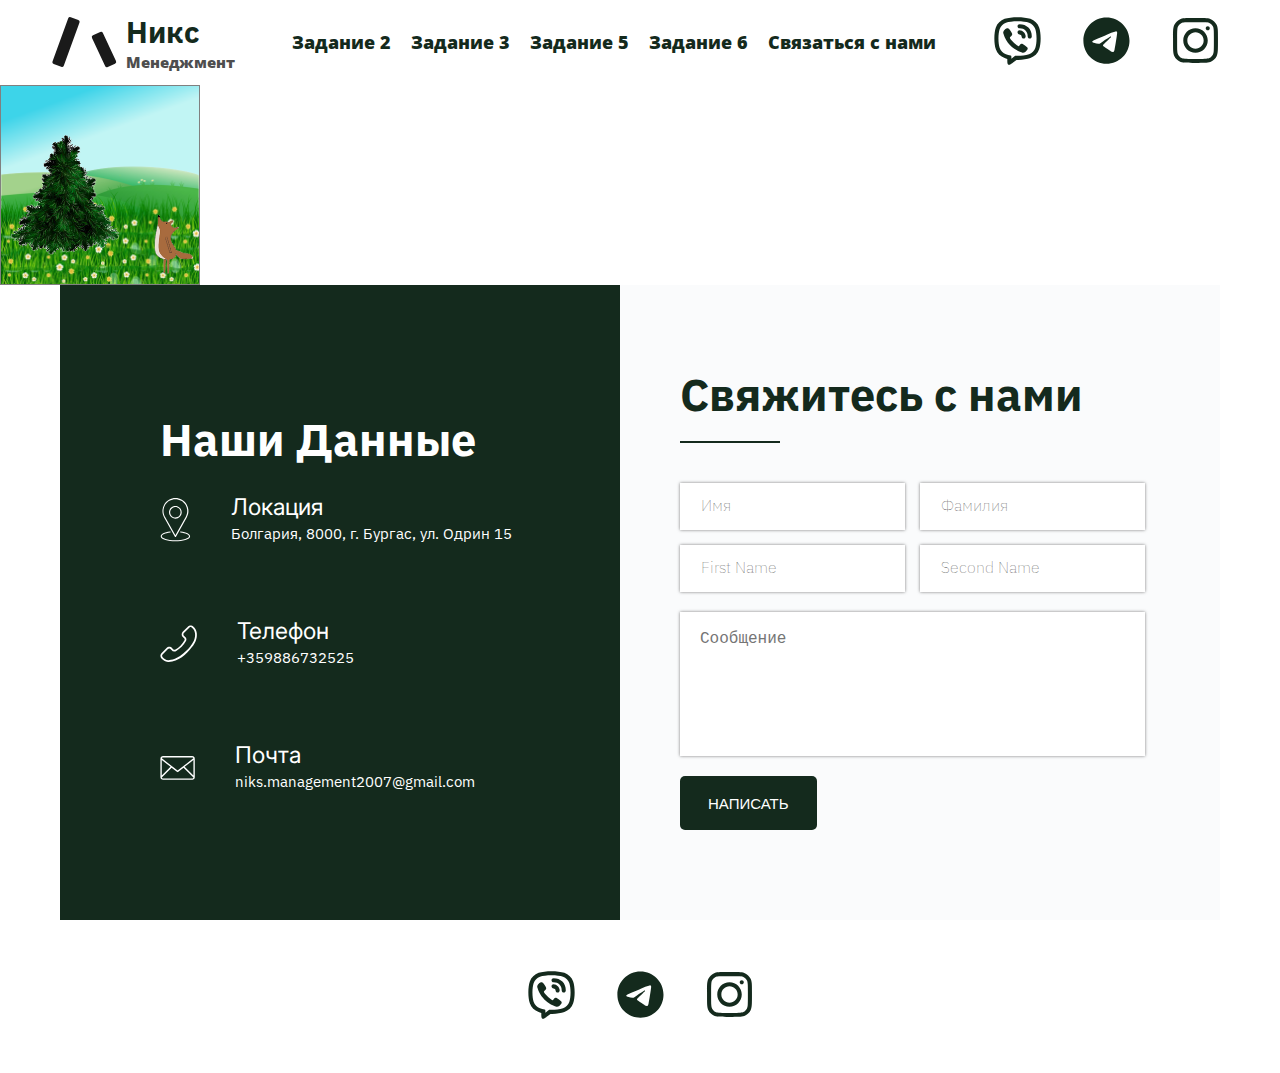
<file: task3.html>
<!DOCTYPE html>
<html lang="en">
<head>
    <meta charset="UTF-8">
    <meta name="viewport" content="width=device-width, initial-scale=1.0">
    <title>Document</title>
<link rel="stylesheet" href="css/style.css" />
    <link rel="preconnect" href="https://fonts.googleapis.com" />
    <link rel="preconnect" href="https://fonts.gstatic.com" crossorigin />
    <link
      href="https://fonts.googleapis.com/css2?family=IBM+Plex+Sans:ital,wght@0,100..700;1,100..700&family=Inter:ital,opsz,wght@0,14..32,100..900;1,14..32,100..900&family=Montserrat:ital,wght@0,100..900;1,100..900&display=swap"
      rel="stylesheet"
    />
    <link rel="preconnect" href="https://fonts.googleapis.com" />
    <link rel="preconnect" href="https://fonts.gstatic.com" crossorigin />
    <link
      href="https://fonts.googleapis.com/css2?family=IBM+Plex+Sans:ital,wght@0,100..700;1,100..700&family=Inter:ital,opsz,wght@0,14..32,100..900;1,14..32,100..900&family=Montserrat:ital,wght@0,100..900;1,100..900&family=Open+Sans:ital,wght@0,300..800;1,300..800&family=Work+Sans:ital,wght@0,100..900;1,100..900&display=swap"
      rel="stylesheet"
    />
    <link
      href="https://fonts.googleapis.com/css2?family=IBM+Plex+Sans:ital,wght@0,100..700;1,100..700&family=Inter:ital,opsz,wght@0,14..32,100..900;1,14..32,100..900&family=Montserrat:ital,wght@0,100..900;1,100..900&family=Work+Sans:ital,wght@0,100..900;1,100..900&display=swap"
      rel="stylesheet"
    />
  

    <link rel="stylesheet" href="css/task3.css">
</head>
<body>
<header class="header">
        <div class="container">
          <div class="header__content">
            <a class="header__logo" href="index.html">
              <div class="header__logo-icon"></div>
              <div class="header__logo-text">
                <span class="header__brand-name">Никс</span>
                <span class="header__brand-subtitle">Менеджмент</span>
              </div>
            </a>
            <nav class="header__nav">
              <ul class="header__nav-list">
                  <li class="header__nav-item"><a href="task2.html">Задание 2</a></li>
                  <li class="header__nav-item"><a href="task3.html">Задание 3</a></li>
                  <li class="header__nav-item"><a href="task5.html">Задание 5</a></li>
                  <li class="header__nav-item"><a href="task6.html">Задание 6</a></li>
                <li class="header__nav-item">
                  <a href="#form">Связаться с нами</a>
                </li>
              </ul>
            </nav>
            <div class="header__social">
              <ul class="header__social-list">
                <li class="header__social-item">
                  <a href="#"
                    ><svg
                      width="49"
                      height="49"
                      viewBox="0 0 49 49"
                      fill="none"
                      xmlns="http://www.w3.org/2000/svg"
                    >
                      <path
                        d="M26.5417 8.16667C25.4141 8.16667 24.5 9.08076 24.5 10.2083C24.5 11.3359 25.4141 12.25 26.5417 12.25C29.1403 12.25 31.1471 13.1073 32.499 14.4593C33.851 15.8113 34.7083 17.8181 34.7083 20.4167C34.7083 21.5443 35.6224 22.4583 36.75 22.4583C37.8776 22.4583 38.7917 21.5443 38.7917 20.4167C38.7917 16.8902 37.6073 13.7928 35.3864 11.5719C33.1654 9.35106 30.068 8.16667 26.5417 8.16667Z"
                        fill="#142A1D"
                      />
                      <path
                        d="M10.237 16.3458C10.4703 14.5007 12.8682 11.993 14.7713 12.2713L14.7682 12.2683C16.3589 12.5705 17.6649 14.9647 18.5256 16.5425C18.667 16.8017 18.7963 17.0389 18.913 17.2412C19.4988 18.2811 19.1184 19.3348 18.5722 19.7794C18.509 19.8303 18.4428 19.8829 18.3746 19.937C17.6477 20.5141 16.7032 21.2638 16.9243 22.0161C17.3542 23.4792 22.4584 28.5833 24.9688 30.0343C25.7375 30.4786 26.3351 29.6158 26.8469 28.8769C26.9678 28.7024 27.084 28.5347 27.1965 28.3928C27.624 27.822 28.6785 27.4808 29.7161 28.0443C31.2657 28.9468 32.7255 29.9956 34.0755 31.1762C34.7496 31.7397 34.9078 32.5725 34.4407 33.4527C33.6179 35.0029 31.2382 37.0473 29.5107 36.6318C26.4935 35.9064 14.2917 31.1762 10.3724 17.4726C10.1672 16.869 10.2011 16.6149 10.2306 16.3944L10.237 16.3458Z"
                        fill="#142A1D"
                      />
                      <path
                        d="M26.5417 14.2917C25.4141 14.2917 24.5 15.2058 24.5 16.3333C24.5 17.4609 25.4141 18.375 26.5417 18.375C26.8985 18.375 27.4261 18.574 27.9053 19.0531C28.3843 19.5321 28.5833 20.0598 28.5833 20.4167C28.5833 21.5443 29.4974 22.4583 30.625 22.4583C31.7526 22.4583 32.6667 21.5443 32.6667 20.4167C32.6667 18.7318 31.8449 17.2179 30.7926 16.1657C29.7405 15.1135 28.2264 14.2917 26.5417 14.2917Z"
                        fill="#142A1D"
                      />
                      <path
                        fill-rule="evenodd"
                        clip-rule="evenodd"
                        d="M15.348 48.6554C15.4061 48.6874 15.4658 48.7166 15.5267 48.7428C16.6347 49.2193 18.0025 48.1554 20.738 46.0277L23.4791 43.8958C28.968 44.0775 33.7161 43.3572 37.387 42.0728C41.4922 40.6363 44.7198 37.4086 46.1563 33.3035C48.1359 27.6462 48.1359 17.2701 46.1563 11.6129C44.7198 7.50766 41.4922 4.27995 37.387 2.84345C30.8502 0.556167 18.0279 0.598836 11.6131 2.84345C7.50786 4.27995 4.28017 7.50766 2.84367 11.6129C0.864122 17.2701 0.864122 27.6462 2.84367 33.3035C4.28017 37.4086 7.50786 40.6363 11.6131 42.0728C12.4185 42.3546 13.3192 42.6637 14.2916 42.875C14.2916 46.3405 14.2916 48.0733 15.348 48.6554ZM18.375 42.6927V40.4064C18.375 39.9262 18.0401 39.5112 17.5705 39.4107C16.015 39.0781 14.4688 38.7459 12.9617 38.2186C10.0294 37.1926 7.72393 34.887 6.69787 31.9547C5.91818 29.7265 5.44234 26.2258 5.44234 22.4581C5.44234 18.6905 5.91818 15.1897 6.69787 12.9615C7.72393 10.0292 10.0294 7.72371 12.9617 6.69765C15.5498 5.79205 19.8391 5.23243 24.4587 5.22732C29.0778 5.22222 33.3937 5.77226 36.0382 6.69765C38.9705 7.72371 41.2761 10.0292 42.3021 12.9615C43.0818 15.1897 43.5577 18.6905 43.5577 22.4581C43.5577 26.2258 43.0818 29.7265 42.3021 31.9547C41.2761 34.887 38.9705 37.1926 36.0382 38.2186C31.686 39.7415 27.0704 39.9125 22.5071 39.7774C22.2686 39.7704 22.0349 39.8462 21.8466 39.9926L18.375 42.6927Z"
                        fill="#142A1D"
                      />
                    </svg>
                  </a>
                </li>
                <li class="header__social-item">
                  <a href="#"
                    ><svg
                      width="49"
                      height="49"
                      viewBox="0 0 49 49"
                      fill="none"
                      xmlns="http://www.w3.org/2000/svg"
                    >
                      <path
                        d="M33.8743 15.3737C33.8835 15.3737 33.8957 15.3737 33.908 15.3737C34.228 15.3737 34.5251 15.4733 34.7685 15.6448L34.7639 15.6417C34.9416 15.7964 35.061 16.0138 35.0901 16.2588V16.2634C35.1207 16.4502 35.1376 16.6646 35.1376 16.8836C35.1376 16.9831 35.1345 17.0811 35.1268 17.1791V17.1653C34.7823 20.7928 33.2878 29.5899 32.5283 33.6507C32.2067 35.3703 31.5743 35.9461 30.9618 36.0012C29.6312 36.1252 28.6206 35.1223 27.3312 34.277C25.3131 32.9525 24.1723 32.1287 22.2138 30.8378C19.9491 29.3479 21.4176 28.5257 22.7069 27.1873C23.0453 26.8352 28.9115 21.4988 29.0263 21.0149C29.0325 20.9858 29.0355 20.9536 29.0355 20.9199C29.0355 20.8005 28.9911 20.6918 28.9191 20.6091C28.8395 20.557 28.74 20.5279 28.6359 20.5279C28.567 20.5279 28.5011 20.5417 28.4399 20.5647L28.4429 20.5632C28.2408 20.6091 25.017 22.7396 18.7716 26.9546C18.0901 27.4921 17.2296 27.832 16.2925 27.8718H16.2833C14.9557 27.711 13.7506 27.4155 12.6067 26.9944L12.7201 27.0312C11.2837 26.5626 10.143 26.3161 10.241 25.5229C10.293 25.1105 10.8616 24.6883 11.9468 24.2565C18.6312 21.3441 23.0887 19.4244 25.3192 18.4975C27.7799 17.1913 30.6326 16.1164 33.6323 15.4197L33.8727 15.3722L33.8743 15.3737ZM24.3928 1.56953C11.6803 1.60016 1.38574 11.9131 1.38574 24.6302C1.38574 37.3656 11.7094 47.6908 24.4464 47.6908C37.1833 47.6908 47.507 37.3671 47.507 24.6302C47.507 11.9131 37.2124 1.60016 24.503 1.56953H24.5C24.4642 1.56953 24.4285 1.56953 24.3928 1.56953Z"
                        fill="#142A1D"
                      /></svg
                  ></a>
                </li>
                <li class="header__social-item">
                  <a href="#"
                    ><svg
                      width="49"
                      height="49"
                      viewBox="0 0 49 49"
                      fill="none"
                      xmlns="http://www.w3.org/2000/svg"
                    >
                      <path
                        fill-rule="evenodd"
                        clip-rule="evenodd"
                        d="M24.5 36.75C31.2655 36.75 36.75 31.2655 36.75 24.5C36.75 17.7345 31.2655 12.25 24.5 12.25C17.7345 12.25 12.25 17.7345 12.25 24.5C12.25 31.2655 17.7345 36.75 24.5 36.75ZM24.5 32.6667C29.0102 32.6667 32.6667 29.0102 32.6667 24.5C32.6667 19.9897 29.0102 16.3333 24.5 16.3333C19.9897 16.3333 16.3333 19.9897 16.3333 24.5C16.3333 29.0102 19.9897 32.6667 24.5 32.6667Z"
                        fill="#142A1D"
                      />
                      <path
                        d="M36.75 10.2083C35.6224 10.2083 34.7084 11.1224 34.7084 12.25C34.7084 13.3776 35.6224 14.2917 36.75 14.2917C37.8777 14.2917 38.7917 13.3776 38.7917 12.25C38.7917 11.1224 37.8777 10.2083 36.75 10.2083Z"
                        fill="#142A1D"
                      />
                      <path
                        fill-rule="evenodd"
                        clip-rule="evenodd"
                        d="M3.37679 8.73029C2.04163 11.3507 2.04163 14.781 2.04163 21.6417V27.3583C2.04163 34.2189 2.04163 37.6494 3.37679 40.2696C4.55124 42.5747 6.42525 44.4487 8.73025 45.6231C11.3507 46.9583 14.781 46.9583 21.6416 46.9583H27.3583C34.2189 46.9583 37.6493 46.9583 40.2696 45.6231C42.5746 44.4487 44.4487 42.5747 45.623 40.2696C46.9583 37.6494 46.9583 34.2189 46.9583 27.3583V21.6417C46.9583 14.781 46.9583 11.3507 45.623 8.73029C44.4487 6.42529 42.5746 4.55128 40.2696 3.37684C37.6493 2.04167 34.2189 2.04167 27.3583 2.04167H21.6416C14.781 2.04167 11.3507 2.04167 8.73025 3.37684C6.42525 4.55128 4.55124 6.42529 3.37679 8.73029ZM27.3583 6.125H21.6416C18.1439 6.125 15.7662 6.12819 13.9284 6.27833C12.1382 6.42459 11.2227 6.68971 10.584 7.01511C9.04738 7.79809 7.79804 9.04742 7.01506 10.5841C6.68966 11.2227 6.42455 12.1382 6.27829 13.9284C6.12814 15.7663 6.12496 18.144 6.12496 21.6417V27.3583C6.12496 30.8561 6.12814 33.2336 6.27829 35.0715C6.42455 36.8619 6.68966 37.7774 7.01506 38.416C7.79804 39.9526 9.04738 41.2019 10.584 41.9848C11.2227 42.3103 12.1382 42.5755 13.9284 42.7217C15.7662 42.8717 18.1439 42.875 21.6416 42.875H27.3583C30.8561 42.875 33.2336 42.8717 35.0715 42.7217C36.8618 42.5755 37.7773 42.3103 38.416 41.9848C39.9525 41.2019 41.2018 39.9526 41.9848 38.416C42.3102 37.7774 42.5754 36.8619 42.7216 35.0715C42.8717 33.2336 42.875 30.8561 42.875 27.3583V21.6417C42.875 18.144 42.8717 15.7663 42.7216 13.9284C42.5754 12.1382 42.3102 11.2227 41.9848 10.5841C41.2018 9.04742 39.9525 7.79809 38.416 7.01511C37.7773 6.68971 36.8618 6.42459 35.0715 6.27833C33.2336 6.12819 30.8561 6.125 27.3583 6.125Z"
                        fill="#142A1D"
                      /></svg
                  ></a>
                </li>
              </ul>
            </div>
          </div>
        </div>
      </header>

    <div class="task__container">
        <div class="task__wrapper" style="background-image: url(img/elka1.png);">
            <div class="elka">
                <img src="img/elka2.png" alt="">
            </div>
            <div class="fox-stay">
                <img src="img/elka3.png" alt="">
            </div>
            <div class="cloud-left">
                <img src="img/elka4.png" alt="">
            </div>
            <div class="cloud-right">
                <img src="img/elka5.png" alt="">
            </div>
            <div class="fox-runner">
                <img src="img/elka6.png" alt="">
            </div>
            <span class="chill-stay">Пора отдыхать</span>
            <span class="chill-out">Отдохнули(</span>
        </div>
    </div>

<footer class="footer">
      <div class="container">      <div class="footer__content">
        <div class="footer__address">
          <h2 class="footer__title footer__title-address">Наши Данные</h2>
          <ul class="footer__address-list">
            <li class="footer__address-item">
              <svg
                width="31"
                height="44"
                viewBox="0 0 31 44"
                fill="none"
                xmlns="http://www.w3.org/2000/svg"
              >
                <path
                  d="M15.4001 38.96C15.2977 38.9586 15.1974 38.9301 15.1096 38.8774C15.0218 38.8247 14.9495 38.7499 14.9001 38.6602L4.11006 19.4697C4.10468 19.4433 4.10468 19.4165 4.11006 19.3901C2.99717 17.412 2.42156 15.1769 2.44052 12.9072C2.45947 10.6376 3.07232 8.4124 4.2181 6.45312C5.36388 4.49385 7.00266 2.86864 8.97143 1.73926C10.9402 0.60988 13.1704 0.015625 15.4401 0.015625C17.7098 0.015625 19.9399 0.60988 21.9087 1.73926C23.8775 2.86864 25.5163 4.49385 26.662 6.45312C27.8078 8.4124 28.4207 10.6376 28.4396 12.9072C28.4586 15.1769 27.883 17.412 26.7701 19.3901V19.4697L15.9801 38.6602C15.9237 38.7617 15.8385 38.8441 15.7354 38.8975C15.6322 38.9508 15.5155 38.9726 15.4001 38.96ZM5.16007 18.96L15.4001 37.2397L25.6401 19.02V18.9302C26.6798 17.1256 27.2265 15.0788 27.2251 12.9961C27.2237 10.9134 26.6743 8.86768 25.6321 7.06445C24.59 5.26122 23.0917 3.76411 21.2878 2.72314C19.4839 1.68218 17.4378 1.13428 15.3551 1.13428C13.2723 1.13428 11.2263 1.68218 9.42235 2.72314C7.61843 3.76411 6.12015 5.26122 5.07798 7.06445C4.03582 8.86768 3.48646 10.9134 3.48506 12.9961C3.48367 15.0788 4.03031 17.1256 5.07006 18.9302L5.16007 18.96Z"
                  fill="white"
                />
                <path
                  d="M15.4 43.2498C8.27996 43.2498 0.709961 41.4798 0.709961 38.2498C0.709961 36.0798 4.27996 34.2496 10.04 33.5296C10.1762 33.5092 10.3151 33.5431 10.4271 33.6234C10.5391 33.7037 10.6155 33.8242 10.64 33.9598C10.6483 34.0263 10.6432 34.0936 10.6249 34.1581C10.6066 34.2225 10.5756 34.2831 10.5336 34.3353C10.4916 34.3875 10.4396 34.4305 10.3805 34.4622C10.3215 34.494 10.2567 34.5137 10.19 34.5199C5.18996 35.1599 1.76997 36.6898 1.76997 38.2498C1.76997 40.1598 7.36996 42.2498 15.4 42.2498C23.43 42.2498 29.03 40.1198 29.03 38.2498C29.03 36.6898 25.57 35.1599 20.61 34.5199C20.5427 34.5151 20.4771 34.4965 20.4174 34.4652C20.3577 34.4339 20.305 34.3903 20.2628 34.3377C20.2206 34.2852 20.1896 34.2246 20.1719 34.1595C20.1542 34.0944 20.1502 34.0265 20.16 33.9598C20.1709 33.8921 20.1951 33.8272 20.2312 33.7689C20.2673 33.7105 20.3147 33.6599 20.3704 33.62C20.4262 33.58 20.4893 33.5514 20.5562 33.536C20.623 33.5205 20.6923 33.5182 20.76 33.5296C26.52 34.2796 30.09 36.0798 30.09 38.2498C30.1 41.4798 22.53 43.2498 15.4 43.2498Z"
                  fill="white"
                />
                <path
                  d="M15.4 20.63C14.1428 20.636 12.9122 20.2685 11.864 19.5744C10.8158 18.8802 9.99726 17.8909 9.51204 16.7311C9.02682 15.5713 8.89678 14.2935 9.1384 13.0597C9.38002 11.826 9.98242 10.692 10.8693 9.80094C11.7561 8.90987 12.8875 8.30181 14.1201 8.05435C15.3527 7.8069 16.631 7.93108 17.7931 8.4108C18.9551 8.89052 19.9487 9.70429 20.6477 10.7492C21.3468 11.7941 21.72 13.0228 21.72 14.2799C21.72 15.9589 21.0551 17.5694 19.8708 18.7594C18.6864 19.9494 17.0789 20.6221 15.4 20.63ZM15.4 9.08023C14.3703 9.07429 13.362 9.37429 12.5029 9.94205C11.6439 10.5098 10.9727 11.3196 10.5745 12.2692C10.1763 13.2188 10.0691 14.2654 10.2663 15.276C10.4635 16.2867 10.9564 17.2162 11.6824 17.9464C12.4085 18.6767 13.335 19.175 14.3445 19.3781C15.354 19.5812 16.4011 19.4797 17.353 19.0871C18.3049 18.6944 19.1188 18.0278 19.6915 17.172C20.2643 16.3163 20.57 15.3097 20.57 14.2799C20.57 12.906 20.0263 11.5883 19.0576 10.6139C18.0889 9.63959 16.7739 9.08816 15.4 9.08023Z"
                  fill="white"
                />
              </svg>
              <div class="footer__address-block">
                <div class="footer__address-title">Локация</div>
                <div class="footer__address-desc">
                  Болгария, 8000, г. Бургас, ул. Одрин 15
                </div>
              </div>
            </li>
            <li class="footer__address-item">
              <svg
                width="37"
                height="38"
                viewBox="0 0 37 38"
                fill="none"
                xmlns="http://www.w3.org/2000/svg"
              >
                <path
                  d="M7.97004 36.9601C4.89004 36.5901 3.40004 35.3203 1.47004 33.4303C0.779044 32.7457 0.384523 31.8169 0.37143 30.8444C0.358338 29.8718 0.727722 28.933 1.40004 28.2301L6.78004 22.8302C7.11128 22.5055 7.50376 22.2499 7.93466 22.0783C8.36555 21.9066 8.82627 21.8223 9.29004 21.8302C9.78488 21.8295 10.2749 21.9272 10.7316 22.1178C11.1883 22.3084 11.6025 22.5879 11.95 22.9401L13.49 24.4899C13.6102 24.6114 13.7536 24.7078 13.9116 24.7731C14.0696 24.8383 14.2391 24.8716 14.41 24.8702C14.6391 24.8709 14.864 24.8085 15.06 24.6901C19.0629 22.5079 22.3433 19.2067 24.5 15.1901C24.6466 14.9418 24.7065 14.6519 24.6703 14.3658C24.6341 14.0798 24.5039 13.8139 24.3 13.61L22.77 12.0602C22.0759 11.38 21.6782 10.4533 21.6632 9.48157C21.6483 8.50984 22.0172 7.57154 22.69 6.87024L28.07 1.46985C28.4028 1.14441 28.797 0.888602 29.2296 0.716924C29.6622 0.545246 30.1247 0.461128 30.59 0.469854C31.084 0.471253 31.5727 0.571016 32.0277 0.763311C32.4827 0.955606 32.8948 1.2367 33.24 1.58997C35.08 3.44997 36.41 5.00024 36.76 8.12024C37.51 14.3202 34.76 19.9299 27.25 27.4699C23.9491 30.9328 19.9787 33.6886 15.58 35.57C13.4121 36.4986 11.0877 37.0076 8.73004 37.07C8.47494 37.0468 8.22125 37.0102 7.97004 36.9601ZM29.27 2.66028L23.9 8.06019C23.5495 8.43259 23.3602 8.92833 23.3733 9.43958C23.3864 9.95083 23.6009 10.4362 23.97 10.7902L25.51 12.3302C25.9837 12.8098 26.2864 13.432 26.3713 14.1007C26.4563 14.7694 26.3188 15.4471 25.98 16.0299C24.8169 18.1466 23.3702 20.0947 21.68 21.82C19.9569 23.5152 18.0167 24.975 15.91 26.1603C15.4489 26.4298 14.9242 26.571 14.39 26.57C13.9921 26.5709 13.598 26.4928 13.2306 26.34C12.8632 26.1872 12.5299 25.9632 12.25 25.6803L10.7 24.13C10.5136 23.9398 10.2911 23.7887 10.0456 23.6857C9.8 23.5826 9.53634 23.5297 9.27004 23.5299C8.78877 23.5289 8.32604 23.7154 7.98004 24.0499L2.61004 29.4503C2.27062 29.8301 2.08888 30.3249 2.10188 30.8341C2.11489 31.3433 2.32167 31.8281 2.68004 32.1901C4.55004 34.0301 5.68004 34.9401 8.16004 35.1901C8.16004 35.1901 8.39004 35.1901 8.70004 35.1901C10.63 35.1901 17.59 34.5402 25.99 26.1002C33.07 18.9902 35.68 13.8003 34.99 8.1803C34.72 5.8003 33.88 4.6103 31.99 2.6803C31.8056 2.48952 31.5851 2.33728 31.3413 2.23255C31.0975 2.12782 30.8354 2.07235 30.57 2.06995C30.3283 2.06913 30.0889 2.1164 29.8657 2.20911C29.6425 2.30183 29.44 2.43817 29.27 2.60999V2.66028Z"
                  fill="white"
                />
              </svg>
              <div class="footer__address-block">
                <div class="footer__address-title">Телефон</div>
                <div class="footer__address-desc">+359886732525</div>
              </div>
            </li>
            <li class="footer__address-item">
              <svg
                width="35"
                height="24"
                viewBox="0 0 35 24"
                fill="none"
                xmlns="http://www.w3.org/2000/svg"
              >
                <path
                  d="M32.17 0.0800781H3.04003C2.34251 0.0800781 1.67356 0.356877 1.18034 0.850098C0.687123 1.34332 0.410034 2.01244 0.410034 2.70996V21.1499C0.410029 21.8483 0.686798 22.5184 1.17973 23.0132C1.67267 23.508 2.34159 23.7874 3.04003 23.79H32.17C32.5154 23.7887 32.8571 23.7193 33.1757 23.5859C33.4943 23.4526 33.7835 23.2578 34.0268 23.0127C34.2701 22.7675 34.4627 22.4768 34.5937 22.1572C34.7246 21.8376 34.7913 21.4953 34.79 21.1499V2.70996C34.79 2.01417 34.5143 1.34694 34.0233 0.854004C33.5322 0.36107 32.8658 0.0827237 32.17 0.0800781ZM3.04003 1.4502H32.17C32.4414 1.45244 32.7047 1.54209 32.921 1.70605C33.1372 1.87002 33.2947 2.09919 33.37 2.35986L17.6 14.5898L1.84003 2.31982C1.92246 2.06661 2.08298 1.84625 2.29858 1.68994C2.51417 1.53364 2.77374 1.4498 3.04003 1.4502ZM1.77003 4.02002L10.53 10.8198L1.77003 19.6001V4.02002ZM32.17 22.4199H3.04003C2.75832 22.4219 2.48408 22.3294 2.26112 22.1572C2.03815 21.985 1.87934 21.7428 1.81004 21.4697L11.61 11.6602L17.18 15.9897C17.2999 16.0842 17.4474 16.1373 17.6 16.1401C17.7511 16.1381 17.8979 16.089 18.02 16L23.56 11.71L33.39 21.48C33.3193 21.7495 33.1611 21.9881 32.9404 22.1582C32.7196 22.3283 32.4487 22.4202 32.17 22.4199ZM33.43 19.6001L24.64 10.8599L33.43 4.0498V19.6001Z"
                  fill="white"
                />
              </svg>
              <div class="footer__address-block">
                <div class="footer__address-title">Почта</div>
                <div class="footer__address-desc">
                  niks.management2007@gmail.com
                </div>
              </div>
            </li>
          </ul>
        </div>
        <div id="form" class="footer-form">
          <h2 class="footer__title footer__title-contact">Свяжитесь с нами</h2>

          <form class="contact-form" action="#" method="post">
            <div class="form-row">
              <div class="form-group">
                <input
                  type="text"
                  id="first-name"
                  name="first_name"
                  placeholder="Имя"
                  required
                />
                <input
                  type="text"
                  id="first-name"
                  name="first_name"
                  placeholder="First Name"
                  required
                />
              </div>

              <div class="form-group">
                <input
                  type="text"
                  id="last-name"
                  name="last_name"
                  placeholder="Фамилия"
                  required
                />
                <input
                  type="text"
                  id="last-name"
                  name="last_name"
                  placeholder="Second Name"
                  required
                />
              </div>
            </div>

            <div class="form-row">
              <div class="form-group full-width">
                <textarea
                  id="message"
                  name="message"
                  placeholder="Сообщение"
                  rows="6"
                  required
                ></textarea>
              </div>
            </div>

            <button type="submit" class="buttom-primary">Написать</button>
          </form>
        </div>
      </div>
      <ul class="footer__social-list header__social-list">
        <li class="header__social-item">
          <a href="#"
            ><svg
              width="49"
              height="49"
              viewBox="0 0 49 49"
              fill="none"
              xmlns="http://www.w3.org/2000/svg"
            >
              <path
                d="M26.5417 8.16667C25.4141 8.16667 24.5 9.08076 24.5 10.2083C24.5 11.3359 25.4141 12.25 26.5417 12.25C29.1403 12.25 31.1471 13.1073 32.499 14.4593C33.851 15.8113 34.7083 17.8181 34.7083 20.4167C34.7083 21.5443 35.6224 22.4583 36.75 22.4583C37.8776 22.4583 38.7917 21.5443 38.7917 20.4167C38.7917 16.8902 37.6073 13.7928 35.3864 11.5719C33.1654 9.35106 30.068 8.16667 26.5417 8.16667Z"
                fill="#142A1D"
              />
              <path
                d="M10.237 16.3458C10.4703 14.5007 12.8682 11.993 14.7713 12.2713L14.7682 12.2683C16.3589 12.5705 17.6649 14.9647 18.5256 16.5425C18.667 16.8017 18.7963 17.0389 18.913 17.2412C19.4988 18.2811 19.1184 19.3348 18.5722 19.7794C18.509 19.8303 18.4428 19.8829 18.3746 19.937C17.6477 20.5141 16.7032 21.2638 16.9243 22.0161C17.3542 23.4792 22.4584 28.5833 24.9688 30.0343C25.7375 30.4786 26.3351 29.6158 26.8469 28.8769C26.9678 28.7024 27.084 28.5347 27.1965 28.3928C27.624 27.822 28.6785 27.4808 29.7161 28.0443C31.2657 28.9468 32.7255 29.9956 34.0755 31.1762C34.7496 31.7397 34.9078 32.5725 34.4407 33.4527C33.6179 35.0029 31.2382 37.0473 29.5107 36.6318C26.4935 35.9064 14.2917 31.1762 10.3724 17.4726C10.1672 16.869 10.2011 16.6149 10.2306 16.3944L10.237 16.3458Z"
                fill="#142A1D"
              />
              <path
                d="M26.5417 14.2917C25.4141 14.2917 24.5 15.2058 24.5 16.3333C24.5 17.4609 25.4141 18.375 26.5417 18.375C26.8985 18.375 27.4261 18.574 27.9053 19.0531C28.3843 19.5321 28.5833 20.0598 28.5833 20.4167C28.5833 21.5443 29.4974 22.4583 30.625 22.4583C31.7526 22.4583 32.6667 21.5443 32.6667 20.4167C32.6667 18.7318 31.8449 17.2179 30.7926 16.1657C29.7405 15.1135 28.2264 14.2917 26.5417 14.2917Z"
                fill="#142A1D"
              />
              <path
                fill-rule="evenodd"
                clip-rule="evenodd"
                d="M15.348 48.6554C15.4061 48.6874 15.4658 48.7166 15.5267 48.7428C16.6347 49.2193 18.0025 48.1554 20.738 46.0277L23.4791 43.8958C28.968 44.0775 33.7161 43.3572 37.387 42.0728C41.4922 40.6363 44.7198 37.4086 46.1563 33.3035C48.1359 27.6462 48.1359 17.2701 46.1563 11.6129C44.7198 7.50766 41.4922 4.27995 37.387 2.84345C30.8502 0.556167 18.0279 0.598836 11.6131 2.84345C7.50786 4.27995 4.28017 7.50766 2.84367 11.6129C0.864122 17.2701 0.864122 27.6462 2.84367 33.3035C4.28017 37.4086 7.50786 40.6363 11.6131 42.0728C12.4185 42.3546 13.3192 42.6637 14.2916 42.875C14.2916 46.3405 14.2916 48.0733 15.348 48.6554ZM18.375 42.6927V40.4064C18.375 39.9262 18.0401 39.5112 17.5705 39.4107C16.015 39.0781 14.4688 38.7459 12.9617 38.2186C10.0294 37.1926 7.72393 34.887 6.69787 31.9547C5.91818 29.7265 5.44234 26.2258 5.44234 22.4581C5.44234 18.6905 5.91818 15.1897 6.69787 12.9615C7.72393 10.0292 10.0294 7.72371 12.9617 6.69765C15.5498 5.79205 19.8391 5.23243 24.4587 5.22732C29.0778 5.22222 33.3937 5.77226 36.0382 6.69765C38.9705 7.72371 41.2761 10.0292 42.3021 12.9615C43.0818 15.1897 43.5577 18.6905 43.5577 22.4581C43.5577 26.2258 43.0818 29.7265 42.3021 31.9547C41.2761 34.887 38.9705 37.1926 36.0382 38.2186C31.686 39.7415 27.0704 39.9125 22.5071 39.7774C22.2686 39.7704 22.0349 39.8462 21.8466 39.9926L18.375 42.6927Z"
                fill="#142A1D"
              />
            </svg>
          </a>
        </li>
        <li class="header__social-item">
          <a href="#"
            ><svg
              width="49"
              height="49"
              viewBox="0 0 49 49"
              fill="none"
              xmlns="http://www.w3.org/2000/svg"
            >
              <path
                d="M33.8743 15.3737C33.8835 15.3737 33.8957 15.3737 33.908 15.3737C34.228 15.3737 34.5251 15.4733 34.7685 15.6448L34.7639 15.6417C34.9416 15.7964 35.061 16.0138 35.0901 16.2588V16.2634C35.1207 16.4502 35.1376 16.6646 35.1376 16.8836C35.1376 16.9831 35.1345 17.0811 35.1268 17.1791V17.1653C34.7823 20.7928 33.2878 29.5899 32.5283 33.6507C32.2067 35.3703 31.5743 35.9461 30.9618 36.0012C29.6312 36.1252 28.6206 35.1223 27.3312 34.277C25.3131 32.9525 24.1723 32.1287 22.2138 30.8378C19.9491 29.3479 21.4176 28.5257 22.7069 27.1873C23.0453 26.8352 28.9115 21.4988 29.0263 21.0149C29.0325 20.9858 29.0355 20.9536 29.0355 20.9199C29.0355 20.8005 28.9911 20.6918 28.9191 20.6091C28.8395 20.557 28.74 20.5279 28.6359 20.5279C28.567 20.5279 28.5011 20.5417 28.4399 20.5647L28.4429 20.5632C28.2408 20.6091 25.017 22.7396 18.7716 26.9546C18.0901 27.4921 17.2296 27.832 16.2925 27.8718H16.2833C14.9557 27.711 13.7506 27.4155 12.6067 26.9944L12.7201 27.0312C11.2837 26.5626 10.143 26.3161 10.241 25.5229C10.293 25.1105 10.8616 24.6883 11.9468 24.2565C18.6312 21.3441 23.0887 19.4244 25.3192 18.4975C27.7799 17.1913 30.6326 16.1164 33.6323 15.4197L33.8727 15.3722L33.8743 15.3737ZM24.3928 1.56953C11.6803 1.60016 1.38574 11.9131 1.38574 24.6302C1.38574 37.3656 11.7094 47.6908 24.4464 47.6908C37.1833 47.6908 47.507 37.3671 47.507 24.6302C47.507 11.9131 37.2124 1.60016 24.503 1.56953H24.5C24.4642 1.56953 24.4285 1.56953 24.3928 1.56953Z"
                fill="#142A1D"
              /></svg
          ></a>
        </li>
        <li class="header__social-item">
          <a href="#"
            ><svg
              width="49"
              height="49"
              viewBox="0 0 49 49"
              fill="none"
              xmlns="http://www.w3.org/2000/svg"
            >
              <path
                fill-rule="evenodd"
                clip-rule="evenodd"
                d="M24.5 36.75C31.2655 36.75 36.75 31.2655 36.75 24.5C36.75 17.7345 31.2655 12.25 24.5 12.25C17.7345 12.25 12.25 17.7345 12.25 24.5C12.25 31.2655 17.7345 36.75 24.5 36.75ZM24.5 32.6667C29.0102 32.6667 32.6667 29.0102 32.6667 24.5C32.6667 19.9897 29.0102 16.3333 24.5 16.3333C19.9897 16.3333 16.3333 19.9897 16.3333 24.5C16.3333 29.0102 19.9897 32.6667 24.5 32.6667Z"
                fill="#142A1D"
              />
              <path
                d="M36.75 10.2083C35.6224 10.2083 34.7084 11.1224 34.7084 12.25C34.7084 13.3776 35.6224 14.2917 36.75 14.2917C37.8777 14.2917 38.7917 13.3776 38.7917 12.25C38.7917 11.1224 37.8777 10.2083 36.75 10.2083Z"
                fill="#142A1D"
              />
              <path
                fill-rule="evenodd"
                clip-rule="evenodd"
                d="M3.37679 8.73029C2.04163 11.3507 2.04163 14.781 2.04163 21.6417V27.3583C2.04163 34.2189 2.04163 37.6494 3.37679 40.2696C4.55124 42.5747 6.42525 44.4487 8.73025 45.6231C11.3507 46.9583 14.781 46.9583 21.6416 46.9583H27.3583C34.2189 46.9583 37.6493 46.9583 40.2696 45.6231C42.5746 44.4487 44.4487 42.5747 45.623 40.2696C46.9583 37.6494 46.9583 34.2189 46.9583 27.3583V21.6417C46.9583 14.781 46.9583 11.3507 45.623 8.73029C44.4487 6.42529 42.5746 4.55128 40.2696 3.37684C37.6493 2.04167 34.2189 2.04167 27.3583 2.04167H21.6416C14.781 2.04167 11.3507 2.04167 8.73025 3.37684C6.42525 4.55128 4.55124 6.42529 3.37679 8.73029ZM27.3583 6.125H21.6416C18.1439 6.125 15.7662 6.12819 13.9284 6.27833C12.1382 6.42459 11.2227 6.68971 10.584 7.01511C9.04738 7.79809 7.79804 9.04742 7.01506 10.5841C6.68966 11.2227 6.42455 12.1382 6.27829 13.9284C6.12814 15.7663 6.12496 18.144 6.12496 21.6417V27.3583C6.12496 30.8561 6.12814 33.2336 6.27829 35.0715C6.42455 36.8619 6.68966 37.7774 7.01506 38.416C7.79804 39.9526 9.04738 41.2019 10.584 41.9848C11.2227 42.3103 12.1382 42.5755 13.9284 42.7217C15.7662 42.8717 18.1439 42.875 21.6416 42.875H27.3583C30.8561 42.875 33.2336 42.8717 35.0715 42.7217C36.8618 42.5755 37.7773 42.3103 38.416 41.9848C39.9525 41.2019 41.2018 39.9526 41.9848 38.416C42.3102 37.7774 42.5754 36.8619 42.7216 35.0715C42.8717 33.2336 42.875 30.8561 42.875 27.3583V21.6417C42.875 18.144 42.8717 15.7663 42.7216 13.9284C42.5754 12.1382 42.3102 11.2227 41.9848 10.5841C41.2018 9.04742 39.9525 7.79809 38.416 7.01511C37.7773 6.68971 36.8618 6.42459 35.0715 6.27833C33.2336 6.12819 30.8561 6.125 27.3583 6.125Z"
                fill="#142A1D"
              /></svg
          ></a>
        </li>
      </ul>
      </div>
    </footer>
</body>
</html>
</file>
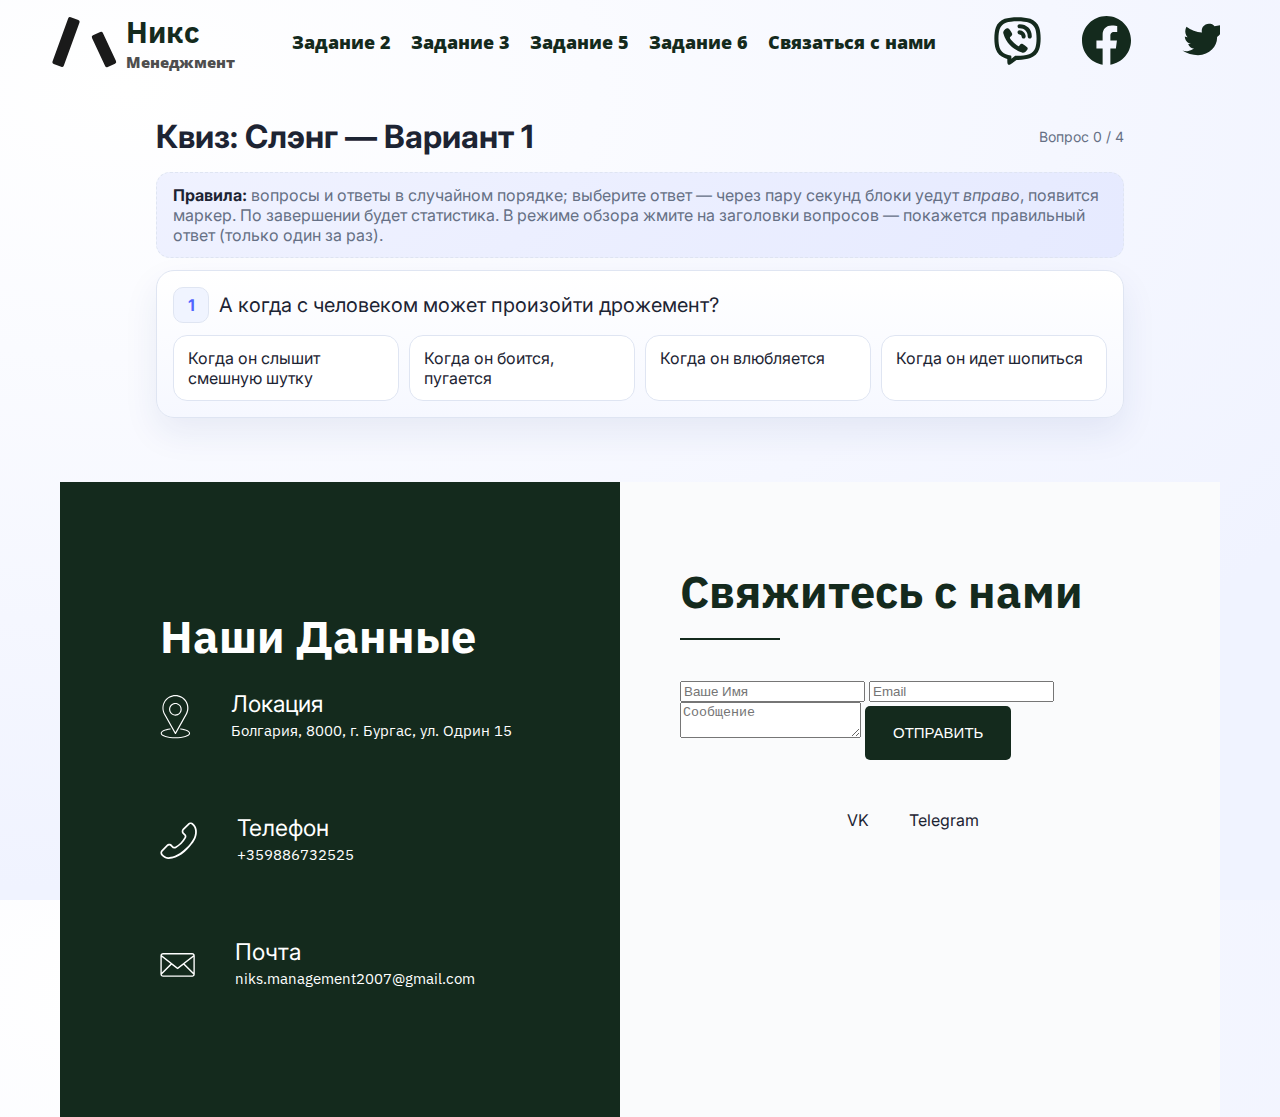
<file: task5.html>
<!DOCTYPE html>
<html lang="ru">
<head>
  <meta charset="UTF-8" />
  <meta name="viewport" content="width=device-width, initial-scale=1" />
  <title>Квиз: Слэнг — Вариант 1</title>
  <link rel="stylesheet" href="css/style.css" />
  <link rel="preconnect" href="https://fonts.googleapis.com" />
  <link rel="preconnect" href="https://fonts.gstatic.com" crossorigin />
  <link
    href="https://fonts.googleapis.com/css2?family=IBM+Plex+Sans:ital,wght@0,100..700;1,100..700&family=Inter:ital,opsz,wght@0,14..32,100..900;1,14..32,100..900&family=Montserrat:ital,wght@0,100..900;1,100..900&display=swap"
    rel="stylesheet"
  />
  <link rel="preconnect" href="https://fonts.googleapis.com" />
  <link rel="preconnect" href="https://fonts.gstatic.com" crossorigin />
  <link
    href="https://fonts.googleapis.com/css2?family=IBM+Plex+Sans:ital,wght@0,100..700;1,100..700&family=Inter:ital,opsz,wght@0,14..32,100..900;1,14..32,100..900&family=Montserrat:ital,wght@0,100..900;1,100..900&family=Open+Sans:ital,wght@0,300..800;1,300..800&family=Work+Sans:ital,wght@0,100..900;1,100..900&display=swap"
    rel="stylesheet"
  />
  <link
    href="https://fonts.googleapis.com/css2?family=IBM+Plex+Sans:ital,wght@0,100..700;1,100..700&family=Inter:ital,opsz,wght@0,14..32,100..900;1,14..32,100..900&family=Montserrat:ital,wght@0,100..900;1,100..900&family=Work+Sans:ital,wght@0,100..900;1,100..900&display=swap"
    rel="stylesheet"
  />
  <link rel="stylesheet" href="css/task5.css" />
</head>
<body>
  <header class="header">
    <div class="container">
      <div class="header__content">
        <a class="header__logo" href="index.html">
          <div class="header__logo-icon"></div>
          <div class="header__logo-text">
            <span class="header__brand-name">Никс</span>
            <span class="header__brand-subtitle">Менеджмент</span>
          </div>
        </a>
        <nav class="header__nav">
          <ul class="header__nav-list">
              <li class="header__nav-item"><a href="task2.html">Задание 2</a></li>
              <li class="header__nav-item"><a href="task3.html">Задание 3</a></li>
              <li class="header__nav-item"><a href="task5.html">Задание 5</a></li>
              <li class="header__nav-item"><a href="task6.html">Задание 6</a></li>
            <li class="header__nav-item">
              <a href="#form">Связаться с нами</a>
            </li>
          </ul>
        </nav>
        <div class="header__social">
          <ul class="header__social-list">
            <li class="header__social-item">
              <a href="#"
                ><svg
                  width="49"
                  height="49"
                  viewBox="0 0 49 49"
                  fill="none"
                  xmlns="http://www.w3.org/2000/svg"
                >
                  <path
                    d="M26.5417 8.16667C25.4141 8.16667 24.5 9.08076 24.5 10.2083C24.5 11.3359 25.4141 12.25 26.5417 12.25C29.1403 12.25 31.1471 13.1073 32.499 14.4593C33.851 15.8113 34.7083 17.8181 34.7083 20.4167C34.7083 21.5443 35.6224 22.4583 36.75 22.4583C37.8776 22.4583 38.7917 21.5443 38.7917 20.4167C38.7917 16.8902 37.6073 13.7928 35.3864 11.5719C33.1654 9.35106 30.068 8.16667 26.5417 8.16667Z"
                    fill="#142A1D"
                  />
                  <path
                    d="M10.237 16.3458C10.4703 14.5007 12.8682 11.993 14.7713 12.2713L14.7682 12.2683C16.3589 12.5705 17.6649 14.9647 18.5256 16.5425C18.667 16.8017 18.7963 17.0389 18.913 17.2412C19.4988 18.2811 19.1184 19.3348 18.5722 19.7794C18.509 19.8303 18.4428 19.8829 18.3746 19.937C17.6477 20.5141 16.7032 21.2638 16.9243 22.0161C17.3542 23.4792 22.4584 28.5833 24.9688 30.0343C25.7375 30.4786 26.3351 29.6158 26.8469 28.8769C26.9678 28.7024 27.084 28.5347 27.1965 28.3928C27.624 27.822 28.6785 27.4808 29.7161 28.0443C31.2657 28.9468 32.7255 29.9956 34.0755 31.1762C34.7496 31.7397 34.9078 32.5725 34.4407 33.4527C33.6179 35.0029 31.2382 37.0473 29.5107 36.6318C26.4935 35.9064 14.2917 31.1762 10.3724 17.4726C10.1672 16.869 10.2011 16.6149 10.2306 16.3944L10.237 16.3458Z"
                    fill="#142A1D"
                  />
                  <path
                    d="M26.5417 14.2917C25.4141 14.2917 24.5 15.2058 24.5 16.3333C24.5 17.4609 25.4141 18.375 26.5417 18.375C26.8985 18.375 27.4261 18.574 27.9053 19.0531C28.3843 19.5321 28.5833 20.0598 28.5833 20.4167C28.5833 21.5443 29.4974 22.4583 30.625 22.4583C31.7526 22.4583 32.6667 21.5443 32.6667 20.4167C32.6667 18.7318 31.8449 17.2179 30.7926 16.1657C29.7405 15.1135 28.2264 14.2917 26.5417 14.2917Z"
                    fill="#142A1D"
                  />
                  <path
                    fill-rule="evenodd"
                    clip-rule="evenodd"
                    d="M15.348 48.6554C15.4061 48.6874 15.4658 48.7166 15.5267 48.7428C16.6347 49.2193 18.0025 48.1554 20.738 46.0277L23.4791 43.8958C28.968 44.0775 33.7161 43.3572 37.387 42.0728C41.4922 40.6363 44.7198 37.4086 46.1563 33.3035C48.1359 27.6462 48.1359 17.2701 46.1563 11.6129C44.7198 7.50766 41.4922 4.27995 37.387 2.84345C30.8502 0.556167 18.0279 0.598836 11.6131 2.84345C7.50786 4.27995 4.28017 7.50766 2.84367 11.6129C0.864122 17.2701 0.864122 27.6462 2.84367 33.3035C4.28017 37.4086 7.50786 40.6363 11.6131 42.0728C12.4185 42.3546 13.3192 42.6637 14.2916 42.875C14.2916 46.3405 14.2916 48.0733 15.348 48.6554ZM18.375 42.6927V40.4064C18.375 39.9262 18.0401 39.5112 17.5705 39.4107C16.015 39.0781 14.4688 38.7459 12.9617 38.2186C10.0294 37.1926 7.72393 34.887 6.69787 31.9547C5.91818 29.7265 5.44234 26.2258 5.44234 22.4581C5.44234 18.6905 5.91818 15.1897 6.69787 12.9615C7.72393 10.0292 10.0294 7.72371 12.9617 6.69765C15.5498 5.79205 19.8391 5.23243 24.4587 5.22732C29.0778 5.22222 33.3937 5.77226 36.0382 6.69765C38.9705 7.72371 41.2761 10.0292 42.3021 12.9615C43.0818 15.1897 43.5577 18.6905 43.5577 22.4581C43.5577 26.2258 43.0818 29.7265 42.3021 31.9547C41.2761 34.887 38.9705 37.1926 36.0382 38.2186C31.686 39.7415 27.0704 39.9125 22.5071 39.7774C22.2686 39.7704 22.0349 39.8462 21.8466 39.9926L18.375 42.6927Z"
                    fill="#142A1D"
                  />
                </svg>
              </a>
            </li>
            <li class="header__social-item">
              <a href="#"
                ><svg
                  width="49"
                  height="49"
                  viewBox="0 0 49 49"
                  fill="none"
                  xmlns="http://www.w3.org/2000/svg"
                >
                  <path
                    d="M24.5 0C10.9694 0 0 10.9694 0 24.5C0 36.7113 8.95938 46.8994 20.625 48.6353V32.3887H14.4238V24.5H20.625V19.1055C20.625 12.9883 24.2705 9.61914 29.8105 9.61914C32.4598 9.61914 35.2148 10.0898 35.2148 10.0898V16.0625H32.1602C29.1539 16.0625 28.375 17.9288 28.375 19.8438V24.5H34.9219L33.875 32.3887H28.375V48.6353C40.0406 46.8994 49 36.7113 49 24.5C49 10.9694 38.0306 0 24.5 0Z"
                    fill="#142A1D"
                  />
                </svg>
              </a>
            </li>
            <li class="header__social-item">
              <a href="#"
                ><svg
                  width="49"
                  height="49"
                  viewBox="0 0 49 49"
                  fill="none"
                  xmlns="http://www.w3.org/2000/svg"
                >
                  <path
                    d="M48.9957 9.18955C47.1633 9.52544 45.331 9.86045 43.4986 10.1946C42.4085 8.97379 40.9521 8.15063 39.3524 7.84662C37.7527 7.5426 36.0957 7.77291 34.6468 8.49877C33.198 9.22463 32.0488 10.4043 31.3759 11.8589C30.7031 13.3136 30.5478 14.9678 30.9376 16.5365C28.1486 16.3965 25.3756 15.8149 22.7411 14.8128C20.1067 13.8107 17.6456 12.4024 15.4534 10.6486C14.5202 12.3001 14.1265 14.2279 14.3397 16.131C14.553 18.0341 15.3618 19.8213 16.6409 21.2221C15.6615 21.1889 14.701 20.9231 13.8378 20.4436V20.5149C13.8381 22.2634 14.4434 23.9535 15.5553 25.3005C16.6672 26.6474 18.2143 27.5618 19.9285 27.8839C19.0344 28.1249 18.0997 28.1602 17.1917 27.987C17.5832 29.244 18.3486 30.3532 19.3817 31.1596C20.4148 31.9659 21.6658 32.4332 22.9683 32.5013C21.3526 33.7616 19.4488 34.6074 17.4271 34.9598C15.4054 35.3122 13.3194 35.1607 11.3816 34.5178C16.0645 37.5357 21.4768 39.1309 27.0151 39.1265C38.6969 39.1265 46.0835 30.1309 46.0835 21.7539C46.0835 21.4571 46.0773 21.1684 46.064 20.8758C47.9069 19.5564 49.4692 17.9169 50.6596 16.0486L48.9957 9.18955Z"
                    fill="#142A1D"
                  />
                </svg>
              </a>
            </li>
          </ul>
        </div>
      </div>
    </div>
  </header>
  <main class="task5">
    <div class="wrap">
      <div class="quiz-header">
        <h1>Квиз: Слэнг — Вариант 1</h1>
        <div class="progress"></div>
      </div>
      <div class="banner"></div>
      <div class="finished-banner top"></div>
      <section class="stage"></section>
      <div class="stats"></div>
      <div class="review-note"></div>
      <div class="finished-banner bottom"></div>
    </div>
  </main>
  <footer class="footer">
    <div class="container">
      <div class="footer__content">
        <div class="footer__address">
          <h2 class="footer__title footer__title-address">Наши Данные</h2>
          <ul class="footer__address-list">
            <li class="footer__address-item">
              <svg
                width="31"
                height="44"
                viewBox="0 0 31 44"
                fill="none"
                xmlns="http://www.w3.org/2000/svg"
              >
                <path
                  d="M15.4001 38.96C15.2977 38.9586 15.1974 38.9301 15.1096 38.8774C15.0218 38.8247 14.9495 38.7499 14.9001 38.6602L4.11006 19.4697C4.10468 19.4433 4.10468 19.4165 4.11006 19.3901C2.99717 17.412 2.42156 15.1769 2.44052 12.9072C2.45947 10.6376 3.07232 8.4124 4.2181 6.45312C5.36388 4.49385 7.00266 2.86864 8.97143 1.73926C10.9402 0.60988 13.1704 0.015625 15.4401 0.015625C17.7098 0.015625 19.9399 0.60988 21.9087 1.73926C23.8775 2.86864 25.5163 4.49385 26.662 6.45312C27.8078 8.4124 28.4207 10.6376 28.4396 12.9072C28.4586 15.1769 27.883 17.412 26.7701 19.3901V19.4697L15.9801 38.6602C15.9237 38.7617 15.8385 38.8441 15.7354 38.8975C15.6322 38.9508 15.5155 38.9726 15.4001 38.96ZM5.16007 18.96L15.4001 37.2397L25.6401 19.02V18.9302C26.6798 17.1256 27.2265 15.0788 27.2251 12.9961C27.2237 10.9134 26.6743 8.86768 25.6321 7.06445C24.59 5.26122 23.0917 3.76411 21.2878 2.72314C19.4839 1.68218 17.4378 1.13428 15.3551 1.13428C13.2723 1.13428 11.2263 1.68218 9.42235 2.72314C7.61843 3.76411 6.12015 5.26122 5.07798 7.06445C4.03582 8.86768 3.48646 10.9134 3.48506 12.9961C3.48367 15.0788 4.03031 17.1256 5.07006 18.9302L5.16007 18.96Z"
                  fill="white"
                />
                <path
                  d="M15.4 43.2498C8.27996 43.2498 0.709961 41.4798 0.709961 38.2498C0.709961 36.0798 4.27996 34.2496 10.04 33.5296C10.1762 33.5092 10.3151 33.5431 10.4271 33.6234C10.5391 33.7037 10.6155 33.8242 10.64 33.9598C10.6483 34.0263 10.6432 34.0936 10.6249 34.1581C10.6066 34.2225 10.5756 34.2831 10.5336 34.3353C10.4916 34.3875 10.4396 34.4305 10.3805 34.4622C10.3215 34.494 10.2567 34.5137 10.19 34.5199C5.18996 35.1599 1.76997 36.6898 1.76997 38.2498C1.76997 40.1598 7.36996 42.2498 15.4 42.2498C23.43 42.2498 29.03 40.1198 29.03 38.2498C29.03 36.6898 25.57 35.1599 20.61 34.5199C20.5427 34.5151 20.4771 34.4965 20.4174 34.4652C20.3577 34.4339 20.305 34.3903 20.2628 34.3377C20.2206 34.2852 20.1896 34.2246 20.1719 34.1595C20.1542 34.0944 20.1502 34.0265 20.16 33.9598C20.1709 33.8921 20.1951 33.8272 20.2312 33.7689C20.2673 33.7105 20.3147 33.6599 20.3704 33.62C20.4262 33.58 20.4893 33.5514 20.5562 33.536C20.623 33.5205 20.6923 33.5182 20.76 33.5296C26.52 34.2796 30.09 36.0798 30.09 38.2498C30.1 41.4798 22.53 43.2498 15.4 43.2498Z"
                  fill="white"
                />
                <path
                  d="M15.4 20.63C14.1428 20.636 12.9122 20.2685 11.864 19.5744C10.8158 18.8802 9.99726 17.8909 9.51204 16.7311C9.02682 15.5713 8.89678 14.2935 9.1384 13.0597C9.38002 11.826 9.98242 10.692 10.8693 9.80094C11.7561 8.90987 12.8875 8.30181 14.1201 8.05435C15.3527 7.8069 16.631 7.93108 17.7931 8.4108C18.9551 8.89052 19.9487 9.70429 20.6477 10.7492C21.3468 11.7941 21.72 13.0228 21.72 14.2799C21.72 15.9589 21.0551 17.5694 19.8708 18.7594C18.6864 19.9494 17.0789 20.6221 15.4 20.63ZM15.4 9.08023C14.3703 9.07429 13.362 9.37429 12.5029 9.94205C11.6439 10.5098 10.9727 11.3196 10.5745 12.2692C10.1763 13.2188 10.0691 14.2654 10.2663 15.276C10.4635 16.2867 10.9564 17.2162 11.6824 17.9464C12.4085 18.6767 13.335 19.175 14.3445 19.3781C15.354 19.5812 16.4011 19.4797 17.353 19.0871C18.3049 18.6944 19.1188 18.0278 19.6915 17.172C20.2643 16.3163 20.57 15.3097 20.57 14.2799C20.57 12.906 20.0263 11.5883 19.0576 10.6139C18.0889 9.63959 16.7739 9.08816 15.4 9.08023Z"
                  fill="white"
                />
              </svg>
              <div class="footer__address-block">
                <div class="footer__address-title">Локация</div>
                <div class="footer__address-desc">
                  Болгария, 8000, г. Бургас, ул. Одрин 15
                </div>
              </div>
            </li>
            <li class="footer__address-item">
              <svg
                width="37"
                height="38"
                viewBox="0 0 37 38"
                fill="none"
                xmlns="http://www.w3.org/2000/svg"
              >
                <path
                  d="M7.97004 36.9601C4.89004 36.5901 3.40004 35.3203 1.47004 33.4303C0.779044 32.7457 0.384523 31.8169 0.37143 30.8444C0.358338 29.8718 0.727722 28.933 1.40004 28.2301L6.78004 22.8302C7.11128 22.5055 7.50376 22.2499 7.93466 22.0783C8.36555 21.9066 8.82627 21.8223 9.29004 21.8302C9.78488 21.8295 10.2749 21.9272 10.7316 22.1178C11.1883 22.3084 11.6025 22.5879 11.95 22.9401L13.49 24.4899C13.6102 24.6114 13.7536 24.7078 13.9116 24.7731C14.0696 24.8383 14.2391 24.8716 14.41 24.8702C14.6391 24.8709 14.864 24.8085 15.06 24.6901C19.0629 22.5079 22.3433 19.2067 24.5 15.1901C24.6466 14.9418 24.7065 14.6519 24.6703 14.3658C24.6341 14.0798 24.5039 13.8139 24.3 13.61L22.77 12.0602C22.0759 11.38 21.6782 10.4533 21.6632 9.48157C21.6483 8.50984 22.0172 7.57154 22.69 6.87024L28.07 1.46985C28.4028 1.14441 28.797 0.888602 29.2296 0.716924C29.6622 0.545246 30.1247 0.461128 30.59 0.469854C31.084 0.471253 31.5727 0.571016 32.0277 0.763311C32.4827 0.955606 32.8948 1.2367 33.24 1.58997C35.08 3.44997 36.41 5.00024 36.76 8.12024C37.51 14.3202 34.76 19.9299 27.25 27.4699C23.9491 30.9328 19.9787 33.6886 15.58 35.57C13.4121 36.4986 11.0877 37.0076 8.73004 37.07C8.47494 37.0468 8.22125 37.0102 7.97004 36.9601ZM29.27 2.66028L23.9 8.06019C23.5495 8.43259 23.3602 8.92833 23.3733 9.43958C23.3864 9.95083 23.6009 10.4362 23.97 10.7902L25.51 12.3302C25.9837 12.8098 26.2864 13.432 26.3713 14.1007C26.4563 14.7694 26.3188 15.4471 25.98 16.0299C24.8169 18.1466 23.3702 20.0947 21.68 21.82C19.9569 23.5152 18.0167 24.975 15.91 26.1603C15.4489 26.4298 14.9242 26.571 14.39 26.57C13.9921 26.5709 13.598 26.4928 13.2306 26.34C12.8632 26.1872 12.5299 25.9632 12.25 25.6803L10.7 24.13C10.5136 23.9398 10.2911 23.7887 10.0456 23.6857C9.8 23.5826 9.53634 23.5297 9.27004 23.5299C8.78877 23.5289 8.32604 23.7154 7.98004 24.0499L2.61004 29.4503C2.27062 29.8301 2.08888 30.3249 2.10188 30.8341C2.11489 31.3433 2.32167 31.8281 2.68004 32.1901C4.55004 34.0301 5.68004 34.9401 8.16004 35.1901C8.16004 35.1901 8.39004 35.1901 8.70004 35.1901C10.63 35.1901 17.59 34.5402 25.99 26.1002C33.07 18.9902 35.68 13.8003 34.99 8.1803C34.72 5.8003 33.88 4.6103 31.99 2.6803C31.8056 2.48952 31.5851 2.33728 31.3413 2.23255C31.0975 2.12782 30.8354 2.07235 30.57 2.06995C30.3283 2.06913 30.0889 2.1164 29.8657 2.20911C29.6425 2.30183 29.44 2.43817 29.27 2.60999V2.66028Z"
                  fill="white"
                />
              </svg>
              <div class="footer__address-block">
                <div class="footer__address-title">Телефон</div>
                <div class="footer__address-desc">+359886732525</div>
              </div>
            </li>
            <li class="footer__address-item">
              <svg
                width="35"
                height="24"
                viewBox="0 0 35 24"
                fill="none"
                xmlns="http://www.w3.org/2000/svg"
              >
                <path
                  d="M32.17 0.0800781H3.04003C2.34251 0.0800781 1.67356 0.356877 1.18034 0.850098C0.687123 1.34332 0.410034 2.01244 0.410034 2.70996V21.1499C0.410029 21.8483 0.686798 22.5184 1.17973 23.0132C1.67267 23.508 2.34159 23.7874 3.04003 23.79H32.17C32.5154 23.7887 32.8571 23.7193 33.1757 23.5859C33.4943 23.4526 33.7835 23.2578 34.0268 23.0127C34.2701 22.7675 34.4627 22.4768 34.5937 22.1572C34.7246 21.8376 34.7913 21.4953 34.79 21.1499V2.70996C34.79 2.01417 34.5143 1.34694 34.0233 0.854004C33.5322 0.36107 32.8658 0.0827237 32.17 0.0800781ZM3.04003 1.4502H32.17C32.4414 1.45244 32.7047 1.54209 32.921 1.70605C33.1372 1.87002 33.2947 2.09919 33.37 2.35986L17.6 14.5898L1.84003 2.31982C1.92246 2.06661 2.08298 1.84625 2.29858 1.68994C2.51417 1.53364 2.77374 1.4498 3.04003 1.4502ZM1.77003 4.02002L10.53 10.8198L1.77003 19.6001V4.02002ZM32.17 22.4199H3.04003C2.75832 22.4219 2.48408 22.3294 2.26112 22.1572C2.03815 21.985 1.87934 21.7428 1.81004 21.4697L11.61 11.6602L17.18 15.9897C17.2999 16.0842 17.4474 16.1373 17.6 16.1401C17.7511 16.1381 17.8979 16.089 18.02 16L23.56 11.71L33.39 21.48C33.3193 21.7495 33.1611 21.9881 32.9404 22.1582C32.7196 22.3283 32.4487 22.4202 32.17 22.4199ZM33.43 19.6001L24.64 10.8599L33.43 4.0498V19.6001Z"
                  fill="white"
                />
              </svg>
              <div class="footer__address-block">
                <div class="footer__address-title">Почта</div>
                <div class="footer__address-desc">
                  niks.management2007@gmail.com
                </div>
              </div>
            </li>
          </ul>
        </div>
        <div id="form" class="footer-form">
          <h2 class="footer__title footer__title-contact">Свяжитесь с нами</h2>
          <form class="footer__form">
            <div class="footer__form-row">
              <input type="text" placeholder="Ваше Имя" />
              <input type="email" placeholder="Email" />
            </div>
            <textarea placeholder="Сообщение"></textarea>
            <button class="buttom-primary" type="submit">Отправить</button>
          </form>
          <ul class="footer__social-list header__social-list">
            <li class="footer__social-item">
              <a href="#"><span>VK</span></a>
            </li>
            <li class="footer__social-item">
              <a href="#"><span>Telegram</span></a>
            </li>
          </ul>
        </div>
      </div>
    </div>
  </footer>
  <script src="js/task5.js"></script>
</body>
</html>
</file>
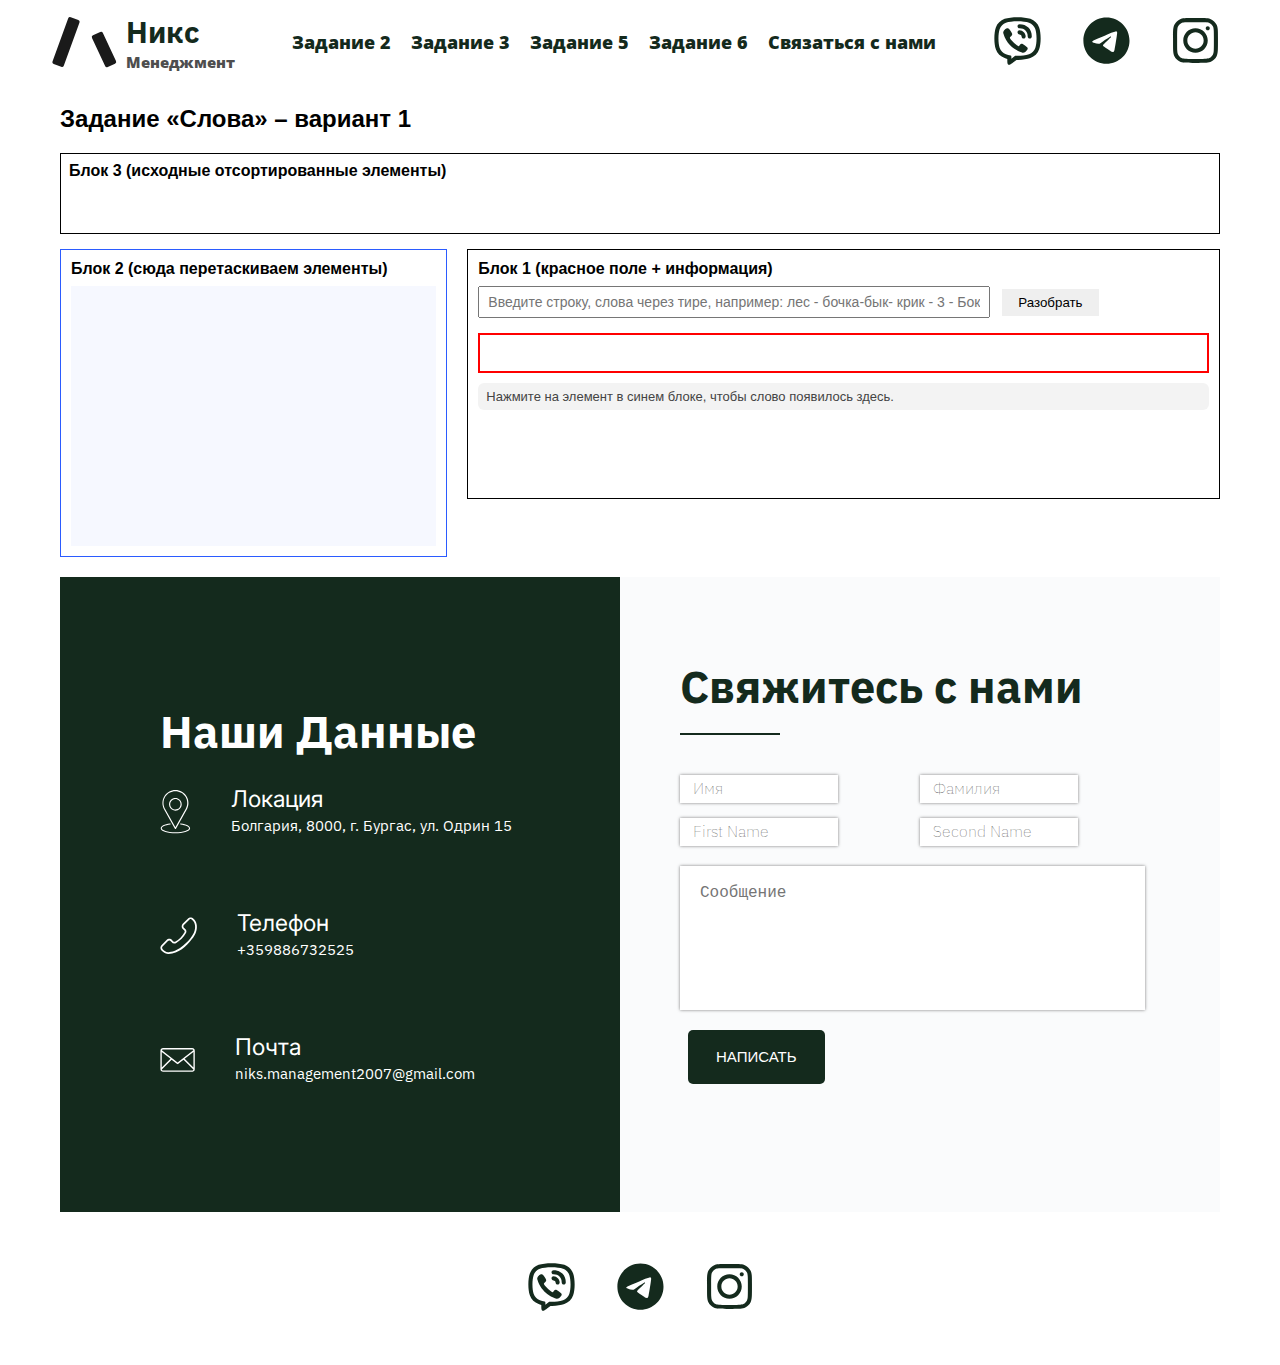
<file: task6.html>
<!DOCTYPE html>
<html lang="ru">
  <head>
    <meta charset="UTF-8" />
    <meta name="viewport" content="width=device-width, initial-scale=1.0" />
    <title>Задание «Слова» – вариант 1</title>
    <link rel="stylesheet" href="css/style.css" />
    <link rel="preconnect" href="https://fonts.googleapis.com" />
    <link rel="preconnect" href="https://fonts.gstatic.com" crossorigin />
    <link
      href="https://fonts.googleapis.com/css2?family=IBM+Plex+Sans:ital,wght@0,100..700;1,100..700&family=Inter:ital,opsz,wght@0,14..32,100..900;1,14..32,100..900&family=Montserrat:ital,wght@0,100..900;1,100..900&display=swap"
      rel="stylesheet"
    />
    <link rel="preconnect" href="https://fonts.googleapis.com" />
    <link rel="preconnect" href="https://fonts.gstatic.com" crossorigin />
    <link
      href="https://fonts.googleapis.com/css2?family=IBM+Plex+Sans:ital,wght@0,100..700;1,100..700&family=Inter:ital,opsz,wght@0,14..32,100..900;1,14..32,100..900&family=Montserrat:ital,wght@0,100..900;1,100..900&family=Open+Sans:ital,wght@0,300..800;1,300..800&family=Work+Sans:ital,wght@0,100..900;1,100..900&display=swap"
      rel="stylesheet"
    />
    <link
      href="https://fonts.googleapis.com/css2?family=IBM+Plex+Sans:ital,wght@0,100..700;1,100..700&family=Inter:ital,opsz,wght@0,14..32,100..900;1,14..32,100..900&family=Montserrat:ital,wght@0,100..900;1,100..900&family=Work+Sans:ital,wght@0,100..900;1,100..900&display=swap"
      rel="stylesheet"
    />
    <link rel="stylesheet" href="css/task6.css" />
  </head>
  <body>
    <section class="first-bg" >
      <header class="header">
              <div class="container">
                <div class="header__content">
                  <a class="header__logo" href="index.html">
                    <div class="header__logo-icon"></div>
                    <div class="header__logo-text">
                      <span class="header__brand-name">Никс</span>
                      <span class="header__brand-subtitle">Менеджмент</span>
                    </div>
                  </a>
                  <nav class="header__nav">
                    <ul class="header__nav-list">
                        <li class="header__nav-item"><a href="task2.html">Задание 2</a></li>
                        <li class="header__nav-item"><a href="task3.html">Задание 3</a></li>
                        <li class="header__nav-item"><a href="task5.html">Задание 5</a></li>
                        <li class="header__nav-item"><a href="task6.html">Задание 6</a></li>
                      <li class="header__nav-item">
                        <a href="#form">Связаться с нами</a>
                      </li>
                    </ul>
                  </nav>
                  <div class="header__social">
                    <ul class="header__social-list">
                      <li class="header__social-item">
                        <a href="#"
                          ><svg
                            width="49"
                            height="49"
                            viewBox="0 0 49 49"
                            fill="none"
                            xmlns="http://www.w3.org/2000/svg"
                          >
                            <path
                              d="M26.5417 8.16667C25.4141 8.16667 24.5 9.08076 24.5 10.2083C24.5 11.3359 25.4141 12.25 26.5417 12.25C29.1403 12.25 31.1471 13.1073 32.499 14.4593C33.851 15.8113 34.7083 17.8181 34.7083 20.4167C34.7083 21.5443 35.6224 22.4583 36.75 22.4583C37.8776 22.4583 38.7917 21.5443 38.7917 20.4167C38.7917 16.8902 37.6073 13.7928 35.3864 11.5719C33.1654 9.35106 30.068 8.16667 26.5417 8.16667Z"
                              fill="#142A1D"
                            />
                            <path
                              d="M10.237 16.3458C10.4703 14.5007 12.8682 11.993 14.7713 12.2713L14.7682 12.2683C16.3589 12.5705 17.6649 14.9647 18.5256 16.5425C18.667 16.8017 18.7963 17.0389 18.913 17.2412C19.4988 18.2811 19.1184 19.3348 18.5722 19.7794C18.509 19.8303 18.4428 19.8829 18.3746 19.937C17.6477 20.5141 16.7032 21.2638 16.9243 22.0161C17.3542 23.4792 22.4584 28.5833 24.9688 30.0343C25.7375 30.4786 26.3351 29.6158 26.8469 28.8769C26.9678 28.7024 27.084 28.5347 27.1965 28.3928C27.624 27.822 28.6785 27.4808 29.7161 28.0443C31.2657 28.9468 32.7255 29.9956 34.0755 31.1762C34.7496 31.7397 34.9078 32.5725 34.4407 33.4527C33.6179 35.0029 31.2382 37.0473 29.5107 36.6318C26.4935 35.9064 14.2917 31.1762 10.3724 17.4726C10.1672 16.869 10.2011 16.6149 10.2306 16.3944L10.237 16.3458Z"
                              fill="#142A1D"
                            />
                            <path
                              d="M26.5417 14.2917C25.4141 14.2917 24.5 15.2058 24.5 16.3333C24.5 17.4609 25.4141 18.375 26.5417 18.375C26.8985 18.375 27.4261 18.574 27.9053 19.0531C28.3843 19.5321 28.5833 20.0598 28.5833 20.4167C28.5833 21.5443 29.4974 22.4583 30.625 22.4583C31.7526 22.4583 32.6667 21.5443 32.6667 20.4167C32.6667 18.7318 31.8449 17.2179 30.7926 16.1657C29.7405 15.1135 28.2264 14.2917 26.5417 14.2917Z"
                              fill="#142A1D"
                            />
                            <path
                              fill-rule="evenodd"
                              clip-rule="evenodd"
                              d="M15.348 48.6554C15.4061 48.6874 15.4658 48.7166 15.5267 48.7428C16.6347 49.2193 18.0025 48.1554 20.738 46.0277L23.4791 43.8958C28.968 44.0775 33.7161 43.3572 37.387 42.0728C41.4922 40.6363 44.7198 37.4086 46.1563 33.3035C48.1359 27.6462 48.1359 17.2701 46.1563 11.6129C44.7198 7.50766 41.4922 4.27995 37.387 2.84345C30.8502 0.556167 18.0279 0.598836 11.6131 2.84345C7.50786 4.27995 4.28017 7.50766 2.84367 11.6129C0.864122 17.2701 0.864122 27.6462 2.84367 33.3035C4.28017 37.4086 7.50786 40.6363 11.6131 42.0728C12.4185 42.3546 13.3192 42.6637 14.2916 42.875C14.2916 46.3405 14.2916 48.0733 15.348 48.6554ZM18.375 42.6927V40.4064C18.375 39.9262 18.0401 39.5112 17.5705 39.4107C16.015 39.0781 14.4688 38.7459 12.9617 38.2186C10.0294 37.1926 7.72393 34.887 6.69787 31.9547C5.91818 29.7265 5.44234 26.2258 5.44234 22.4581C5.44234 18.6905 5.91818 15.1897 6.69787 12.9615C7.72393 10.0292 10.0294 7.72371 12.9617 6.69765C15.5498 5.79205 19.8391 5.23243 24.4587 5.22732C29.0778 5.22222 33.3937 5.77226 36.0382 6.69765C38.9705 7.72371 41.2761 10.0292 42.3021 12.9615C43.0818 15.1897 43.5577 18.6905 43.5577 22.4581C43.5577 26.2258 43.0818 29.7265 42.3021 31.9547C41.2761 34.887 38.9705 37.1926 36.0382 38.2186C31.686 39.7415 27.0704 39.9125 22.5071 39.7774C22.2686 39.7704 22.0349 39.8462 21.8466 39.9926L18.375 42.6927Z"
                              fill="#142A1D"
                            />
                          </svg>
                        </a>
                      </li>
                      <li class="header__social-item">
                        <a href="#"
                          ><svg
                            width="49"
                            height="49"
                            viewBox="0 0 49 49"
                            fill="none"
                            xmlns="http://www.w3.org/2000/svg"
                          >
                            <path
                              d="M33.8743 15.3737C33.8835 15.3737 33.8957 15.3737 33.908 15.3737C34.228 15.3737 34.5251 15.4733 34.7685 15.6448L34.7639 15.6417C34.9416 15.7964 35.061 16.0138 35.0901 16.2588V16.2634C35.1207 16.4502 35.1376 16.6646 35.1376 16.8836C35.1376 16.9831 35.1345 17.0811 35.1268 17.1791V17.1653C34.7823 20.7928 33.2878 29.5899 32.5283 33.6507C32.2067 35.3703 31.5743 35.9461 30.9618 36.0012C29.6312 36.1252 28.6206 35.1223 27.3312 34.277C25.3131 32.9525 24.1723 32.1287 22.2138 30.8378C19.9491 29.3479 21.4176 28.5257 22.7069 27.1873C23.0453 26.8352 28.9115 21.4988 29.0263 21.0149C29.0325 20.9858 29.0355 20.9536 29.0355 20.9199C29.0355 20.8005 28.9911 20.6918 28.9191 20.6091C28.8395 20.557 28.74 20.5279 28.6359 20.5279C28.567 20.5279 28.5011 20.5417 28.4399 20.5647L28.4429 20.5632C28.2408 20.6091 25.017 22.7396 18.7716 26.9546C18.0901 27.4921 17.2296 27.832 16.2925 27.8718H16.2833C14.9557 27.711 13.7506 27.4155 12.6067 26.9944L12.7201 27.0312C11.2837 26.5626 10.143 26.3161 10.241 25.5229C10.293 25.1105 10.8616 24.6883 11.9468 24.2565C18.6312 21.3441 23.0887 19.4244 25.3192 18.4975C27.7799 17.1913 30.6326 16.1164 33.6323 15.4197L33.8727 15.3722L33.8743 15.3737ZM24.3928 1.56953C11.6803 1.60016 1.38574 11.9131 1.38574 24.6302C1.38574 37.3656 11.7094 47.6908 24.4464 47.6908C37.1833 47.6908 47.507 37.3671 47.507 24.6302C47.507 11.9131 37.2124 1.60016 24.503 1.56953H24.5C24.4642 1.56953 24.4285 1.56953 24.3928 1.56953Z"
                              fill="#142A1D"
                            /></svg
                        ></a>
                      </li>
                      <li class="header__social-item">
                        <a href="#"
                          ><svg
                            width="49"
                            height="49"
                            viewBox="0 0 49 49"
                            fill="none"
                            xmlns="http://www.w3.org/2000/svg"
                          >
                            <path
                              fill-rule="evenodd"
                              clip-rule="evenodd"
                              d="M24.5 36.75C31.2655 36.75 36.75 31.2655 36.75 24.5C36.75 17.7345 31.2655 12.25 24.5 12.25C17.7345 12.25 12.25 17.7345 12.25 24.5C12.25 31.2655 17.7345 36.75 24.5 36.75ZM24.5 32.6667C29.0102 32.6667 32.6667 29.0102 32.6667 24.5C32.6667 19.9897 29.0102 16.3333 24.5 16.3333C19.9897 16.3333 16.3333 19.9897 16.3333 24.5C16.3333 29.0102 19.9897 32.6667 24.5 32.6667Z"
                              fill="#142A1D"
                            />
                            <path
                              d="M36.75 10.2083C35.6224 10.2083 34.7084 11.1224 34.7084 12.25C34.7084 13.3776 35.6224 14.2917 36.75 14.2917C37.8777 14.2917 38.7917 13.3776 38.7917 12.25C38.7917 11.1224 37.8777 10.2083 36.75 10.2083Z"
                              fill="#142A1D"
                            />
                            <path
                              fill-rule="evenodd"
                              clip-rule="evenodd"
                              d="M3.37679 8.73029C2.04163 11.3507 2.04163 14.781 2.04163 21.6417V27.3583C2.04163 34.2189 2.04163 37.6494 3.37679 40.2696C4.55124 42.5747 6.42525 44.4487 8.73025 45.6231C11.3507 46.9583 14.781 46.9583 21.6416 46.9583H27.3583C34.2189 46.9583 37.6493 46.9583 40.2696 45.6231C42.5746 44.4487 44.4487 42.5747 45.623 40.2696C46.9583 37.6494 46.9583 34.2189 46.9583 27.3583V21.6417C46.9583 14.781 46.9583 11.3507 45.623 8.73029C44.4487 6.42529 42.5746 4.55128 40.2696 3.37684C37.6493 2.04167 34.2189 2.04167 27.3583 2.04167H21.6416C14.781 2.04167 11.3507 2.04167 8.73025 3.37684C6.42525 4.55128 4.55124 6.42529 3.37679 8.73029ZM27.3583 6.125H21.6416C18.1439 6.125 15.7662 6.12819 13.9284 6.27833C12.1382 6.42459 11.2227 6.68971 10.584 7.01511C9.04738 7.79809 7.79804 9.04742 7.01506 10.5841C6.68966 11.2227 6.42455 12.1382 6.27829 13.9284C6.12814 15.7663 6.12496 18.144 6.12496 21.6417V27.3583C6.12496 30.8561 6.12814 33.2336 6.27829 35.0715C6.42455 36.8619 6.68966 37.7774 7.01506 38.416C7.79804 39.9526 9.04738 41.2019 10.584 41.9848C11.2227 42.3103 12.1382 42.5755 13.9284 42.7217C15.7662 42.8717 18.1439 42.875 21.6416 42.875H27.3583C30.8561 42.875 33.2336 42.8717 35.0715 42.7217C36.8618 42.5755 37.7773 42.3103 38.416 41.9848C39.9525 41.2019 41.2018 39.9526 41.9848 38.416C42.3102 37.7774 42.5754 36.8619 42.7216 35.0715C42.8717 33.2336 42.875 30.8561 42.875 27.3583V21.6417C42.875 18.144 42.8717 15.7663 42.7216 13.9284C42.5754 12.1382 42.3102 11.2227 41.9848 10.5841C41.2018 9.04742 39.9525 7.79809 38.416 7.01511C37.7773 6.68971 36.8618 6.42459 35.0715 6.27833C33.2336 6.12819 30.8561 6.125 27.3583 6.125Z"
                              fill="#142A1D"
                            /></svg
                        ></a>
                      </li>
                    </ul>
                  </div>
                </div>
              </div>
            </header>
    </section>
    <main class="task6">
      <div class="container task6__container">
        <h2>Задание «Слова» – вариант 1</h2>
        <div id="block3-wrapper">
          <div id="block3-title">Блок 3 (исходные отсортированные элементы)</div>
          <div id="block3" class="drop-target"></div>
        </div>
        <div class="bottom">
          <div id="block2-wrapper">
            <div id="block2-title">Блок 2 (сюда перетаскиваем элементы)</div>
            <div id="block2" class="drop-target"></div>
          </div>
          <div id="block1-wrapper">
            <div id="block1-title">Блок 1 (красное поле + информация)</div>
            <div class="controls">
              <input
                id="inputLine"
                type="text"
                placeholder="Введите строку, слова через тире, например: лес - бочка-бык- крик - 3 - Бок"
              />
              <button id="parseBtn">Разобрать</button>
            </div>
            <div id="output"></div>
            <div id="click-info">
              Нажмите на элемент в синем блоке, чтобы слово появилось здесь.
            </div>
          </div>
        </div>
      </div>
    </main>
    <footer class="footer">
          <div class="container">      <div class="footer__content">
            <div class="footer__address">
              <h2 class="footer__title footer__title-address">Наши Данные</h2>
              <ul class="footer__address-list">
                <li class="footer__address-item">
                  <svg
                    width="31"
                    height="44"
                    viewBox="0 0 31 44"
                    fill="none"
                    xmlns="http://www.w3.org/2000/svg"
                  >
                    <path
                      d="M15.4001 38.96C15.2977 38.9586 15.1974 38.9301 15.1096 38.8774C15.0218 38.8247 14.9495 38.7499 14.9001 38.6602L4.11006 19.4697C4.10468 19.4433 4.10468 19.4165 4.11006 19.3901C2.99717 17.412 2.42156 15.1769 2.44052 12.9072C2.45947 10.6376 3.07232 8.4124 4.2181 6.45312C5.36388 4.49385 7.00266 2.86864 8.97143 1.73926C10.9402 0.60988 13.1704 0.015625 15.4401 0.015625C17.7098 0.015625 19.9399 0.60988 21.9087 1.73926C23.8775 2.86864 25.5163 4.49385 26.662 6.45312C27.8078 8.4124 28.4207 10.6376 28.4396 12.9072C28.4586 15.1769 27.883 17.412 26.7701 19.3901V19.4697L15.9801 38.6602C15.9237 38.7617 15.8385 38.8441 15.7354 38.8975C15.6322 38.9508 15.5155 38.9726 15.4001 38.96ZM5.16007 18.96L15.4001 37.2397L25.6401 19.02V18.9302C26.6798 17.1256 27.2265 15.0788 27.2251 12.9961C27.2237 10.9134 26.6743 8.86768 25.6321 7.06445C24.59 5.26122 23.0917 3.76411 21.2878 2.72314C19.4839 1.68218 17.4378 1.13428 15.3551 1.13428C13.2723 1.13428 11.2263 1.68218 9.42235 2.72314C7.61843 3.76411 6.12015 5.26122 5.07798 7.06445C4.03582 8.86768 3.48646 10.9134 3.48506 12.9961C3.48367 15.0788 4.03031 17.1256 5.07006 18.9302L5.16007 18.96Z"
                      fill="white"
                    />
                    <path
                      d="M15.4 43.2498C8.27996 43.2498 0.709961 41.4798 0.709961 38.2498C0.709961 36.0798 4.27996 34.2496 10.04 33.5296C10.1762 33.5092 10.3151 33.5431 10.4271 33.6234C10.5391 33.7037 10.6155 33.8242 10.64 33.9598C10.6483 34.0263 10.6432 34.0936 10.6249 34.1581C10.6066 34.2225 10.5756 34.2831 10.5336 34.3353C10.4916 34.3875 10.4396 34.4305 10.3805 34.4622C10.3215 34.494 10.2567 34.5137 10.19 34.5199C5.18996 35.1599 1.76997 36.6898 1.76997 38.2498C1.76997 40.1598 7.36996 42.2498 15.4 42.2498C23.43 42.2498 29.03 40.1198 29.03 38.2498C29.03 36.6898 25.57 35.1599 20.61 34.5199C20.5427 34.5151 20.4771 34.4965 20.4174 34.4652C20.3577 34.4339 20.305 34.3903 20.2628 34.3377C20.2206 34.2852 20.1896 34.2246 20.1719 34.1595C20.1542 34.0944 20.1502 34.0265 20.16 33.9598C20.1709 33.8921 20.1951 33.8272 20.2312 33.7689C20.2673 33.7105 20.3147 33.6599 20.3704 33.62C20.4262 33.58 20.4893 33.5514 20.5562 33.536C20.623 33.5205 20.6923 33.5182 20.76 33.5296C26.52 34.2796 30.09 36.0798 30.09 38.2498C30.1 41.4798 22.53 43.2498 15.4 43.2498Z"
                      fill="white"
                    />
                    <path
                      d="M15.4 20.63C14.1428 20.636 12.9122 20.2685 11.864 19.5744C10.8158 18.8802 9.99726 17.8909 9.51204 16.7311C9.02682 15.5713 8.89678 14.2935 9.1384 13.0597C9.38002 11.826 9.98242 10.692 10.8693 9.80094C11.7561 8.90987 12.8875 8.30181 14.1201 8.05435C15.3527 7.8069 16.631 7.93108 17.7931 8.4108C18.9551 8.89052 19.9487 9.70429 20.6477 10.7492C21.3468 11.7941 21.72 13.0228 21.72 14.2799C21.72 15.9589 21.0551 17.5694 19.8708 18.7594C18.6864 19.9494 17.0789 20.6221 15.4 20.63ZM15.4 9.08023C14.3703 9.07429 13.362 9.37429 12.5029 9.94205C11.6439 10.5098 10.9727 11.3196 10.5745 12.2692C10.1763 13.2188 10.0691 14.2654 10.2663 15.276C10.4635 16.2867 10.9564 17.2162 11.6824 17.9464C12.4085 18.6767 13.335 19.175 14.3445 19.3781C15.354 19.5812 16.4011 19.4797 17.353 19.0871C18.3049 18.6944 19.1188 18.0278 19.6915 17.172C20.2643 16.3163 20.57 15.3097 20.57 14.2799C20.57 12.906 20.0263 11.5883 19.0576 10.6139C18.0889 9.63959 16.7739 9.08816 15.4 9.08023Z"
                      fill="white"
                    />
                  </svg>
                  <div class="footer__address-block">
                    <div class="footer__address-title">Локация</div>
                    <div class="footer__address-desc">
                      Болгария, 8000, г. Бургас, ул. Одрин 15
                    </div>
                  </div>
                </li>
                <li class="footer__address-item">
                  <svg
                    width="37"
                    height="38"
                    viewBox="0 0 37 38"
                    fill="none"
                    xmlns="http://www.w3.org/2000/svg"
                  >
                    <path
                      d="M7.97004 36.9601C4.89004 36.5901 3.40004 35.3203 1.47004 33.4303C0.779044 32.7457 0.384523 31.8169 0.37143 30.8444C0.358338 29.8718 0.727722 28.933 1.40004 28.2301L6.78004 22.8302C7.11128 22.5055 7.50376 22.2499 7.93466 22.0783C8.36555 21.9066 8.82627 21.8223 9.29004 21.8302C9.78488 21.8295 10.2749 21.9272 10.7316 22.1178C11.1883 22.3084 11.6025 22.5879 11.95 22.9401L13.49 24.4899C13.6102 24.6114 13.7536 24.7078 13.9116 24.7731C14.0696 24.8383 14.2391 24.8716 14.41 24.8702C14.6391 24.8709 14.864 24.8085 15.06 24.6901C19.0629 22.5079 22.3433 19.2067 24.5 15.1901C24.6466 14.9418 24.7065 14.6519 24.6703 14.3658C24.6341 14.0798 24.5039 13.8139 24.3 13.61L22.77 12.0602C22.0759 11.38 21.6782 10.4533 21.6632 9.48157C21.6483 8.50984 22.0172 7.57154 22.69 6.87024L28.07 1.46985C28.4028 1.14441 28.797 0.888602 29.2296 0.716924C29.6622 0.545246 30.1247 0.461128 30.59 0.469854C31.084 0.471253 31.5727 0.571016 32.0277 0.763311C32.4827 0.955606 32.8948 1.2367 33.24 1.58997C35.08 3.44997 36.41 5.00024 36.76 8.12024C37.51 14.3202 34.76 19.9299 27.25 27.4699C23.9491 30.9328 19.9787 33.6886 15.58 35.57C13.4121 36.4986 11.0877 37.0076 8.73004 37.07C8.47494 37.0468 8.22125 37.0102 7.97004 36.9601ZM29.27 2.66028L23.9 8.06019C23.5495 8.43259 23.3602 8.92833 23.3733 9.43958C23.3864 9.95083 23.6009 10.4362 23.97 10.7902L25.51 12.3302C25.9837 12.8098 26.2864 13.432 26.3713 14.1007C26.4563 14.7694 26.3188 15.4471 25.98 16.0299C24.8169 18.1466 23.3702 20.0947 21.68 21.82C19.9569 23.5152 18.0167 24.975 15.91 26.1603C15.4489 26.4298 14.9242 26.571 14.39 26.57C13.9921 26.5709 13.598 26.4928 13.2306 26.34C12.8632 26.1872 12.5299 25.9632 12.25 25.6803L10.7 24.13C10.5136 23.9398 10.2911 23.7887 10.0456 23.6857C9.8 23.5826 9.53634 23.5297 9.27004 23.5299C8.78877 23.5289 8.32604 23.7154 7.98004 24.0499L2.61004 29.4503C2.27062 29.8301 2.08888 30.3249 2.10188 30.8341C2.11489 31.3433 2.32167 31.8281 2.68004 32.1901C4.55004 34.0301 5.68004 34.9401 8.16004 35.1901C8.16004 35.1901 8.39004 35.1901 8.70004 35.1901C10.63 35.1901 17.59 34.5402 25.99 26.1002C33.07 18.9902 35.68 13.8003 34.99 8.1803C34.72 5.8003 33.88 4.6103 31.99 2.6803C31.8056 2.48952 31.5851 2.33728 31.3413 2.23255C31.0975 2.12782 30.8354 2.07235 30.57 2.06995C30.3283 2.06913 30.0889 2.1164 29.8657 2.20911C29.6425 2.30183 29.44 2.43817 29.27 2.60999V2.66028Z"
                      fill="white"
                    />
                  </svg>
                  <div class="footer__address-block">
                    <div class="footer__address-title">Телефон</div>
                    <div class="footer__address-desc">+359886732525</div>
                  </div>
                </li>
                <li class="footer__address-item">
                  <svg
                    width="35"
                    height="24"
                    viewBox="0 0 35 24"
                    fill="none"
                    xmlns="http://www.w3.org/2000/svg"
                  >
                    <path
                      d="M32.17 0.0800781H3.04003C2.34251 0.0800781 1.67356 0.356877 1.18034 0.850098C0.687123 1.34332 0.410034 2.01244 0.410034 2.70996V21.1499C0.410029 21.8483 0.686798 22.5184 1.17973 23.0132C1.67267 23.508 2.34159 23.7874 3.04003 23.79H32.17C32.5154 23.7887 32.8571 23.7193 33.1757 23.5859C33.4943 23.4526 33.7835 23.2578 34.0268 23.0127C34.2701 22.7675 34.4627 22.4768 34.5937 22.1572C34.7246 21.8376 34.7913 21.4953 34.79 21.1499V2.70996C34.79 2.01417 34.5143 1.34694 34.0233 0.854004C33.5322 0.36107 32.8658 0.0827237 32.17 0.0800781ZM3.04003 1.4502H32.17C32.4414 1.45244 32.7047 1.54209 32.921 1.70605C33.1372 1.87002 33.2947 2.09919 33.37 2.35986L17.6 14.5898L1.84003 2.31982C1.92246 2.06661 2.08298 1.84625 2.29858 1.68994C2.51417 1.53364 2.77374 1.4498 3.04003 1.4502ZM1.77003 4.02002L10.53 10.8198L1.77003 19.6001V4.02002ZM32.17 22.4199H3.04003C2.75832 22.4219 2.48408 22.3294 2.26112 22.1572C2.03815 21.985 1.87934 21.7428 1.81004 21.4697L11.61 11.6602L17.18 15.9897C17.2999 16.0842 17.4474 16.1373 17.6 16.1401C17.7511 16.1381 17.8979 16.089 18.02 16L23.56 11.71L33.39 21.48C33.3193 21.7495 33.1611 21.9881 32.9404 22.1582C32.7196 22.3283 32.4487 22.4202 32.17 22.4199ZM33.43 19.6001L24.64 10.8599L33.43 4.0498V19.6001Z"
                      fill="white"
                    />
                  </svg>
                  <div class="footer__address-block">
                    <div class="footer__address-title">Почта</div>
                    <div class="footer__address-desc">
                      niks.management2007@gmail.com
                    </div>
                  </div>
                </li>
              </ul>
            </div>
            <div id="form" class="footer-form">
              <h2 class="footer__title footer__title-contact">Свяжитесь с нами</h2>

              <form class="contact-form" action="#" method="post">
                <div class="form-row">
                  <div class="form-group">
                    <input
                      type="text"
                      id="first-name"
                      name="first_name"
                      placeholder="Имя"
                      required
                    />
                    <input
                      type="text"
                      id="first-name"
                      name="first_name"
                      placeholder="First Name"
                      required
                    />
                  </div>

                  <div class="form-group">
                    <input
                      type="text"
                      id="last-name"
                      name="last_name"
                      placeholder="Фамилия"
                      required
                    />
                    <input
                      type="text"
                      id="last-name"
                      name="last_name"
                      placeholder="Second Name"
                      required
                    />
                  </div>
                </div>

                <div class="form-row">
                  <div class="form-group full-width">
                    <textarea
                      id="message"
                      name="message"
                      placeholder="Сообщение"
                      rows="6"
                      required
                    ></textarea>
                  </div>
                </div>

                <button type="submit" class="buttom-primary">Написать</button>
              </form>
            </div>
          </div>
          <ul class="footer__social-list header__social-list">
            <li class="header__social-item">
              <a href="#"
                ><svg
                  width="49"
                  height="49"
                  viewBox="0 0 49 49"
                  fill="none"
                  xmlns="http://www.w3.org/2000/svg"
                >
                  <path
                    d="M26.5417 8.16667C25.4141 8.16667 24.5 9.08076 24.5 10.2083C24.5 11.3359 25.4141 12.25 26.5417 12.25C29.1403 12.25 31.1471 13.1073 32.499 14.4593C33.851 15.8113 34.7083 17.8181 34.7083 20.4167C34.7083 21.5443 35.6224 22.4583 36.75 22.4583C37.8776 22.4583 38.7917 21.5443 38.7917 20.4167C38.7917 16.8902 37.6073 13.7928 35.3864 11.5719C33.1654 9.35106 30.068 8.16667 26.5417 8.16667Z"
                    fill="#142A1D"
                  />
                  <path
                    d="M10.237 16.3458C10.4703 14.5007 12.8682 11.993 14.7713 12.2713L14.7682 12.2683C16.3589 12.5705 17.6649 14.9647 18.5256 16.5425C18.667 16.8017 18.7963 17.0389 18.913 17.2412C19.4988 18.2811 19.1184 19.3348 18.5722 19.7794C18.509 19.8303 18.4428 19.8829 18.3746 19.937C17.6477 20.5141 16.7032 21.2638 16.9243 22.0161C17.3542 23.4792 22.4584 28.5833 24.9688 30.0343C25.7375 30.4786 26.3351 29.6158 26.8469 28.8769C26.9678 28.7024 27.084 28.5347 27.1965 28.3928C27.624 27.822 28.6785 27.4808 29.7161 28.0443C31.2657 28.9468 32.7255 29.9956 34.0755 31.1762C34.7496 31.7397 34.9078 32.5725 34.4407 33.4527C33.6179 35.0029 31.2382 37.0473 29.5107 36.6318C26.4935 35.9064 14.2917 31.1762 10.3724 17.4726C10.1672 16.869 10.2011 16.6149 10.2306 16.3944L10.237 16.3458Z"
                    fill="#142A1D"
                  />
                  <path
                    d="M26.5417 14.2917C25.4141 14.2917 24.5 15.2058 24.5 16.3333C24.5 17.4609 25.4141 18.375 26.5417 18.375C26.8985 18.375 27.4261 18.574 27.9053 19.0531C28.3843 19.5321 28.5833 20.0598 28.5833 20.4167C28.5833 21.5443 29.4974 22.4583 30.625 22.4583C31.7526 22.4583 32.6667 21.5443 32.6667 20.4167C32.6667 18.7318 31.8449 17.2179 30.7926 16.1657C29.7405 15.1135 28.2264 14.2917 26.5417 14.2917Z"
                    fill="#142A1D"
                  />
                  <path
                    fill-rule="evenodd"
                    clip-rule="evenodd"
                    d="M15.348 48.6554C15.4061 48.6874 15.4658 48.7166 15.5267 48.7428C16.6347 49.2193 18.0025 48.1554 20.738 46.0277L23.4791 43.8958C28.968 44.0775 33.7161 43.3572 37.387 42.0728C41.4922 40.6363 44.7198 37.4086 46.1563 33.3035C48.1359 27.6462 48.1359 17.2701 46.1563 11.6129C44.7198 7.50766 41.4922 4.27995 37.387 2.84345C30.8502 0.556167 18.0279 0.598836 11.6131 2.84345C7.50786 4.27995 4.28017 7.50766 2.84367 11.6129C0.864122 17.2701 0.864122 27.6462 2.84367 33.3035C4.28017 37.4086 7.50786 40.6363 11.6131 42.0728C12.4185 42.3546 13.3192 42.6637 14.2916 42.875C14.2916 46.3405 14.2916 48.0733 15.348 48.6554ZM18.375 42.6927V40.4064C18.375 39.9262 18.0401 39.5112 17.5705 39.4107C16.015 39.0781 14.4688 38.7459 12.9617 38.2186C10.0294 37.1926 7.72393 34.887 6.69787 31.9547C5.91818 29.7265 5.44234 26.2258 5.44234 22.4581C5.44234 18.6905 5.91818 15.1897 6.69787 12.9615C7.72393 10.0292 10.0294 7.72371 12.9617 6.69765C15.5498 5.79205 19.8391 5.23243 24.4587 5.22732C29.0778 5.22222 33.3937 5.77226 36.0382 6.69765C38.9705 7.72371 41.2761 10.0292 42.3021 12.9615C43.0818 15.1897 43.5577 18.6905 43.5577 22.4581C43.5577 26.2258 43.0818 29.7265 42.3021 31.9547C41.2761 34.887 38.9705 37.1926 36.0382 38.2186C31.686 39.7415 27.0704 39.9125 22.5071 39.7774C22.2686 39.7704 22.0349 39.8462 21.8466 39.9926L18.375 42.6927Z"
                    fill="#142A1D"
                  />
                </svg>
              </a>
            </li>
            <li class="header__social-item">
              <a href="#"
                ><svg
                  width="49"
                  height="49"
                  viewBox="0 0 49 49"
                  fill="none"
                  xmlns="http://www.w3.org/2000/svg"
                >
                  <path
                    d="M33.8743 15.3737C33.8835 15.3737 33.8957 15.3737 33.908 15.3737C34.228 15.3737 34.5251 15.4733 34.7685 15.6448L34.7639 15.6417C34.9416 15.7964 35.061 16.0138 35.0901 16.2588V16.2634C35.1207 16.4502 35.1376 16.6646 35.1376 16.8836C35.1376 16.9831 35.1345 17.0811 35.1268 17.1791V17.1653C34.7823 20.7928 33.2878 29.5899 32.5283 33.6507C32.2067 35.3703 31.5743 35.9461 30.9618 36.0012C29.6312 36.1252 28.6206 35.1223 27.3312 34.277C25.3131 32.9525 24.1723 32.1287 22.2138 30.8378C19.9491 29.3479 21.4176 28.5257 22.7069 27.1873C23.0453 26.8352 28.9115 21.4988 29.0263 21.0149C29.0325 20.9858 29.0355 20.9536 29.0355 20.9199C29.0355 20.8005 28.9911 20.6918 28.9191 20.6091C28.8395 20.557 28.74 20.5279 28.6359 20.5279C28.567 20.5279 28.5011 20.5417 28.4399 20.5647L28.4429 20.5632C28.2408 20.6091 25.017 22.7396 18.7716 26.9546C18.0901 27.4921 17.2296 27.832 16.2925 27.8718H16.2833C14.9557 27.711 13.7506 27.4155 12.6067 26.9944L12.7201 27.0312C11.2837 26.5626 10.143 26.3161 10.241 25.5229C10.293 25.1105 10.8616 24.6883 11.9468 24.2565C18.6312 21.3441 23.0887 19.4244 25.3192 18.4975C27.7799 17.1913 30.6326 16.1164 33.6323 15.4197L33.8727 15.3722L33.8743 15.3737ZM24.3928 1.56953C11.6803 1.60016 1.38574 11.9131 1.38574 24.6302C1.38574 37.3656 11.7094 47.6908 24.4464 47.6908C37.1833 47.6908 47.507 37.3671 47.507 24.6302C47.507 11.9131 37.2124 1.60016 24.503 1.56953H24.5C24.4642 1.56953 24.4285 1.56953 24.3928 1.56953Z"
                    fill="#142A1D"
                  /></svg
              ></a>
            </li>
            <li class="header__social-item">
              <a href="#"
                ><svg
                  width="49"
                  height="49"
                  viewBox="0 0 49 49"
                  fill="none"
                  xmlns="http://www.w3.org/2000/svg"
                >
                  <path
                    fill-rule="evenodd"
                    clip-rule="evenodd"
                    d="M24.5 36.75C31.2655 36.75 36.75 31.2655 36.75 24.5C36.75 17.7345 31.2655 12.25 24.5 12.25C17.7345 12.25 12.25 17.7345 12.25 24.5C12.25 31.2655 17.7345 36.75 24.5 36.75ZM24.5 32.6667C29.0102 32.6667 32.6667 29.0102 32.6667 24.5C32.6667 19.9897 29.0102 16.3333 24.5 16.3333C19.9897 16.3333 16.3333 19.9897 16.3333 24.5C16.3333 29.0102 19.9897 32.6667 24.5 32.6667Z"
                    fill="#142A1D"
                  />
                  <path
                    d="M36.75 10.2083C35.6224 10.2083 34.7084 11.1224 34.7084 12.25C34.7084 13.3776 35.6224 14.2917 36.75 14.2917C37.8777 14.2917 38.7917 13.3776 38.7917 12.25C38.7917 11.1224 37.8777 10.2083 36.75 10.2083Z"
                    fill="#142A1D"
                  />
                  <path
                    fill-rule="evenodd"
                    clip-rule="evenodd"
                    d="M3.37679 8.73029C2.04163 11.3507 2.04163 14.781 2.04163 21.6417V27.3583C2.04163 34.2189 2.04163 37.6494 3.37679 40.2696C4.55124 42.5747 6.42525 44.4487 8.73025 45.6231C11.3507 46.9583 14.781 46.9583 21.6416 46.9583H27.3583C34.2189 46.9583 37.6493 46.9583 40.2696 45.6231C42.5746 44.4487 44.4487 42.5747 45.623 40.2696C46.9583 37.6494 46.9583 34.2189 46.9583 27.3583V21.6417C46.9583 14.781 46.9583 11.3507 45.623 8.73029C44.4487 6.42529 42.5746 4.55128 40.2696 3.37684C37.6493 2.04167 34.2189 2.04167 27.3583 2.04167H21.6416C14.781 2.04167 11.3507 2.04167 8.73025 3.37684C6.42525 4.55128 4.55124 6.42529 3.37679 8.73029ZM27.3583 6.125H21.6416C18.1439 6.125 15.7662 6.12819 13.9284 6.27833C12.1382 6.42459 11.2227 6.68971 10.584 7.01511C9.04738 7.79809 7.79804 9.04742 7.01506 10.5841C6.68966 11.2227 6.42455 12.1382 6.27829 13.9284C6.12814 15.7663 6.12496 18.144 6.12496 21.6417V27.3583C6.12496 30.8561 6.12814 33.2336 6.27829 35.0715C6.42455 36.8619 6.68966 37.7774 7.01506 38.416C7.79804 39.9526 9.04738 41.2019 10.584 41.9848C11.2227 42.3103 12.1382 42.5755 13.9284 42.7217C15.7662 42.8717 18.1439 42.875 21.6416 42.875H27.3583C30.8561 42.875 33.2336 42.8717 35.0715 42.7217C36.8618 42.5755 37.7773 42.3103 38.416 41.9848C39.9525 41.2019 41.2018 39.9526 41.9848 38.416C42.3102 37.7774 42.5754 36.8619 42.7216 35.0715C42.8717 33.2336 42.875 30.8561 42.875 27.3583V21.6417C42.875 18.144 42.8717 15.7663 42.7216 13.9284C42.5754 12.1382 42.3102 11.2227 41.9848 10.5841C41.2018 9.04742 39.9525 7.79809 38.416 7.01511C37.7773 6.68971 36.8618 6.42459 35.0715 6.27833C33.2336 6.12819 30.8561 6.125 27.3583 6.125Z"
                    fill="#142A1D"
                  /></svg
              ></a>
            </li>
          </ul>
          </div>
        </footer>
    <script src="js/task6.js"></script>
  </body>
</html>
</file>
<file: css/style.css>
body {
  font-size: 16px;
  margin: 0;
}
html {
  scroll-behavior: smooth;
}
* {
  box-sizing: border-box;
}
ul {
  text-decoration: none;
  list-style: none;
}
img {
  max-width: 100%;
}
button {
  border: none;
}
a {
  color: inherit; /* Наследует цвет от родителя (или задай свой, например, color: black) */
  text-decoration: none; /* Убирает подчёркивание */
}

a:visited,
a:hover,
a:active,
a:focus {
  color: inherit; /* Один и тот же цвет для всех состояний */
  text-decoration: none; /* Чтобы подчёркивание не появлялось */
}
:root {
  --color-primary: #142a1d;
  --font-family: "IBM Plex Sans", sans-serif;
  --second-family: "Open Sans", sans-serif;
  --third-family: "Inter", sans-serif;
  --font3: "Work Sans", sans-serif;
}
.first-bg {
  background-size: cover;
}

.container {
  max-width: calc(1205px - 15px);
  margin: 0 auto;
  padding: 0 15px;
}
.header {
}
.header__wrapper {
}
.header__content {
  display: flex;
  flex-direction: row;
  justify-content: space-between;
  align-items: center;
}
/* Логотип */
.header__logo {
  display: flex;
  align-items: center;
  gap: 16px;
}

.header__logo-icon {
  width: 50px;
  height: 50px;
  position: relative;
}

.header__logo-icon::before,
.header__logo-icon::after {
  content: "";
  position: absolute;
  background-color: #1a1a1a;
  border-radius: 2px;
}

.header__logo-icon::before {
  width: 12px;
  height: 50px;
  left: 0;
  bottom: 0;
  transform: rotate(20deg);
}

.header__logo-icon::after {
  width: 12px;
  height: 35px;
  right: 0;
  bottom: 0;
  transform: rotate(-25deg);
}

.header__logo-text {
  display: flex;
  flex-direction: column;
}

.header__brand-name {
  font-family: var(--font-family);
  font-weight: 700;
  font-size: 30px;
  color: #142a1d;
}
.header__brand-subtitle {
  font-family: var(--second-family);
  font-weight: 800;
  font-size: 15px;
  line-height: 148%;
  color: #4e4e4e;
}
.header__nav {
}
.header__nav-list {
  display: flex;
  flex-direction: row;
  gap: 20px;
}
.header__nav-item {
  text-decoration: unset;
  font-family: var(--second-family);
  font-weight: 800;
  font-size: 18px;
  line-height: 148%;
  color: #142a1d;
}
.header__social {
}
.header__social-list {
  display: flex;
  flex-direction: row;
  gap: 40px;
}
.header__social-item {
}
.hero {
  margin-bottom: 100px;
}
.hero__content {
  display: grid;
  grid-template-columns: 1fr 1fr;
  gap: 50px;
}
.hero__info {
  max-width: 600px;
  width: 100%;
  display: flex;
  flex-direction: column;
  align-items: flex-start;
  gap: 70px;
}
.hero__title {
  font-family: var(--font-family);
  font-weight: 700;
  font-size: 58px;
  color: #142a1d;
  position: relative;
  margin-bottom: 20px;
}
.hero__title::after {
  content: "";
  width: 100px;
  height: 2px;
  bottom: -22px;
  left: 0;
  background-color: #142a1d;
  position: absolute;
}
.hero__desc {
  font-family: var(--second-family);
  font-weight: 800;
  font-size: 18px;
  line-height: 148%;
  color: #4e4e4e;
}
.hero__button {
}
.buttom-primary {
  font-weight: 500;
  font-size: 15px;
  text-transform: uppercase;
  color: #fff;
  background-color: var(--color-primary);
  padding: 18.5px 28px;
  border-radius: 5px;
}
.hero__img {
}
.hero__img-pic {
}
.about-us {
  position: relative;
  z-index: 2;
  display: flex;
  margin-bottom: -90px;
}

.about-us__wrapper {
  margin-left: auto;
  background: #ffffff;
  background: linear-gradient(
    167deg,
    rgba(255, 255, 255, 1) 0%,
    rgba(219, 219, 219, 1) 100%
  );
  box-shadow: -10px 22px 31px -18px rgba(0, 0, 0);
  max-width: 1264px;
}

.about-us__content {
  display: grid;
  grid-template-columns: minmax(300px, 560px) 1fr;
  max-width: 100%;
  padding-top: 60px;
  gap: 80px;
  padding-right: 70px;
}
.about__img {
  display: flex;
  align-items: end;
}
.about-us__info {
  display: flex;
  flex-direction: column;
  justify-content: center;
  gap: 45px;
  padding: 15px 0;
}
.title {
  font-family: var(--font-family);
  font-weight: 700;
  font-size: 50px;
}
.about-us__title {
  color: #142a1d;
  margin: 45px 0;
  position: relative;
}
.about-us__title::after {
  content: "";
  width: 100px;
  height: 2px;
  bottom: -22px;
  left: 0;
  background-color: #142a1d;
  position: absolute;
}
.about-us__desc {
  font-family: var(--second-family);
  font-weight: 600;
  font-size: 17px;
  line-height: 162%;
  color: #4e4e4e;
}
.about-us__button {
  max-width: 217px;
}
.why-us {
  position: relative;
  z-index: 1;
}
.why-us__wraper {
  background-color: #142a1d;
  padding: 160px 0;
}
.why-us__content {
  display: flex;
  flex-direction: column;
  justify-content: center;
  align-items: center;
}
.why-us__title {
  color: #fafbfc;
  position: relative;
}
.why-us__title::after {
  content: "";
  width: 100px;
  height: 2px;
  bottom: -22px;
  left: 50%;
  transform: translateX(-50%);
  background-color: white;
  position: absolute;
}
.why-us__info {
  display: flex;
  flex-direction: row;
  justify-content: space-between;
  width: 100%;
}
.why-us__item {
  display: flex;
  flex-direction: column;
  align-items: center;
  justify-content: space-between;
}
.why-us__item-name {
  font-family: var(--font-family);
  font-weight: 700;
  font-size: 32px;
  color: #fafbfc;
  display: flex;
  align-self: end;
}
.about-us.reverse {
  margin-bottom: 125px;
  .about-us__wrapper {
    margin-left: unset;
    margin-right: auto;
  }
  .about-us__content {
    padding-left: 90px;
    padding-right: unset;
    padding-top: 50px;
    padding-bottom: 8px;
  }
  .about-us__info {
    display: flex;
    justify-content: start;

    order: 1;
  }
  .about__img {
    order: 2;
  }
}
.our-services {
}
.counting-services__wrapper {
  background-size: cover;
  background-position: center;
}
.our-services__content {
  display: flex;
  flex-direction: column;
  justify-content: center;
  align-items: center;
}
.our-services__title {
  color: #142a1d;
  position: relative;
}
.our-services__title::after {
  content: "";
  width: 100%;
  height: 2px;
  bottom: -22px;
  left: 0;
  background-color: #142a1d;
  position: absolute;
}
.our-services__desc {
  font-family: var(--second-family);
  font-weight: 600;
  font-size: 17px;
  color: #4e4e4e;
}
.our-services__list {
  padding-left: 0;
  display: flex;
  flex-direction: column;
  gap: 20px;
}
.our-services__item {
  text-indent: 20px;
  position: relative;
}
.our-services__item::before {
  position: absolute;
  content: "";
  height: 5px;
  width: 5px;
  background-color: #4e4e4e;
  border-radius: 100%;
  left: 6px;
  top: 10px;
  transform: translateY(0%);
}
.second-bg {
  background-size: cover;
}
.counting-services {
}
.counting-services__wrapper {
  background-size: cover;
  background-position: center;
}
.counting-services__content {
  display: flex;
  flex-direction: column;
  align-items: center;
  gap: 30px;
}
.counting-services__title {
  color: #142a1d;
  position: relative;
}
.counting-services__title::after {
  content: "";
  width: 50%;
  height: 2px;
  bottom: -22px;
  left: 50%;
  transform: translateX(-50%);
  background-color: #142a1d;
  position: absolute;
}
.counting-services__desc {
  font-family: var(--second-family);
  font-weight: 700;
  font-size: 17px;
  color: #142a1d;
}
.counting-services__list {
  list-style: none;
  display: flex;
  flex-direction: column;
  gap: 34px;
  padding: 0px;
  counter-reset: num 0;
}
.counting-services__item {
  text-indent: 20px;
  position: relative;
  counter-increment: num;
  font-weight: 600;
}
.counting-services__item-title {
  padding-left: 20px;
}
.counting-services__item::before {
  content: counter(num) ".";
  position: absolute;
  left: 0px;
  top: 0;
  color: #142a1d;
}
.cost-service {
  margin-bottom: 273px;
}
.cost-service__wrapper {
  background-size: cover;
  background-position: center;
}
.cost-service__content {
  display: flex;
  flex-direction: column;
  align-items: center;
  font-family: var(--second-family);

  b {
    font-weight: 700;
    font-size: 21px;
  }
}
.cost-service__title {
  color: #142a1d;
}
.cost-service__list {
  list-style: none;
  display: flex;
  flex-direction: column;
  counter-reset: num 0;
  font-weight: 600;
  font-size: 17px;
  color: #142a1d;
  padding: 0;
}
.cost-service__item {
  position: relative;
  counter-increment: num;
}
.cost-service__item::before {
  content: counter(num) ".";
  position: absolute;
  left: 0px;
  top: 0;
  color: #142a1d;
}
.cost-service__desc {
  font-weight: 600;
  font-size: 16px;
  color: #142a1d;
}
.footer {
}

.footer__content {
  display: grid;
  grid-template-columns: minmax(300px, 560px) 1fr;
}
.footer__address {
  background-color: #142a1d;
  padding: 125px 100px;
}
.footer__title {
  position: relative;
  font-family: var(--font-family);
  font-weight: 700;
  position: relative;
  font-size: 45px;
  width: 100%;
  margin: 0;
  margin-bottom: 25px;
}
.footer__title-address {
  color: #fff;
}

.footer__address-list {
  display: flex;
  flex-direction: column;
  padding: 0;
  gap: 70px;
  margin: 0;
}
.footer__address-item {
  display: flex;
  align-items: center;
  gap: 40px;
}
.footer__address-block {
  display: flex;
  flex-direction: column;
}
.footer__address-title {
  font-family: var(--third-family);
  font-weight: 400;
  font-size: 23px;
  color: #fff;
}
.footer__address-desc {
  font-family: var(--font-family);
  font-weight: 400;
  font-size: 15px;
  line-height: 173%;
  color: #fff;
}
.footer-form {
  padding-left: 60px;
  padding-right: 75px;
  padding-top: 80px;
  background-color: #fafbfc;
}
.footer__title-contact {
  color: #142a1d;
  margin-bottom: 60px;
}
.footer__title-contact::after {
  content: "";
  width: 100px;
  height: 2px;
  bottom: -20px;
  left: 0%;
  background-color: #142a1d;
  position: absolute;
}
.contact-form {
  display: flex;
  flex-direction: column;
  justify-content: start;
  align-items: start;
  gap: 20px;
}
.form-row {
  display: grid;
  grid-template-columns: 1fr 1fr;
  gap: 15px;
  width: 100%;
}
.form-group {
  gap: 15px;
  display: flex;
  flex-direction: column;
  input::placeholder {
    font-family: var(--font-family);
    font-weight: 100;
    font-size: 16px;
    color: #4d4d4d;
    padding: 17px 5px;
  }
  input {
    box-shadow: 0px 0px 3px 0px rgba(0, 0, 0, 0.5);
    padding: 16px;
  }
  input[type="text"] {
    border: unset;
  }
  textarea {
    font-weight: 100;
    font-size: 16px;
    color: #4d4d4d;
    padding: 18px 20px;
    border: none;
    box-shadow: 0px 0px 3px 0px rgba(0, 0, 0, 0.5);
    resize: none;
  }
}
.full-width {
  grid-column: span 2;
  width: 100%;
}
.footer__social-list {
  padding: 50px 0;
  margin: unset;
  display: flex;
  justify-content: center;
  align-items: center;
}

@media (min-width: 3000px) {
  .about-us__wrapper {
    margin: 0 auto;
  }
  .about-us.reverse {
    .about-us__wrapper {
      margin: 0 auto;
    }
  }
}
@media (max-width: 1023px) {
  .header__social {
    display: none;
  }
  .hero__content {
    grid-template-columns: none;
    gap: 0px;
  }
  .hero__img {
    padding-right: 20px;
  }
  .hero__info {
  }
  .about-us__content {
    grid-template-columns: none;
    padding: 15px;
    gap: 30px;
  }
  .about-us__info {
    justify-content: start;
  }
  .about-us.reverse {
    margin-bottom: 100px;
    .about-us__content {
      padding: 15px;
    }
  }
  .our-services__title {
    margin: 0;
    margin-bottom: 50px;
  }
  .footer-form {
    padding-bottom: 90px;
  }
  .footer__content {
    display: block;
    max-width: 100%;
  }
}

@media (max-width: 650px) {
  .header__content {
    flex-direction: column;
    justify-content: center;
  }
  .title {
    font-size: 32px;
  }
  .header__nav-list {
    padding-left: 0px;
  }
  .header__nav-item {
    font-size: 16px;
  }
  .hero {
    margin-bottom: 50px;
  }
  .hero__info {
    gap: 10px;
  }
  .hero__desc {
    font-size: 16px;
  }
  .about-us__title {
    margin: 0;
    margin-bottom: 20px;
  }
  .about-us__content {
    gap: 10px;
  }
  .about-us__info {
    gap: 10px;
  }
  .why-us__wraper {
    padding-bottom: 100px;
  }
  .why-us__content {
    gap: 20px;
  }
  .why-us__title {
    text-align: center;
  }
  .why-us__item {
    svg {
      max-width: 125px;
      height: auto;
    }
  }
  .why-us__info {
    gap: 30px;
  }
  .why-us__item-name {
    font-size: 24px;
  }
  .why-us__info {
    flex-direction: column;
    justify-content: center;
    align-items: center;
  }
  .about-us.reverse {
    margin-bottom: 50px;
  }
  .cost-service__desc {
    font-size: 16px;
  }
  .cost-service {
    margin-bottom: 50px;
  }
  .footer__address {
    text-align: center;
    padding: 60px 50px;
  }
  .footer__title {
    font-size: 32px;
  }
  .footer__address-item {
    flex-direction: column;
    gap: 15px;
  }
  .footer-form {
    padding: 60px 0;
  }
  .footer__address-list {
    gap: 50px;
  }
  .form-row {
    grid-template-columns: none;
  }
}
</file>
<file: css/task2.css>
body {
    margin: 0;
    background: #f0f8ff;
}

.task2-main {
    display: flex;
    justify-content: center;
    align-items: center;
    min-height: calc(100vh - 240px);
    padding: 40px 0;
}

.content {
    position: relative;
    width: 200px;
    height: 200px;
    background: white;
    overflow: hidden;
    border: 2px solid #ccc;
    border-radius: 5px;
}

/* Дно */
.ground {
    position: absolute;
    bottom: 0;
    width: 100%;
    height: 40px;
    background: repeating-linear-gradient(
            to right,
            #ffa500 0 11px,
            #ffd700 11px 22px
    );
    z-index: 5;
}

.ground::after {
    content: "";
    position: absolute;
    bottom: 0;
    width: 100%;
    height: 10px;

    background-image: radial-gradient(ellipse at center, #a0522d 70%, transparent 71%);
    background-size: 25px 10px;
    background-repeat: repeat-x;
}

/* Рыбка */
.fish {
    position: absolute;
    top: 80px;
    left: 50px;
    width: 60px;
    height: 30px;
    border-radius: 50%;
    background:
        linear-gradient(to right,
        #fff6cc 0%,
        #ffeb99 20%,
        #ffc966 50%,
        orange 100%);
}

.fish::before {
    content: "";
    position: absolute;
    right: -20px;
    top: 0;
    width: 25px;
    height: 40px;
    background: orange;
    clip-path: path("M -10 17 L 23 4 Q 14 13 18 25 Z");
}

.fish::after {
    content: "";
    position: absolute;
    left: 10px;
    top: 12px;
    width: 6px;
    height: 6px;
    background: black;
    border-radius: 50%;
}


.fish.fish1 {
    z-index: 10;
    transform: scaleX(-1) rotate(15deg) scale(1.3);
    top: 65px;
    left: 20px;
}

.fish.fish2 {
    z-index: 11;
    top: 120px;
    left: 105px;
    /*transform: scale(0.8);*/
}

.fish.fish3 {
    z-index: 1;
    transform: rotate(40deg) scale(1.3);
    top: 60px;
    left: 150px;
}

.fish .pattern1 {
    position: absolute;
    inset: 0;
    clip-path: path("M11 26Q33 14 11 4L18 2Q37 14 18 28Z");
    z-index: 100;
}

.fish .pattern2 {
    position: absolute;
    inset: 0;
    clip-path: path("M32 0C43 1 39 9 36 10 44 10 43 20 36 20 43 24 39 28 32 30L34 30C43 28 44 24 41 21 46 19 46 10 40 9 42 4 42 0 34 0Z");
    z-index: 100;
}

.plant {
    z-index: 4;
    position: absolute;
    width: 200px;
    height: 200px;
    background: lime;
    clip-path: path("M100 160C63 77 114 4 169 17 124 13 69 70 107 159Z");
}

.plant.plant1 {
    right: 70px;
}

.plant.plant2 {
    right: 0;
    top: 10px;
}

.plant.plant3 {
    transform: scaleX(-1);
    left: 80px;
    top: 10px;
}
</file>
<file: css/task3.css>
img {
    max-width: 100%;
    user-select: none;
    pointer-events: none;
}
.task__container {
    width: 200px;
    height: 200px;
    overflow: hidden;
    border: 1px solid gray;
    transition: 10s ease-in-out;
}
.task__container:hover {
    .cloud-left, .cloud-right {
        opacity: 1;
        animation: cloud-move 10s linear forwards infinite;
    }
    .chill-stay {
        opacity: 1;
    }
}
.task__wrapper {
    width: 100%;
    height: 100%;
    background-size: cover;
    position: relative;
}
.elka {
    position: absolute;
    width: 65%;
    bottom: 10%;
    transition: 0.4s ease-in;
}
.elka:hover {
    animation: elka-move 1s linear infinite forwards;
}
.fox-stay {
    position: absolute;
    width: 40%;
    bottom: 0;
    right: -4%;
}
.fox-runner {
    position: absolute;
    width: 27%;
    bottom: 0;
    right: 0;
    opacity: 0;
    transition: 1s ease-in-out, opacity 0.2s ease-in-out;
    offset-distance: 0;
    offset-rotate: 0deg;
    offset-path: path('m 26 24 c -123 -28 124 -22 -35 -45 c -102 -29 131 -17 -72 -54');
}
.task__container:active {
    animation: flex-move 1s linear infinite forwards;

    .fox-stay {
        opacity: 0;
    }
    .fox-runner {
        transition: 5s ease-in-out, opacity 0.2s ease-in-out;
        opacity: 1;
        offset-distance: 100%;
        width: 7%;
    }
    .chill-stay {
        opacity: 0;
    }
    .chill-out {
        opacity: 1;
    }
}

.cloud-left {
    position: absolute;
    width: 31%;
    top: 3%;
    left: 8%;
    opacity: 0;
    transition: .2s ease-in-out;
}
.cloud-right {
    position: absolute;
    width: 40%;
    top: 10%;
    right: 5%;
    opacity: 0;
    transition: .2s ease-in-out;
}

.chill-stay {
    position: absolute;
    font-size: 0.7em;
    top: 30%;
    right: 10%;
    color: #ff4900;
    opacity: 0;
    transition: .3s ease-in-out;
}
.chill-out {
    position: absolute;
    font-size: 0.8em;
    top: 27%;
    left: 5%;
    transform: rotate(-30deg);
    opacity: 0;
    transition: .3s ease-in-out;
    color: #ff4900;
    width: 15%;
    
}

@keyframes cloud-move {
    0% {
        transform: translateX(0%);
    }
    33% {
        transform: translateX(10%);
    }
    80% {
        transform: translateX(-10%);

    }
}

@keyframes elka-move {
    0% {
        transform: rotate(0deg);
    }
    25% {
        transform: rotate(5deg);
    }
    75% {
        transform: rotate(-5deg);
    }
    100% {
        transform: rotate(0deg);
    }
}
@keyframes flex-move {
    0% {
        transform: translateX(0);
    }
    25% {
        transform: translateX(-1%);
    }
    75% {
        transform: translateX(1%);
    }
    100% {
        transform: translateX(0);
    }
}
</file>
<file: css/task5.css>
:root {
    --bg: #f6f8fd;
    --card: #ffffff;
    --muted: #667085;
    --text: #1d2433;
    --accent: #5165ff;
    --accent-2: #2fb371;
    --danger: #f35b5b;
    --border: #dfe5f2;
    --border-strong: #9ca9d8;
}
* { box-sizing: border-box; }
html, body { height: 100%; }
body {
    margin: 0;
    font-family: "Inter", system-ui, -apple-system, Segoe UI, Roboto, Arial, sans-serif;
    background: radial-gradient(1400px 800px at 10% 10%, #ffffff, #f0f3ff), var(--bg);
    color: var(--text);
}
.wrap {
    max-width: 1000px; margin: 0 auto; padding: 32px 16px 64px;
}
.quiz-header { display:flex; align-items:center; justify-content:space-between; gap:16px; }
.quiz-header h1 { font-size: clamp(20px, 3vw, 32px); margin: 0; color: var(--text); }
.meta, .progress { color: var(--muted); font-size: 14px; }

.banner { margin: 16px 0 8px; padding: 12px 16px; border-radius: 14px;
    border: 1px dashed var(--border); color: var(--muted); background: rgba(81,101,255,0.08);
}
.banner strong { color: var(--text); }

/* Динамическая область */
.stage { margin-top: 12px; display: grid; gap: 16px; }

/* Карточка вопроса */
.qcard {
    border: 1px solid var(--border); background: linear-gradient(180deg, #ffffff, #f6f8ff);
    border-radius: 18px; padding: 16px; box-shadow: 0 15px 35px rgba(23, 52, 128, 0.08);
    transition: border-color .2s ease, transform .06s ease; position: relative; overflow: clip;
}
.qcard:hover { border-color: var(--border-strong); box-shadow: 0 18px 40px rgba(23, 52, 128, 0.12); }
.qcard:active { transform: scale(0.997); }

.qhead { display:flex; align-items:center; gap: 10px; }
.qnum {
    flex:0 0 auto; width: 36px; height: 36px; display:grid; place-items:center; border-radius: 10px;
    background: #f0f4ff; border: 1px solid var(--border); color: var(--accent);
    font-weight: 700;
}
.qtitle { font-size: clamp(16px, 2.2vw, 20px); line-height: 1.35; }

.marker { margin-left: auto; display:flex; align-items:center; gap:6px; }
.marker svg { width: 20px; height: 20px; }

/* Ответы */
.answers {
    margin-top: 12px;
    display: grid;
    grid-template-columns: repeat(4, minmax(0, 1fr));
    gap: 10px;
}
.answers[data-review="1"] {
    grid-template-columns: 1fr;
    width: 100%;
}
.ans {
    border: 1.5px solid var(--border); border-radius: 14px; background: #ffffff;
    padding: 12px 14px; cursor: pointer; user-select: none; position: relative; display:flex; gap:10px;
    align-items: flex-start; transition: transform .12s ease, border-color .15s ease, box-shadow .15s ease;
}
/* При наведении у блока увеличивается рамочка */
.ans:hover { border-color: var(--border-strong); box-shadow: 0 4px 16px rgba(19,51,137,.12); }
/* При нажатии блок слегка увеличивается */
.ans:active { transform: scale(1.02); }

/* Верный ответ разворачивается, появляется пояснение */
.ans.expanded { transform: scale(1.03); border-color: var(--accent-2); box-shadow: 0 8px 24px rgba(66,211,146,.18); }
.explain { margin-top: 8px; color: var(--muted); display:none; font-size: 14px; }
body.review-mode .ans.expanded .explain { display:block; }

/* Полоса «вопросы закончились» */
.finished-banner { display:none; margin: 12px 0; padding: 12px 16px; border-radius: 14px;
    background: rgba(47,179,113,0.08); border:1px solid rgba(47,179,113,0.4); color: var(--text);
}
.finished-banner.show { display:block; }

/* Статистика */
.stats { display:none; border: 1px solid var(--border); border-radius: 16px; padding: 14px 16px; background:#ffffff; }
.stats.show { display:block; }

/* Режим обзора (после завершения) */
.review-note { display:none; color: var(--muted); font-size:14px; margin: 8px 0 0; }
.review-note.show { display:block; }

/* Анимации сдвига вправо (по условию варианта) */
.slide-right { animation: slideRight .65s ease forwards; }
@keyframes slideRight {
    from { transform: translateX(0); opacity:1; }
    to   { transform: translateX(60%); opacity:0; }
}

/* Адаптивность */
@media (min-width: 680px) {
    .stage { grid-template-columns: 1fr; }
}
</file>
<file: css/task6.css>
* { box-sizing: border-box; }
body {
    font-family: Arial, sans-serif;
}

.controls {
    margin-bottom: 15px;
}

input[type="text"] {
    width: 70%;
    padding: 6px 8px;
    font-size: 14px;
}

button {
    padding: 6px 16px;
    margin-left: 8px;
    cursor: pointer;
}

/* Верхний блок 3 */
#block3-wrapper {
    border: 1px solid #000;
    padding: 8px;
    margin-bottom: 15px;
}

#block3-title {
    margin-bottom: 5px;
    font-weight: bold;
}

#block3 {
    display: flex;
    flex-wrap: wrap;
    gap: 8px;
    min-height: 40px;
}

/* Нижние блоки 2 и 1 */
.bottom {
    display: flex;
    gap: 20px;
    align-items: flex-start;
    margin-bottom: 20px;
}

#block2-wrapper, #block1-wrapper {
    border: 1px solid #000;
    padding: 10px;
    min-height: 250px;
}

#block2-wrapper {
    border-color: #2b5bff; /* синий контур */
    flex: 1;
}

#block1-wrapper {
    /* общий чёрный контур, внутри красный блок */
    flex: 2;
}

#block2-title, #block1-title {
    font-weight: bold;
    margin-bottom: 8px;
}

#block2 {
    position: relative;
    min-height: 220px;
    height: 260px;
    background: #f6f8ff;
    overflow: hidden;
}

/* красный блок 1 (для слов) */
#output {
    border: 2px solid red;
    min-height: 40px;
    margin: 10px 0;
    padding: 6px;
    font-size: 18px;
}

#click-info {
    font-size: 13px;
    color: #444;
    background: #f3f3f3;
    border-radius: 6px;
    padding: 6px 8px;
}

/* Овальные элементы */
.pill {
    display: inline-flex;
    align-items: center;
    justify-content: center;
    min-height: 36px;
    padding: 4px 32px;
    border-radius: 999px;
    background: #d3d3d3;
    cursor: move;
    user-select: none;
    white-space: nowrap;
    border: 1px solid #777;
    font-size: 14px;
    min-width: 140px;
}

.pill.dragging {
    opacity: 0.4;
}

.pill-floating {
    position: absolute;
    width: 180px;
    height: 38px;
    display: flex;
    align-items: center;
    justify-content: center;
    text-align: center;
}

/* Подсветка контейнера при перетаскивании */
.drop-target {
    min-height: 40px;
}
.drop-target.over {
    outline: 2px dashed #999;
}
</file>
